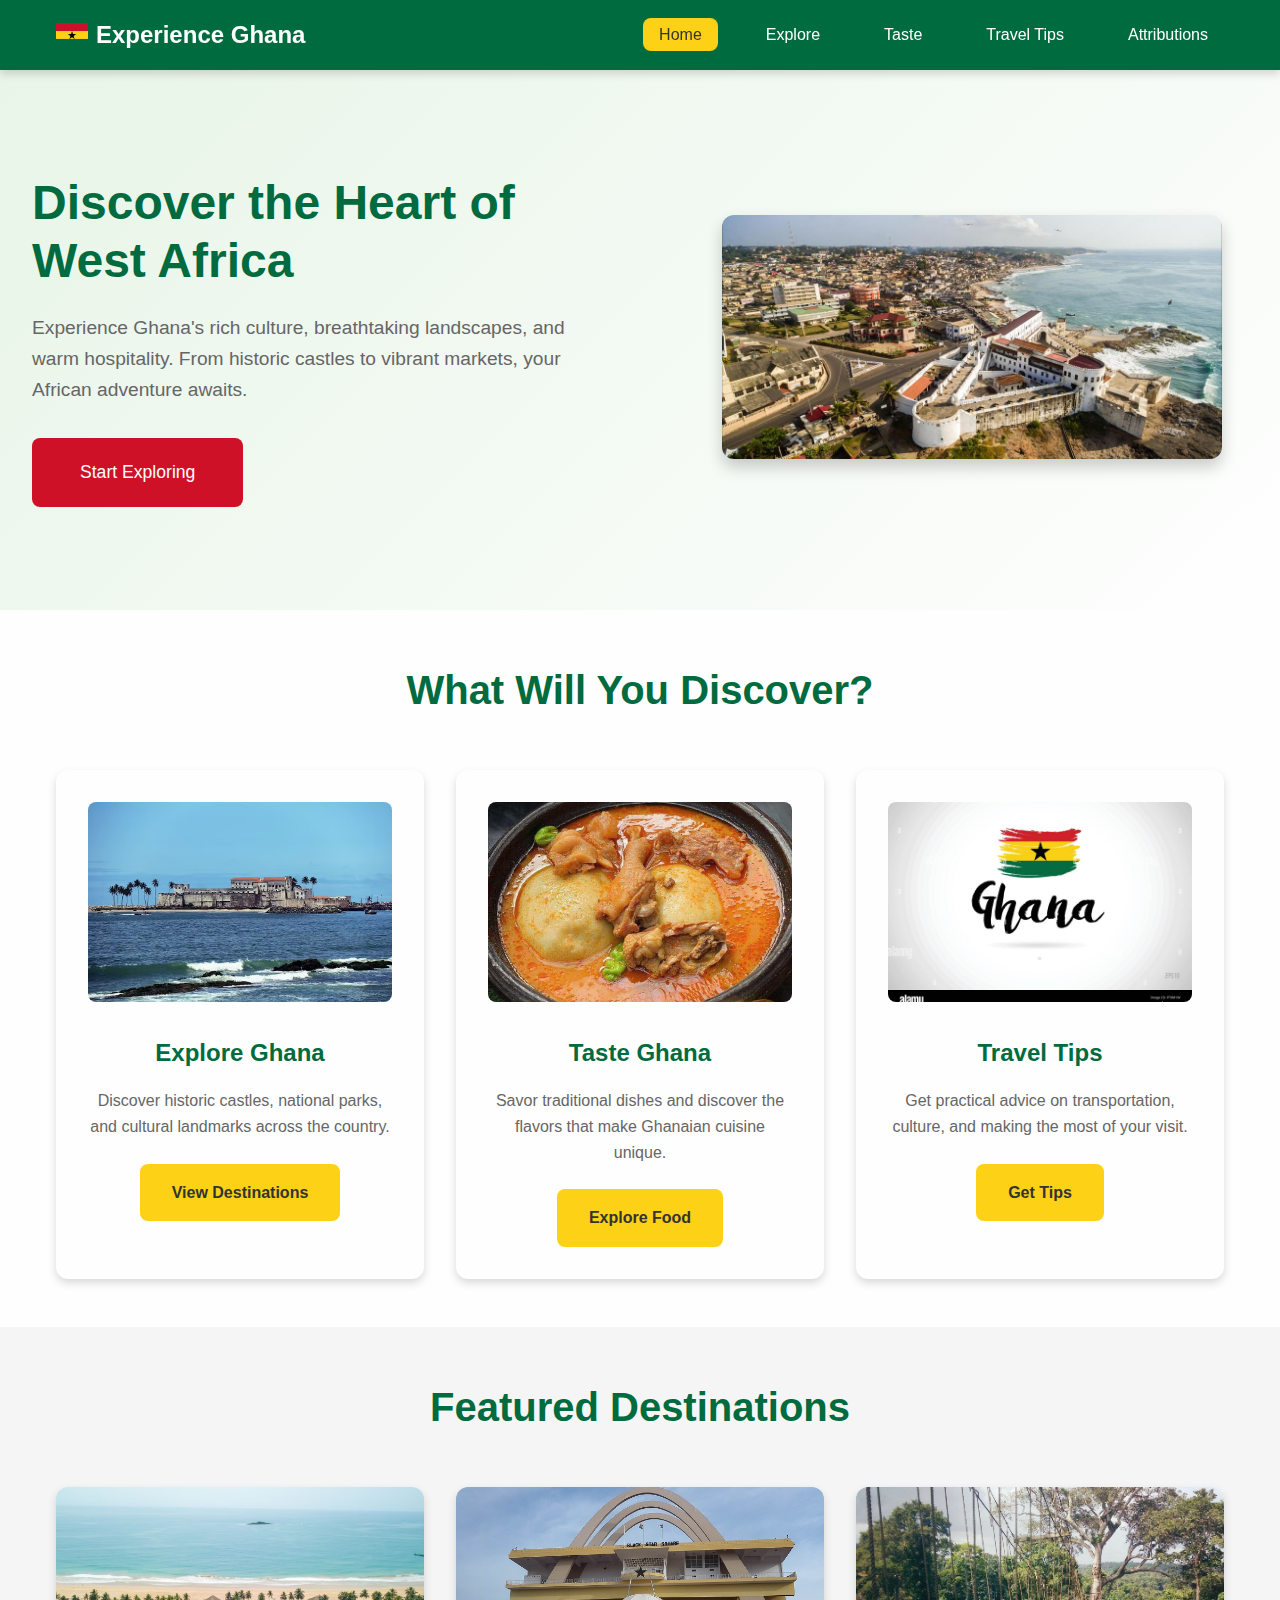
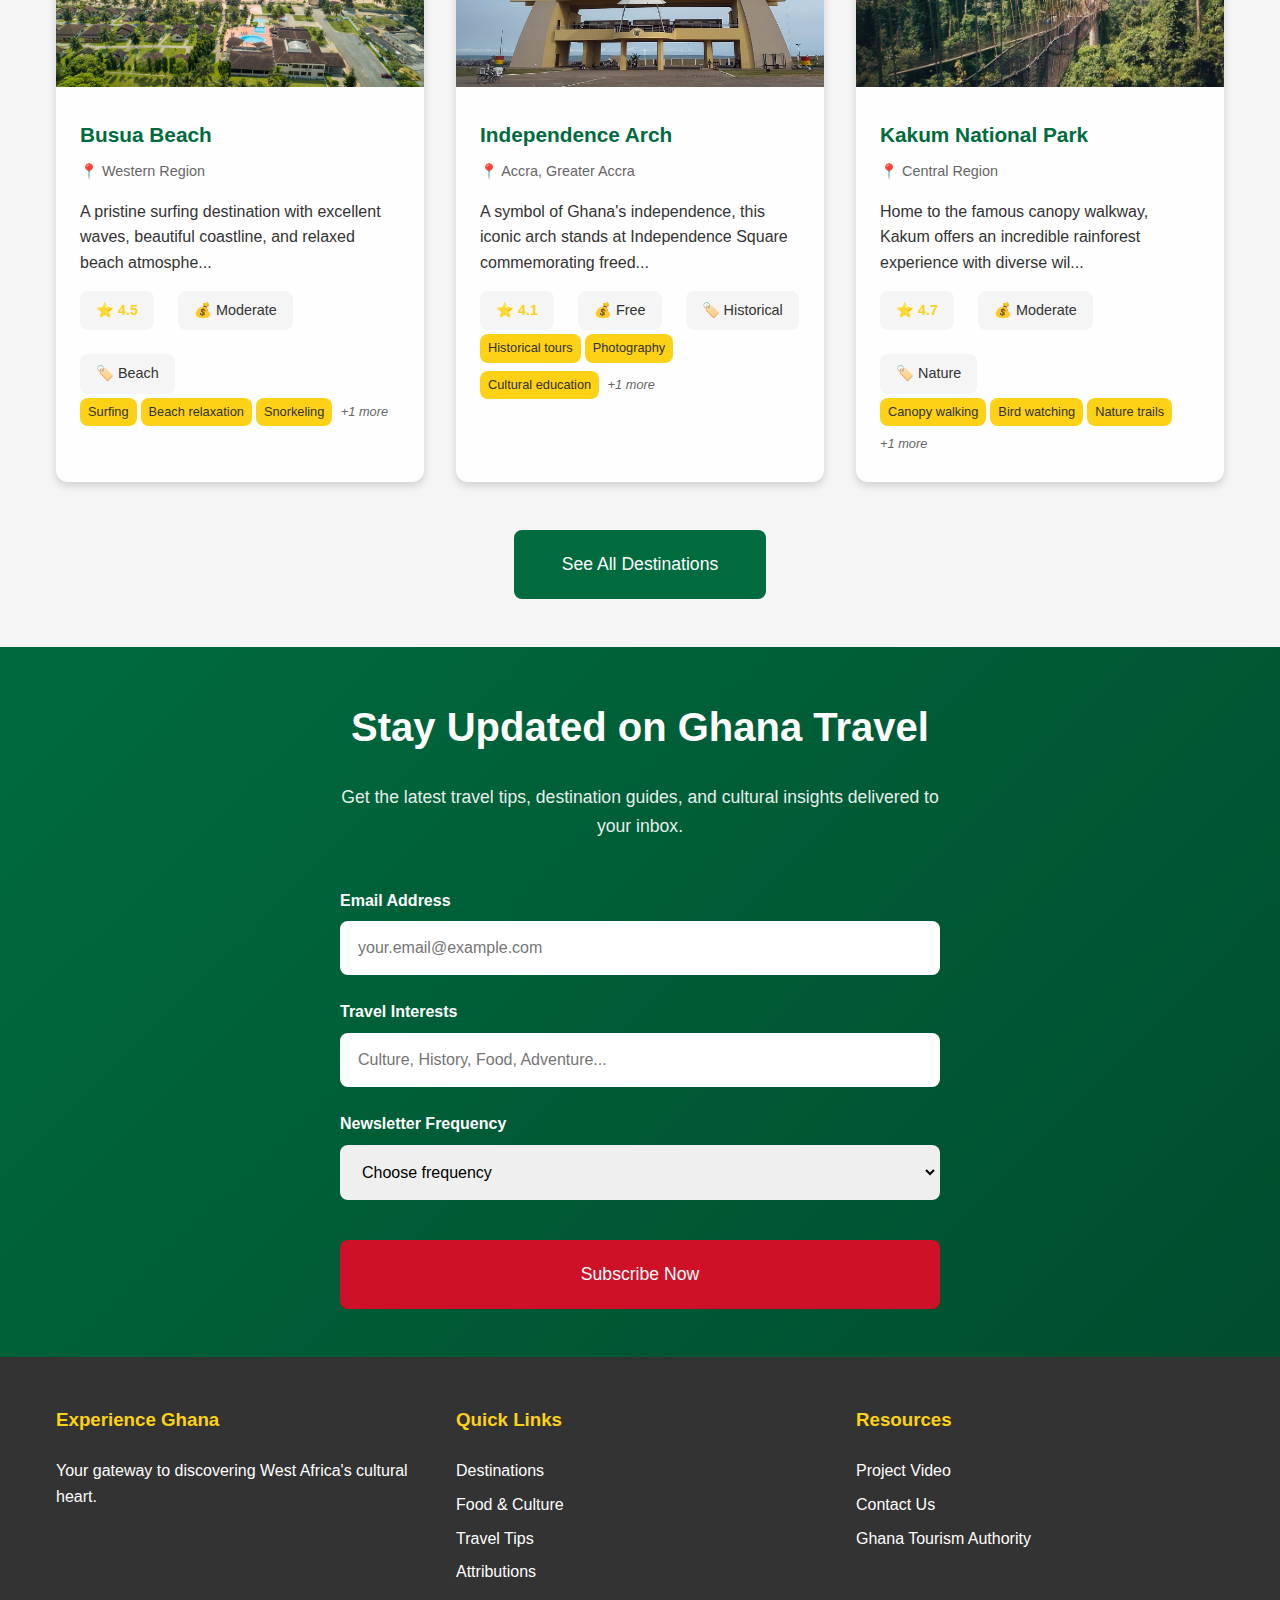
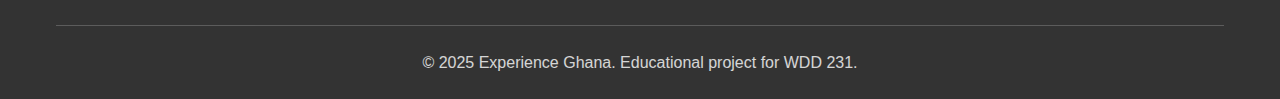
<file: Final/index.html>
<!DOCTYPE html>
<html lang="en">
<head>
    <meta charset="UTF-8">
    <meta name="viewport" content="width=device-width, initial-scale=1.0">
    <meta name="description" content="Discover Ghana's rich culture, stunning destinations, and delicious cuisine. Your complete guide to experiencing the heart of West Africa.">
    <meta name="author" content="Your Name">
    <meta name="keywords" content="Ghana travel, West Africa tourism, Ghana destinations, Ghanaian culture">
    
    <!-- Open Graph Meta Tags -->
    <meta property="og:title" content="Experience Ghana - Your Ultimate Travel Guide">
    <meta property="og:description" content="Discover Ghana's rich culture, stunning destinations, and delicious cuisine.">
    <meta property="og:type" content="website">
    <meta property="og:url" content="https://yourusername.github.io/wdd231/final/">
    <meta property="og:image" content="images/ghana-hero.jpg">
    
    <title>Experience Ghana - Your Ultimate Travel Guide</title>
    <link rel="icon" type="image/x-icon" href="./images/ghana-flag.png">
    <link rel="stylesheet" href="css/styles.css">
    <link rel="stylesheet" href="css/responsive.css"/>
</head>
<body>
    <header>
        <div class="header-container">
            <div class="logo">
                <img src="./images/ghana-flag.png" alt="Ghana Flag" class="logo-icon">
                <span class="logo-text">Experience Ghana</span>
            </div>
            <nav class="main-nav">
                <button class="hamburger" id="hamburger" aria-label="Menu toggle">
                    <span class="hamburger-line"></span>
                    <span class="hamburger-line"></span>
                    <span class="hamburger-line"></span>
                </button>
                <ul class="nav-menu" id="nav-menu">
                    <li><a href="index.html" class="nav-link active">Home</a></li>
                    <li><a href="explore.html" class="nav-link">Explore</a></li>
                    <li><a href="taste.html" class="nav-link">Taste</a></li>
                    <li><a href="travel-tips.html" class="nav-link">Travel Tips</a></li>
                   <li><a href="attributions.html" class="nav-link">Attributions</a></li>
                </ul>
            </nav>
        </div>
    </header>

    <main>
        <!-- Hero Section -->
        <section class="hero">
            <div class="hero-content">
                <h1>Discover the Heart of West Africa</h1>
                <p>Experience Ghana's rich culture, breathtaking landscapes, and warm hospitality. From historic castles to vibrant markets, your African adventure awaits.</p>
                <button class="cta-button" id="explore-btn">Start Exploring</button>
            </div>
            <div class="hero-image">
                <img src="./images/ghana-hero.jpg" alt="Beautiful Ghana landscape with traditional architecture" loading="eager">
            </div>
        </section>

        <!-- Quick Navigation Cards -->
        <section class="quick-nav">
            <div class="container">
                <h2>What Will You Discover?</h2>
                <div class="nav-cards">
                    <div class="nav-card" data-section="explore">
                        <img src="./images/destinations-icon.jpg" alt="Ghana destinations" loading="lazy">
                        <h3>Explore Ghana</h3>
                        <p>Discover historic castles, national parks, and cultural landmarks across the country.</p>
                        <a href="explore.html" class="card-link">View Destinations</a>
                    </div>
                    <div class="nav-card" data-section="taste">
                        <img src="images/food-icon.jpg" alt="Ghanaian cuisine" loading="lazy">
                        <h3>Taste Ghana</h3>
                        <p>Savor traditional dishes and discover the flavors that make Ghanaian cuisine unique.</p>
                        <a href="taste.html" class="card-link">Explore Food</a>
                    </div>
                    <div class="nav-card" data-section="tips">
                        <img src="images/tips-icon.jpg" alt="Travel tips" loading="lazy">
                        <h3>Travel Tips</h3>
                        <p>Get practical advice on transportation, culture, and making the most of your visit.</p>
                        <a href="travel-tips.html" class="card-link">Get Tips</a>
                    </div>
                </div>
            </div>
        </section>

        <!-- Featured Destinations Preview -->
        <section class="featured-preview">
            <div class="container">
                <h2>Featured Destinations</h2>
                <div class="destinations-preview" id="destinations-preview">
                    <!-- Content will be dynamically loaded -->
                </div>
                <button class="see-more-btn" onclick="window.location.href='explore.html'">See All Destinations</button>
            </div>
        </section>

        <!-- Newsletter Signup -->
        <section class="newsletter">
            <div class="container">
                <div class="newsletter-content">
                    <h2>Stay Updated on Ghana Travel</h2>
                    <p>Get the latest travel tips, destination guides, and cultural insights delivered to your inbox.</p>
                    <form action="form-action.html" method="get" class="newsletter-form" id="newsletter-form">
                        <div class="form-group">
                            <label for="email">Email Address</label>
                            <input type="email" id="email" name="email" required placeholder="your.email@example.com">
                        </div>
                        <div class="form-group">
                            <label for="interests">Travel Interests</label>
                            <input type="text" id="interests" name="interests" placeholder="Culture, History, Food, Adventure...">
                        </div>
                        <div class="form-group">
                            <label for="frequency">Newsletter Frequency</label>
                            <select id="frequency" name="frequency" required>
                                <option value="">Choose frequency</option>
                                <option value="weekly">Weekly Updates</option>
                                <option value="monthly">Monthly Newsletter</option>
                                <option value="quarterly">Quarterly Highlights</option>
                            </select>
                        </div>
                        <button type="submit" class="submit-btn">Subscribe Now</button>
                    </form>
                </div>
            </div>
        </section>
    </main>

    <!-- Modal for destination details -->
    <div id="destination-modal" class="modal" role="dialog" aria-labelledby="modal-title" aria-hidden="true">
        <div class="modal-content">
            <div class="modal-header">
                <h2 id="modal-title">Destination Details</h2>
                <button class="close-modal" id="close-modal" aria-label="Close modal">&times;</button>
            </div>
            <div class="modal-body" id="modal-body">
                <!-- Content will be dynamically inserted -->
            </div>
        </div>
    </div>

    <footer>
        <div class="container">
            <div class="footer-content">
                <div class="footer-section">
                    <h3>Experience Ghana</h3>
                    <p>Your gateway to discovering West Africa's cultural heart.</p>
                </div>
                <div class="footer-section">
                    <h3>Quick Links</h3>
                    <ul>
                        <li><a href="explore.html">Destinations</a></li>
                        <li><a href="taste.html">Food & Culture</a></li>
                        <li><a href="travel-tips.html">Travel Tips</a></li>
                        <li><a href="attributions.html">Attributions</a></li>
                    </ul>
                </div>
                <div class="footer-section">
                    <h3>Resources</h3>
                    <ul>
                        <li><a href="#" id="video-link">Project Video</a></li>
                        <li><a href="mailto:contact@experienceghana.com">Contact Us</a></li>
                        <li><a href="#" target="_blank">Ghana Tourism Authority</a></li>
                    </ul>
                </div>
            </div>
            <div class="footer-bottom">
                <p>&copy; 2025 Experience Ghana. Educational project for WDD 231.</p>
            </div>
        </div>
    </footer>

    <!-- JavaScript Modules -->
    <script type="module" src="./js/main.js"></script>
</body>
</html>
</file>
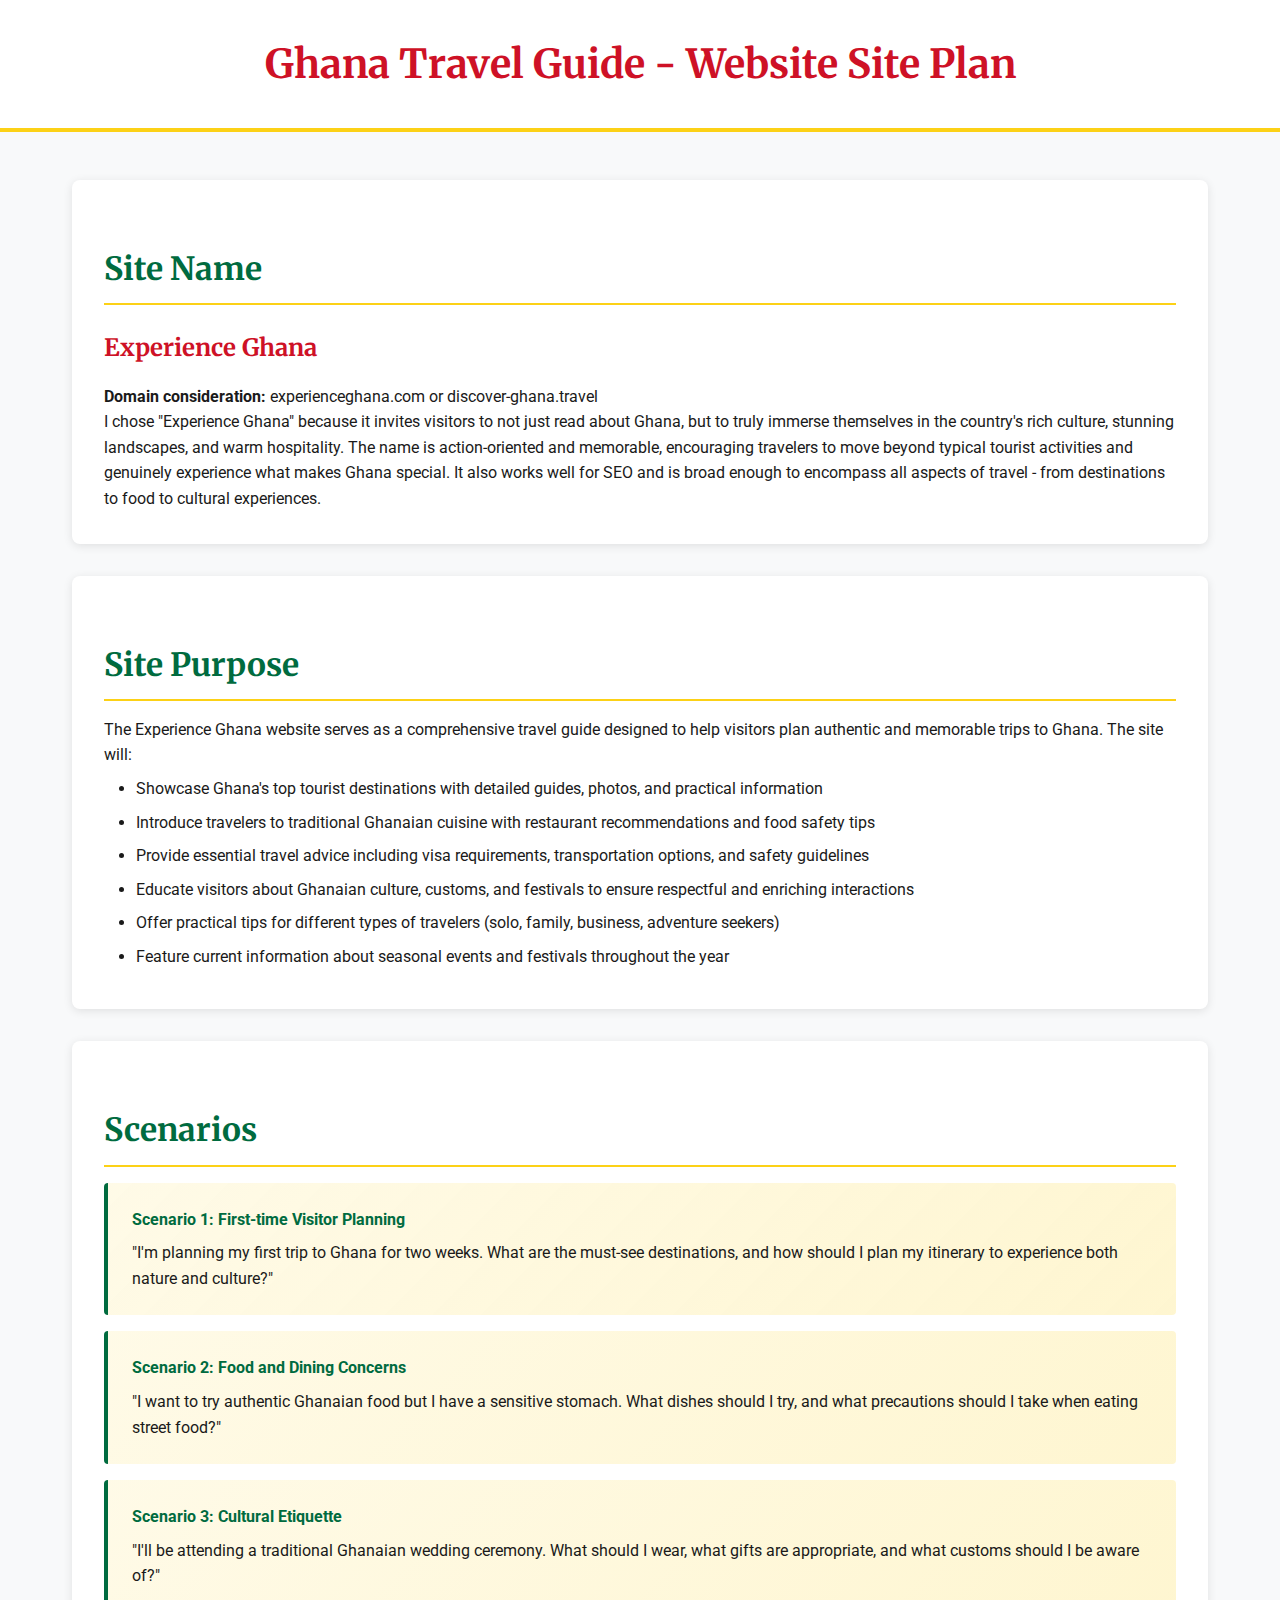
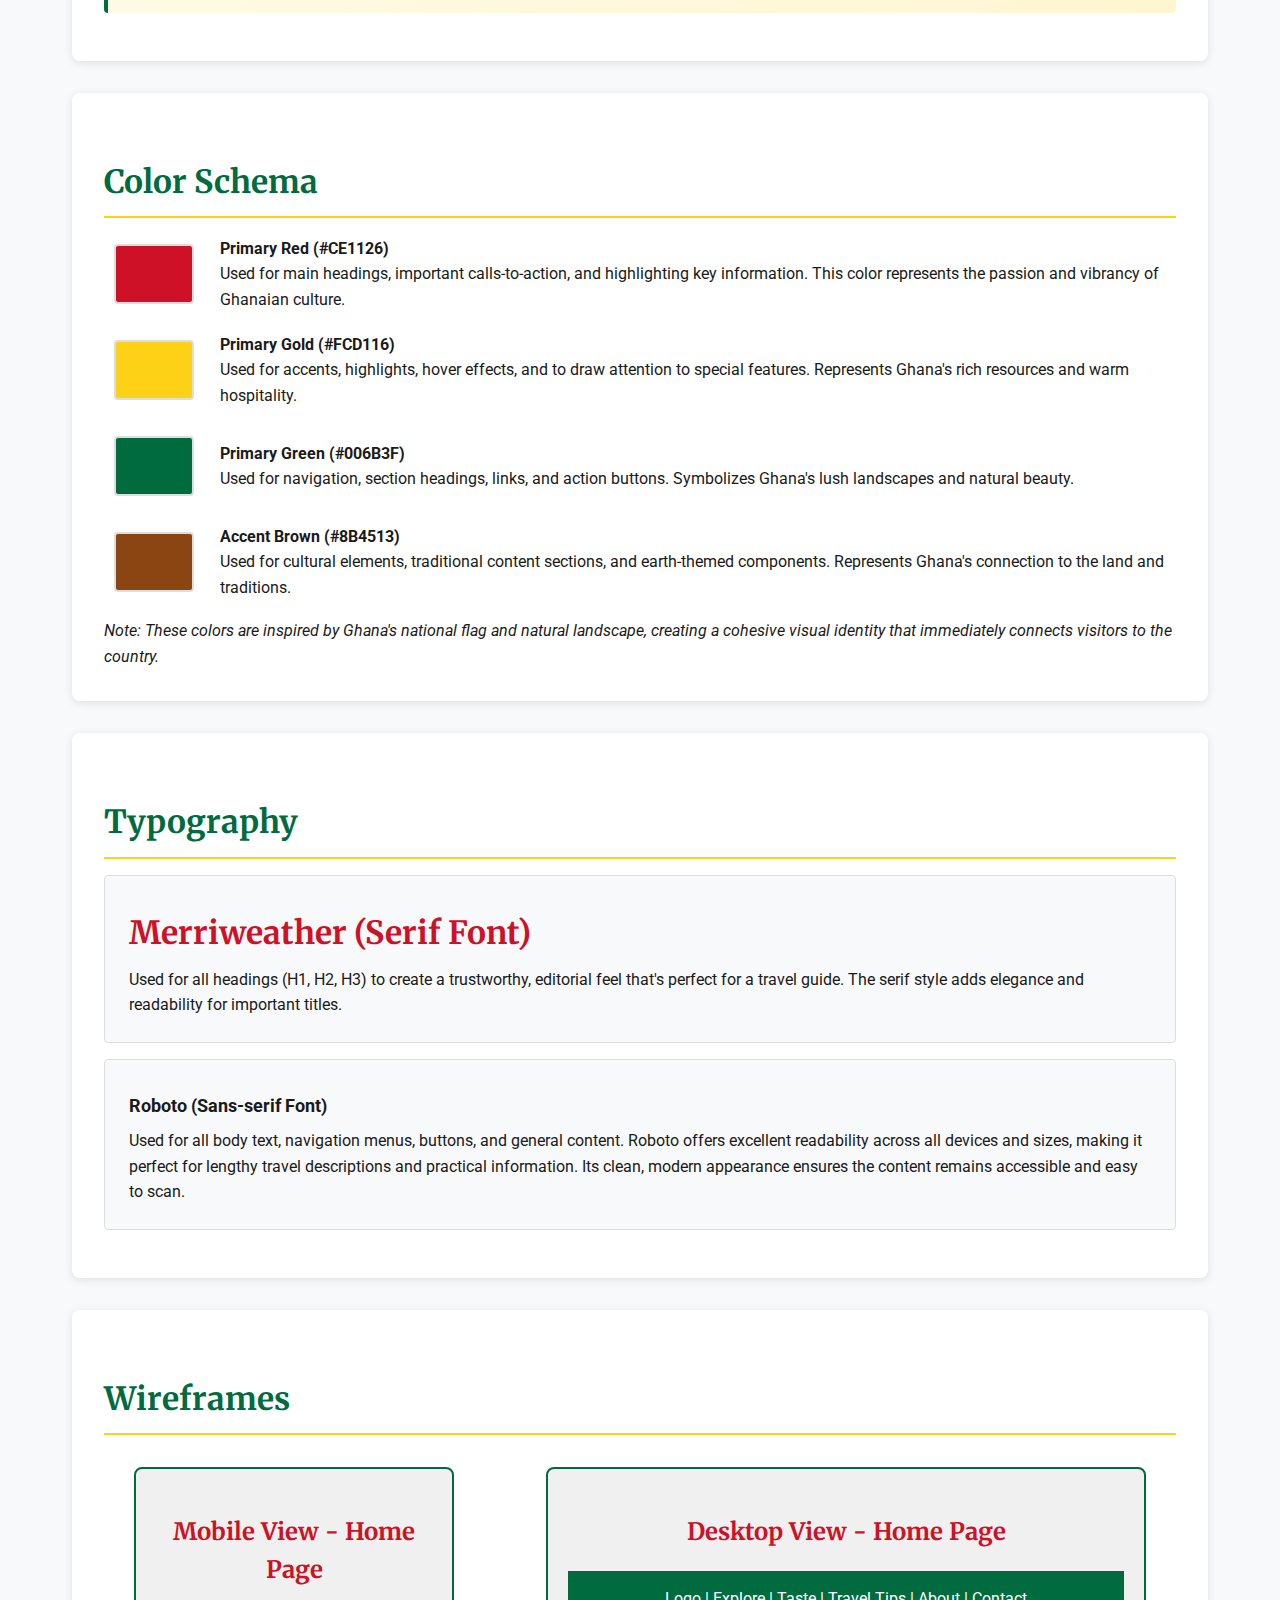
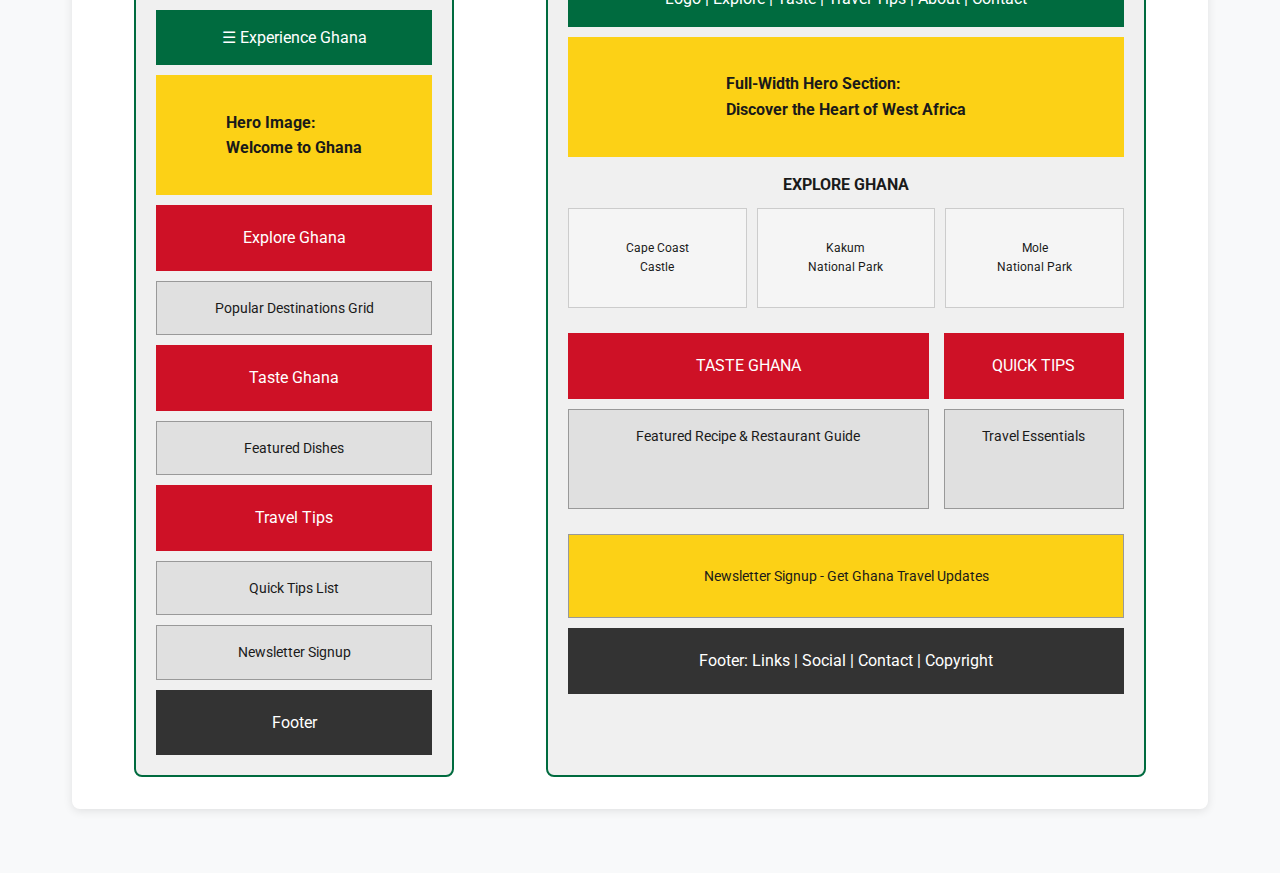
<file: siteplan.html>
<!DOCTYPE html>
<html lang="en">
<head>
    <meta charset="UTF-8">
    <meta name="viewport" content="width=device-width, initial-scale=1.0">
    <title>Ghana Travel Guide - Site Plan</title>
    <meta name="description" content="Site plan document for Ghana Travel Guide website">
    <meta name="author" content="Alliana Okaikai Tenadu">
    
    <!-- Google Fonts -->
    <link rel="preconnect" href="https://fonts.googleapis.com">
    <link rel="preconnect" href="https://fonts.gstatic.com" crossorigin>
    <link href="https://fonts.googleapis.com/css2?family=Merriweather:wght@300;700&family=Roboto:wght@400;500;700&display=swap" rel="stylesheet">
    
    <style>
        /* CSS Reset */
        * {
            margin: 0;
            padding: 0;
            box-sizing: border-box;
        }

        /* Color Schema Variables - Using Ghana's flag colors plus complementary colors */
        :root {
            --primary-red: #CE1126;      /* Ghana flag red - for headings and important elements */
            --primary-gold: #FCD116;     /* Ghana flag gold/yellow - for accents and highlights */
            --primary-green: #006B3F;    /* Ghana flag green - for navigation and CTAs */
            --dark-text: #1A1A1A;        /* Near black for body text */
            --light-bg: #F8F9FA;         /* Light gray background */
            --white: #FFFFFF;
            --accent-brown: #8B4513;     /* Earthy brown for cultural elements */
        }

        /* Typography - Using selected fonts */
        body {
            font-family: 'Roboto', sans-serif;
            font-size: 16px;
            line-height: 1.6;
            color: var(--dark-text);
            background-color: var(--light-bg);
        }

        h1, h2, h3 {
            font-family: 'Merriweather', serif;
            font-weight: 700;
            margin-bottom: 1rem;
        }

        h1 {
            color: var(--primary-red);
            font-size: 2.5rem;
            text-align: center;
            padding: 2rem 0;
            background-color: var(--white);
            border-bottom: 4px solid var(--primary-gold);
        }

        h2 {
            color: var(--primary-green);
            font-size: 2rem;
            margin-top: 2rem;
            border-bottom: 2px solid var(--primary-gold);
            padding-bottom: 0.5rem;
        }

        h3 {
            color: var(--primary-red);
            font-size: 1.5rem;
            margin-top: 1.5rem;
        }

        /* Container and Layout */
        .container {
            max-width: 1200px;
            margin: 0 auto;
            padding: 2rem;
        }

        .section {
            background-color: var(--white);
            padding: 2rem;
            margin-bottom: 2rem;
            border-radius: 8px;
            box-shadow: 0 2px 10px rgba(0, 0, 0, 0.1);
        }

        /* Specific Sections Styling */
        .color-box {
            display: inline-block;
            width: 80px;
            height: 60px;
            margin: 10px;
            border: 2px solid #ddd;
            border-radius: 4px;
            vertical-align: middle;
        }

        .color-item {
            display: flex;
            align-items: center;
            margin: 1rem 0;
        }

        .color-description {
            margin-left: 1rem;
            flex: 1;
        }

        .scenario {
            background-color: var(--primary-gold);
            background: linear-gradient(135deg, rgba(252, 209, 22, 0.1) 0%, rgba(252, 209, 22, 0.2) 100%);
            padding: 1.5rem;
            margin: 1rem 0;
            border-left: 4px solid var(--primary-green);
            border-radius: 4px;
        }

        .scenario strong {
            color: var(--primary-green);
            display: block;
            margin-bottom: 0.5rem;
        }

        .typography-example {
            background-color: var(--light-bg);
            padding: 1.5rem;
            margin: 1rem 0;
            border-radius: 4px;
            border: 1px solid #ddd;
        }

        .font-showcase {
            margin: 0.5rem 0;
        }

        /* Wireframe Styles */
        .wireframe-container {
            display: flex;
            justify-content: space-around;
            flex-wrap: wrap;
            gap: 2rem;
            margin-top: 2rem;
        }

        .wireframe {
            background-color: #f0f0f0;
            border: 2px solid var(--primary-green);
            padding: 20px;
            border-radius: 8px;
        }

        .mobile-wireframe {
            width: 320px;
        }

        .desktop-wireframe {
            width: 600px;
        }

        .wire-element {
            background-color: #e0e0e0;
            margin: 10px 0;
            padding: 15px;
            text-align: center;
            border: 1px solid #999;
            font-size: 14px;
        }

        .wire-nav {
            background-color: var(--primary-green);
            color: var(--white);
            padding: 15px;
            text-align: center;
            margin-bottom: 10px;
        }

        .wire-hero {
            background-color: var(--primary-gold);
            height: 120px;
            display: flex;
            align-items: center;
            justify-content: center;
            margin-bottom: 10px;
            font-weight: bold;
        }

        .wire-section {
            background-color: var(--primary-red);
            color: var(--white);
            padding: 20px;
            margin: 10px 0;
            text-align: center;
        }

        .wire-grid {
            display: grid;
            grid-template-columns: repeat(3, 1fr);
            gap: 10px;
            margin: 10px 0;
        }

        .wire-grid-item {
            background-color: #f5f5f5;
            padding: 30px 10px;
            text-align: center;
            border: 1px solid #ccc;
            font-size: 12px;
        }

        .wire-footer {
            background-color: #333;
            color: var(--white);
            padding: 20px;
            text-align: center;
            margin-top: 10px;
        }

        /* Lists */
        ul {
            margin-left: 2rem;
            margin-top: 0.5rem;
        }

        li {
            margin-bottom: 0.5rem;
        }

        /* Links */
        a {
            color: var(--primary-green);
            text-decoration: none;
        }

        a:hover {
            color: var(--primary-red);
            text-decoration: underline;
        }

        /* Responsive */
        @media (max-width: 768px) {
            h1 {
                font-size: 2rem;
            }

            h2 {
                font-size: 1.75rem;
            }

            .container {
                padding: 1rem;
            }

            .section {
                padding: 1.5rem;
            }

            .wireframe-container {
                flex-direction: column;
                align-items: center;
            }

            .desktop-wireframe {
                width: 100%;
                max-width: 400px;
            }
        }
    </style>
</head>
<body>
    <h1>Ghana Travel Guide - Website Site Plan</h1>

    <div class="container">
        <section class="section">
            <h2>Site Name</h2>
            <h3>Experience Ghana</h3>
            <p><strong>Domain consideration:</strong> experienceghana.com or discover-ghana.travel</p>
            <p>I chose "Experience Ghana" because it invites visitors to not just read about Ghana, but to truly immerse themselves in the country's rich culture, stunning landscapes, and warm hospitality. The name is action-oriented and memorable, encouraging travelers to move beyond typical tourist activities and genuinely experience what makes Ghana special. It also works well for SEO and is broad enough to encompass all aspects of travel - from destinations to food to cultural experiences.</p>
        </section>

        <section class="section">
            <h2>Site Purpose</h2>
            <p>The Experience Ghana website serves as a comprehensive travel guide designed to help visitors plan authentic and memorable trips to Ghana. The site will:</p>
            <ul>
                <li>Showcase Ghana's top tourist destinations with detailed guides, photos, and practical information</li>
                <li>Introduce travelers to traditional Ghanaian cuisine with restaurant recommendations and food safety tips</li>
                <li>Provide essential travel advice including visa requirements, transportation options, and safety guidelines</li>
                <li>Educate visitors about Ghanaian culture, customs, and festivals to ensure respectful and enriching interactions</li>
                <li>Offer practical tips for different types of travelers (solo, family, business, adventure seekers)</li>
                <li>Feature current information about seasonal events and festivals throughout the year</li>
            </ul>
        </section>

        <section class="section">
            <h2>Scenarios</h2>
            <div class="scenario">
                <strong>Scenario 1: First-time Visitor Planning</strong>
                "I'm planning my first trip to Ghana for two weeks. What are the must-see destinations, and how should I plan my itinerary to experience both nature and culture?"
            </div>
            <div class="scenario">
                <strong>Scenario 2: Food and Dining Concerns</strong>
                "I want to try authentic Ghanaian food but I have a sensitive stomach. What dishes should I try, and what precautions should I take when eating street food?"
            </div>
            <div class="scenario">
                <strong>Scenario 3: Cultural Etiquette</strong>
                "I'll be attending a traditional Ghanaian wedding ceremony. What should I wear, what gifts are appropriate, and what customs should I be aware of?"
            </div>
        </section>

        <section class="section">
            <h2>Color Schema</h2>
            <div class="color-item">
                <div class="color-box" style="background-color: #CE1126;"></div>
                <div class="color-description">
                    <strong>Primary Red (#CE1126)</strong><br>
                    Used for main headings, important calls-to-action, and highlighting key information. This color represents the passion and vibrancy of Ghanaian culture.
                </div>
            </div>
            <div class="color-item">
                <div class="color-box" style="background-color: #FCD116;"></div>
                <div class="color-description">
                    <strong>Primary Gold (#FCD116)</strong><br>
                    Used for accents, highlights, hover effects, and to draw attention to special features. Represents Ghana's rich resources and warm hospitality.
                </div>
            </div>
            <div class="color-item">
                <div class="color-box" style="background-color: #006B3F;"></div>
                <div class="color-description">
                    <strong>Primary Green (#006B3F)</strong><br>
                    Used for navigation, section headings, links, and action buttons. Symbolizes Ghana's lush landscapes and natural beauty.
                </div>
            </div>
            <div class="color-item">
                <div class="color-box" style="background-color: #8B4513;"></div>
                <div class="color-description">
                    <strong>Accent Brown (#8B4513)</strong><br>
                    Used for cultural elements, traditional content sections, and earth-themed components. Represents Ghana's connection to the land and traditions.
                </div>
            </div>
            <p style="margin-top: 1rem;"><em>Note: These colors are inspired by Ghana's national flag and natural landscape, creating a cohesive visual identity that immediately connects visitors to the country.</em></p>
        </section>

        <section class="section">
            <h2>Typography</h2>
            <div class="typography-example">
                <h3 class="font-showcase" style="font-family: 'Merriweather', serif; font-size: 2rem;">Merriweather (Serif Font)</h3>
                <p>Used for all headings (H1, H2, H3) to create a trustworthy, editorial feel that's perfect for a travel guide. The serif style adds elegance and readability for important titles.</p>
            </div>
            <div class="typography-example">
                <p class="font-showcase" style="font-family: 'Roboto', sans-serif; font-size: 1.1rem;"><strong>Roboto (Sans-serif Font)</strong></p>
                <p style="font-family: 'Roboto', sans-serif;">Used for all body text, navigation menus, buttons, and general content. Roboto offers excellent readability across all devices and sizes, making it perfect for lengthy travel descriptions and practical information. Its clean, modern appearance ensures the content remains accessible and easy to scan.</p>
            </div>
        </section>

        <section class="section">
            <h2>Wireframes</h2>
            <div class="wireframe-container">
                <!-- Mobile Wireframe -->
                <div class="wireframe mobile-wireframe">
                    <h3 style="text-align: center; margin-bottom: 20px;">Mobile View - Home Page</h3>
                    <div class="wire-nav">☰ Experience Ghana</div>
                    <div class="wire-hero">Hero Image:<br>Welcome to Ghana</div>
                    <div class="wire-section">Explore Ghana</div>
                    <div class="wire-element">Popular Destinations Grid</div>
                    <div class="wire-section">Taste Ghana</div>
                    <div class="wire-element">Featured Dishes</div>
                    <div class="wire-section">Travel Tips</div>
                    <div class="wire-element">Quick Tips List</div>
                    <div class="wire-element">Newsletter Signup</div>
                    <div class="wire-footer">Footer</div>
                </div>

                <!-- Desktop Wireframe -->
                <div class="wireframe desktop-wireframe">
                    <h3 style="text-align: center; margin-bottom: 20px;">Desktop View - Home Page</h3>
                    <div class="wire-nav">Logo | Explore | Taste | Travel Tips | About | Contact</div>
                    <div class="wire-hero">Full-Width Hero Section:<br>Discover the Heart of West Africa</div>
                    
                    <div style="margin: 15px 0;">
                        <div style="text-align: center; font-weight: bold; margin-bottom: 10px;">EXPLORE GHANA</div>
                        <div class="wire-grid">
                            <div class="wire-grid-item">Cape Coast<br>Castle</div>
                            <div class="wire-grid-item">Kakum<br>National Park</div>
                            <div class="wire-grid-item">Mole<br>National Park</div>
                        </div>
                    </div>

                    <div style="display: flex; gap: 15px; margin: 15px 0;">
                        <div style="flex: 2;">
                            <div class="wire-section">TASTE GHANA</div>
                            <div class="wire-element" style="height: 100px;">Featured Recipe & Restaurant Guide</div>
                        </div>
                        <div style="flex: 1;">
                            <div class="wire-section">QUICK TIPS</div>
                            <div class="wire-element" style="height: 100px;">Travel Essentials</div>
                        </div>
                    </div>

                    <div class="wire-element" style="background-color: var(--primary-gold); padding: 30px;">
                        Newsletter Signup - Get Ghana Travel Updates
                    </div>
                    
                    <div class="wire-footer">Footer: Links | Social | Contact | Copyright</div>
                </div>
            </div>
        </section>
    </div>
</body>
</html>
</file>
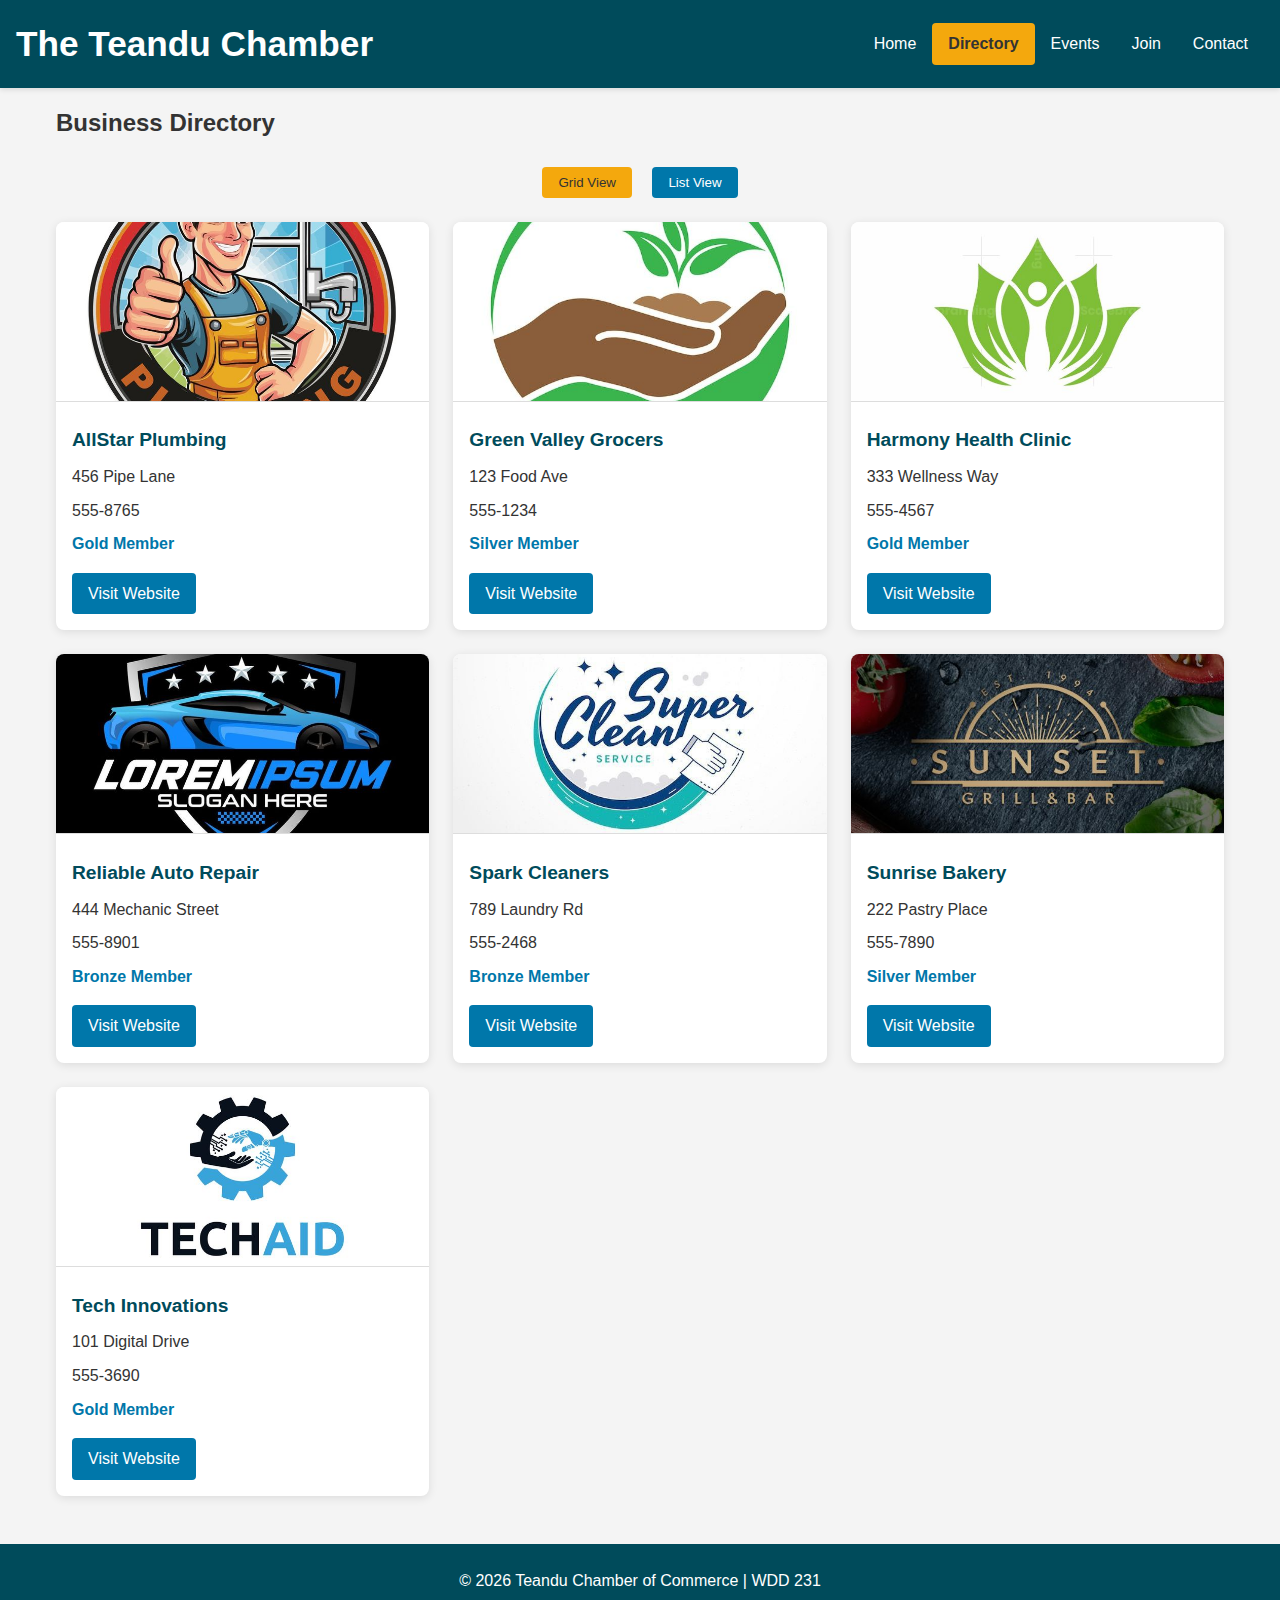
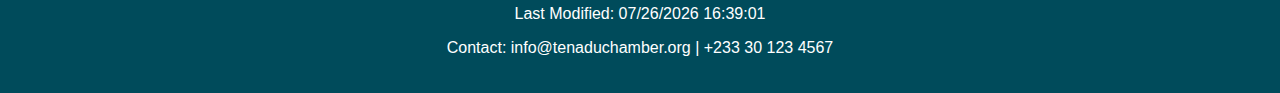
<file: chamber/directory.html>
<!DOCTYPE html>
<html lang="en">
<head>
  <meta charset="UTF-8">
  <meta name="viewport" content="width=device-width, initial-scale=1.0">
  <meta name="description" content="Teandu Chamber of Commerce Directory Page - Browse our member businesses">
  <meta name="author" content="Alliana O. Tenadu">
  
  <!-- Open Graph Meta Tags -->
  <meta property="og:title" content="Teandu Chamber of Commerce Directory">
  <meta property="og:description" content="Browse local businesses and organizations that are members of the Teandu Chamber of Commerce">
  <meta property="og:image" content="images/teandu-chamber-logo.jpg">
  <meta property="og:url" content="https://your-github-username.github.io/wdd231/chamber/directory.html">
  <meta property="og:type" content="website">
  
  <title>Teandu Chamber of Commerce Directory</title>
  
  <!-- Favicon -->
  <link rel="icon" href="images/favicon (1).ico" type="image/x-icon">
  <link rel="shortcut icon" href="images/favicon (1).ico" type="image/x-icon">
  
  <!-- Stylesheets -->
  <link rel="stylesheet" href="css/styles.css">
  
  <style>
    /* Inline critical error and loading styles */
    .loading { text-align: center; padding: 2rem; color: #666; }
    .error { background-color: #ffdddd; color: #d33; padding: 1rem; border-radius: 8px; text-align: center; margin: 1rem 0; }
  </style>
  
  <!-- No JavaScript Fallback -->
  <script>document.documentElement.classList.remove("js-disabled");</script>
</head>
<body class="js-disabled">
  <header>
    <h1>The Teandu Chamber</h1>
    <nav>
      <button id="menu-toggle" aria-label="Toggle navigation menu">☰ Menu</button>
      <ul id="nav-links">
        <li><a href="index.html">Home</a></li>
        <li><a href="directory.html" class="active">Directory</a></li>
        <li><a href="events.html">Events</a></li>
        <li><a href="join.html">Join</a></li>
        <li><a href="contact.html">Contact</a></li>
      </ul>
    </nav>
  </header>

  <main>
    <h2>Business Directory</h2>
    
    <div class="view-toggle">
      <button id="grid" class="active" aria-label="Switch to grid view">Grid View</button>
      <button id="list" aria-label="Switch to list view">List View</button>
    </div>
    
    
    
    <div id="directory" class="grid">
      <!-- Member cards will be added here via JavaScript -->
      <p class="loading">Loading directory data...</p>
    </div>
  </main>

  <footer>
    <p>&copy; <span id="year"></span> Teandu Chamber of Commerce | WDD 231</p>
    <p><span id="lastModified"></span></p>
    <p>Contact: info@tenaduchamber.org | +233 30 123 4567</p>
  </footer>

  <!-- Place members.json in the root for easier access -->
  <script>
    // Create a debug log function
    function log(message) {
      console.log(`[Directory] ${message}`);
    }
    
    // Check if directory element exists
    window.addEventListener('DOMContentLoaded', function() {
      if (!document.getElementById('directory')) {
        console.error('Critical error: #directory element not found in HTML');
      }
      log('Page loaded, directory element check complete');
    });
  </script>
  
  <!-- Load scripts in the correct order, with script.js first -->
  <script src="js/script.js" defer></script>
  <script src="js/members.js" defer></script>
</body>
</html>
</file>
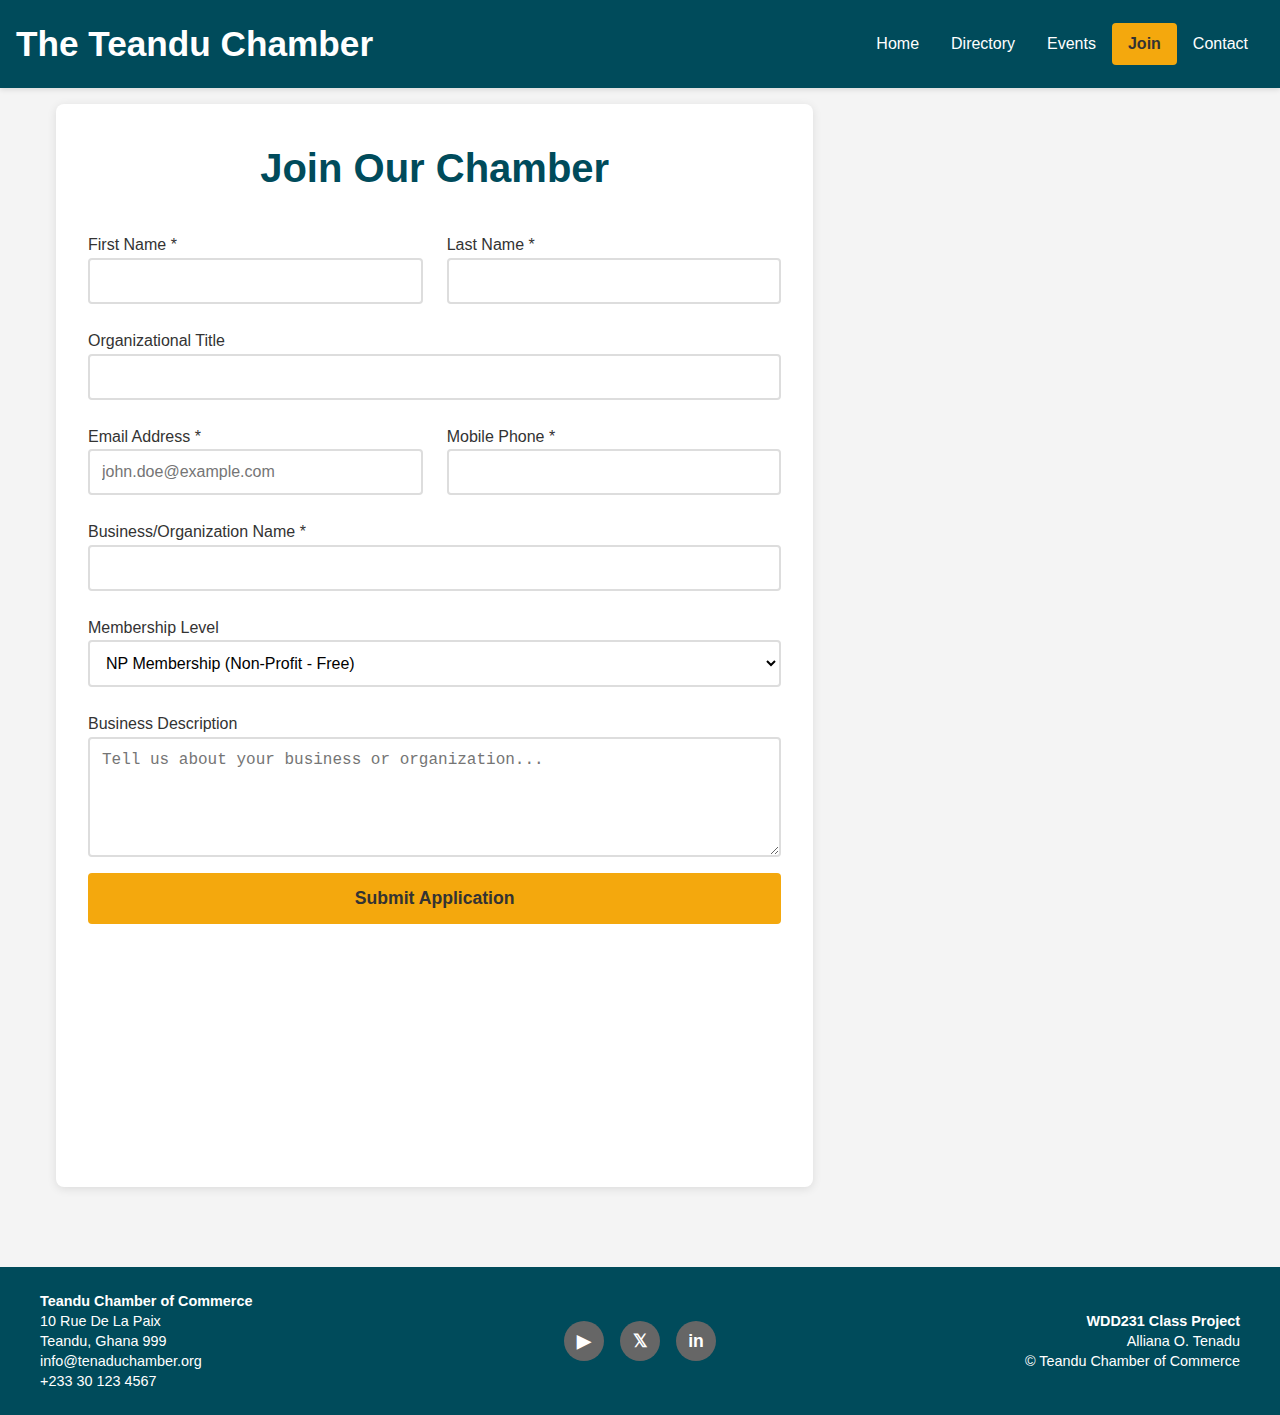
<file: chamber/join.html>
<!DOCTYPE html>
<html lang="en">
<head>
    <meta charset="UTF-8">
    <meta name="viewport" content="width=device-width, initial-scale=1.0">
    <meta name="description" content="Join the Teandu Chamber of Commerce - Supporting local businesses and fostering economic growth in our community">
    <meta name="author" content="Alliana O. Tenadu">
    
    <!-- Open Graph Meta Tags -->
    <meta property="og:title" content="Join Teandu Chamber of Commerce">
    <meta property="og:description" content="Join the Teandu Chamber of Commerce and connect with local businesses, access resources, and grow your business">
    <meta property="og:image" content="images/teandu-chamber-logo.jpg">
    <meta property="og:url" content="https://your-github-username.github.io/wdd231/chamber/join.html">
    <meta property="og:type" content="website">
    
    <title>Join Our Chamber - Teandu Chamber of Commerce</title>
    
    <!-- Favicon -->
    <link rel="icon" href="images/favicon.ico" type="image/x-icon">
    <link rel="shortcut icon" href="images/favicon.ico" type="image/x-icon">
    
    <!-- Stylesheets -->
    <link rel="stylesheet" href="css/styles.css">
    <link rel="stylesheet" href="css/join.css">
</head>
<body>
    <header>
        <h1>The Teandu Chamber</h1>
        <nav>
            <button id="menu-toggle" aria-label="Toggle navigation menu">☰ Menu</button>
            <ul id="nav-links">
                <li><a href="index.html">Home</a></li>
                <li><a href="directory.html">Directory</a></li>
                <li><a href="events.html">Events</a></li>
                <li><a href="join.html" class="active">Join</a></li>
                <li><a href="contact.html">Contact</a></li>
            </ul>
        </nav>
    </header>

    <main>
        <div class="main-content">
            <div class="form-section">
                <h1>Join Our Chamber</h1>
                <form method="get" action="thankyou.html" id="membershipForm">
                    <div class="form-grid">
                        <label class="form-group">
                            First Name *
                            <input type="text" name="firstName" title="First Name" required autocomplete="given-name">
                        </label>

                        <label class="form-group">
                            Last Name *
                            <input type="text" name="lastName" title="Last Name" required autocomplete="family-name">
                        </label>

                        <label class="form-group full-width">
                            Organizational Title
                            <input type="text" name="orgTitle" title="Organizational Title" autocomplete="organization-title" pattern="[A-Za-z\s\-]{7,}" title="Please enter at least 7 characters using only letters, spaces, and hyphens">
                        </label>

                        <label class="form-group">
                            Email Address *
                            <input type="email" name="email" title="Email Address" required autocomplete="email" placeholder="john.doe@example.com">
                        </label>

                        <label class="form-group">
                            Mobile Phone *
                            <input type="tel" name="phone" title="Mobile Phone" required autocomplete="tel">
                        </label>

                        <label class="form-group full-width">
                            Business/Organization Name *
                            <input type="text" name="businessName" title="Business Name" required autocomplete="organization">
                        </label>

                        <label class="form-group full-width">
                            Membership Level
                            <select name="membershipLevel" title="Membership Level">
                                <option value="np">NP Membership (Non-Profit - Free)</option>
                                <option value="bronze">Bronze Membership</option>
                                <option value="silver">Silver Membership</option>
                                <option value="gold">Gold Membership</option>
                            </select>
                        </label>

                        <label class="form-group full-width">
                            Business Description
                            <textarea name="businessDescription" title="Business Description" placeholder="Tell us about your business or organization..."></textarea>
                        </label>

                        <input type="hidden" name="timestamp" id="timestamp">
                    </div>

                    <input type="submit" value="Submit Application" class="submit-btn">
                </form>
            </div>

            <div class="membership-section">
                <div class="membership-cards">
                    <div class="membership-card">
                        <h3>NP Membership</h3>
                        <div class="price">FREE</div>
                        <p>Perfect for non-profit organizations</p>
                        <button class="learn-more-btn" onclick="openModal('npModal')">Learn More</button>
                    </div>

                    <div class="membership-card">
                        <h3>Bronze</h3>
                        <div class="price">$200/year</div>
                        <p>Great for small businesses</p>
                        <button class="learn-more-btn" onclick="openModal('bronzeModal')">Learn More</button>
                    </div>

                    <div class="membership-card">
                        <h3>Silver</h3>
                        <div class="price">$400/year</div>
                        <p>Enhanced benefits for growing companies</p>
                        <button class="learn-more-btn" onclick="openModal('silverModal')">Learn More</button>
                    </div>

                    <div class="membership-card">
                        <h3>Gold</h3>
                        <div class="price">$750/year</div>
                        <p>Premium membership with maximum benefits</p>
                        <button class="learn-more-btn" onclick="openModal('goldModal')">Learn More</button>
                    </div>
                </div>
            </div>
        </div>

        <!-- Modals -->
        <div id="npModal" class="modal">
            <div class="modal-content">
                <span class="close" onclick="closeModal('npModal')">&times;</span>
                <h2>NP Membership Benefits</h2>
                <ul class="benefits-list">
                    <li>Free membership for qualified non-profits</li>
                    <li>Access to networking events</li>
                    <li>Monthly newsletter</li>
                    <li>Business directory listing</li>
                    <li>Community event announcements</li>
                </ul>
            </div>
        </div>

        <div id="bronzeModal" class="modal">
            <div class="modal-content">
                <span class="close" onclick="closeModal('bronzeModal')">&times;</span>
                <h2>Bronze Membership Benefits</h2>
                <ul class="benefits-list">
                    <li>All NP Membership benefits</li>
                    <li>Quarterly business training workshops</li>
                    <li>20% discount on chamber events</li>
                    <li>Social media promotion opportunities</li>
                    <li>Member referral program</li>
                    <li>Access to member directory</li>
                </ul>
            </div>
        </div>

        <div id="silverModal" class="modal">
            <div class="modal-content">
                <span class="close" onclick="closeModal('silverModal')">&times;</span>
                <h2>Silver Membership Benefits</h2>
                <ul class="benefits-list">
                    <li>All Bronze Membership benefits</li>
                    <li>Featured business spotlight on website</li>
                    <li>40% discount on chamber events</li>
                    <li>Monthly featured social media posts</li>
                    <li>Priority event registration</li>
                    <li>Exclusive member-only networking events</li>
                    <li>Business development consultations</li>
                </ul>
            </div>
        </div>

        <div id="goldModal" class="modal">
            <div class="modal-content">
                <span class="close" onclick="closeModal('goldModal')">&times;</span>
                <h2>Gold Membership Benefits</h2>
                <ul class="benefits-list">
                    <li>All Silver Membership benefits</li>
                    <li>Premium website banner advertising</li>
                    <li>50% discount on all chamber events</li>
                    <li>Weekly featured social media promotion</li>
                    <li>Exclusive VIP networking events</li>
                    <li>One-on-one business mentoring sessions</li>
                    <li>Speaking opportunities at chamber events</li>
                    <li>Priority consideration for partnership opportunities</li>
                </ul>
            </div>
        </div>
    </main>

    <footer>
        <div class="footer-content">
            <div class="footer-left">
                <div class="chamber-info">
                    <strong>Teandu Chamber of Commerce</strong><br>
                    10 Rue De La Paix<br>
                    Teandu, Ghana 999<br>
                    info@tenaduchamber.org<br>
                    +233 30 123 4567
                </div>
            </div>
            
            <div class="footer-center">
                <div class="social-icons">
                    <a href="#" aria-label="YouTube" class="social-icon youtube">
                        <span class="icon">▶</span>
                    </a>
                    <a href="#" aria-label="Twitter" class="social-icon twitter">
                        <span class="icon">𝕏</span>
                    </a>
                    <a href="#" aria-label="LinkedIn" class="social-icon linkedin">
                        <span class="icon">in</span>
                    </a>
                </div>
            </div>
            
            <div class="footer-right">
                <div class="project-info">
                    <strong>WDD231 Class Project</strong><br>
                    Alliana O. Tenadu<br>
                    &copy; <span id="year"></span> Teandu Chamber of Commerce<br>
                    <span id="lastModified"></span>
                </div>
            </div>
        </div>
    </footer>
    <script src="js/script.js" defer></script>
</body>
</html>
</file>
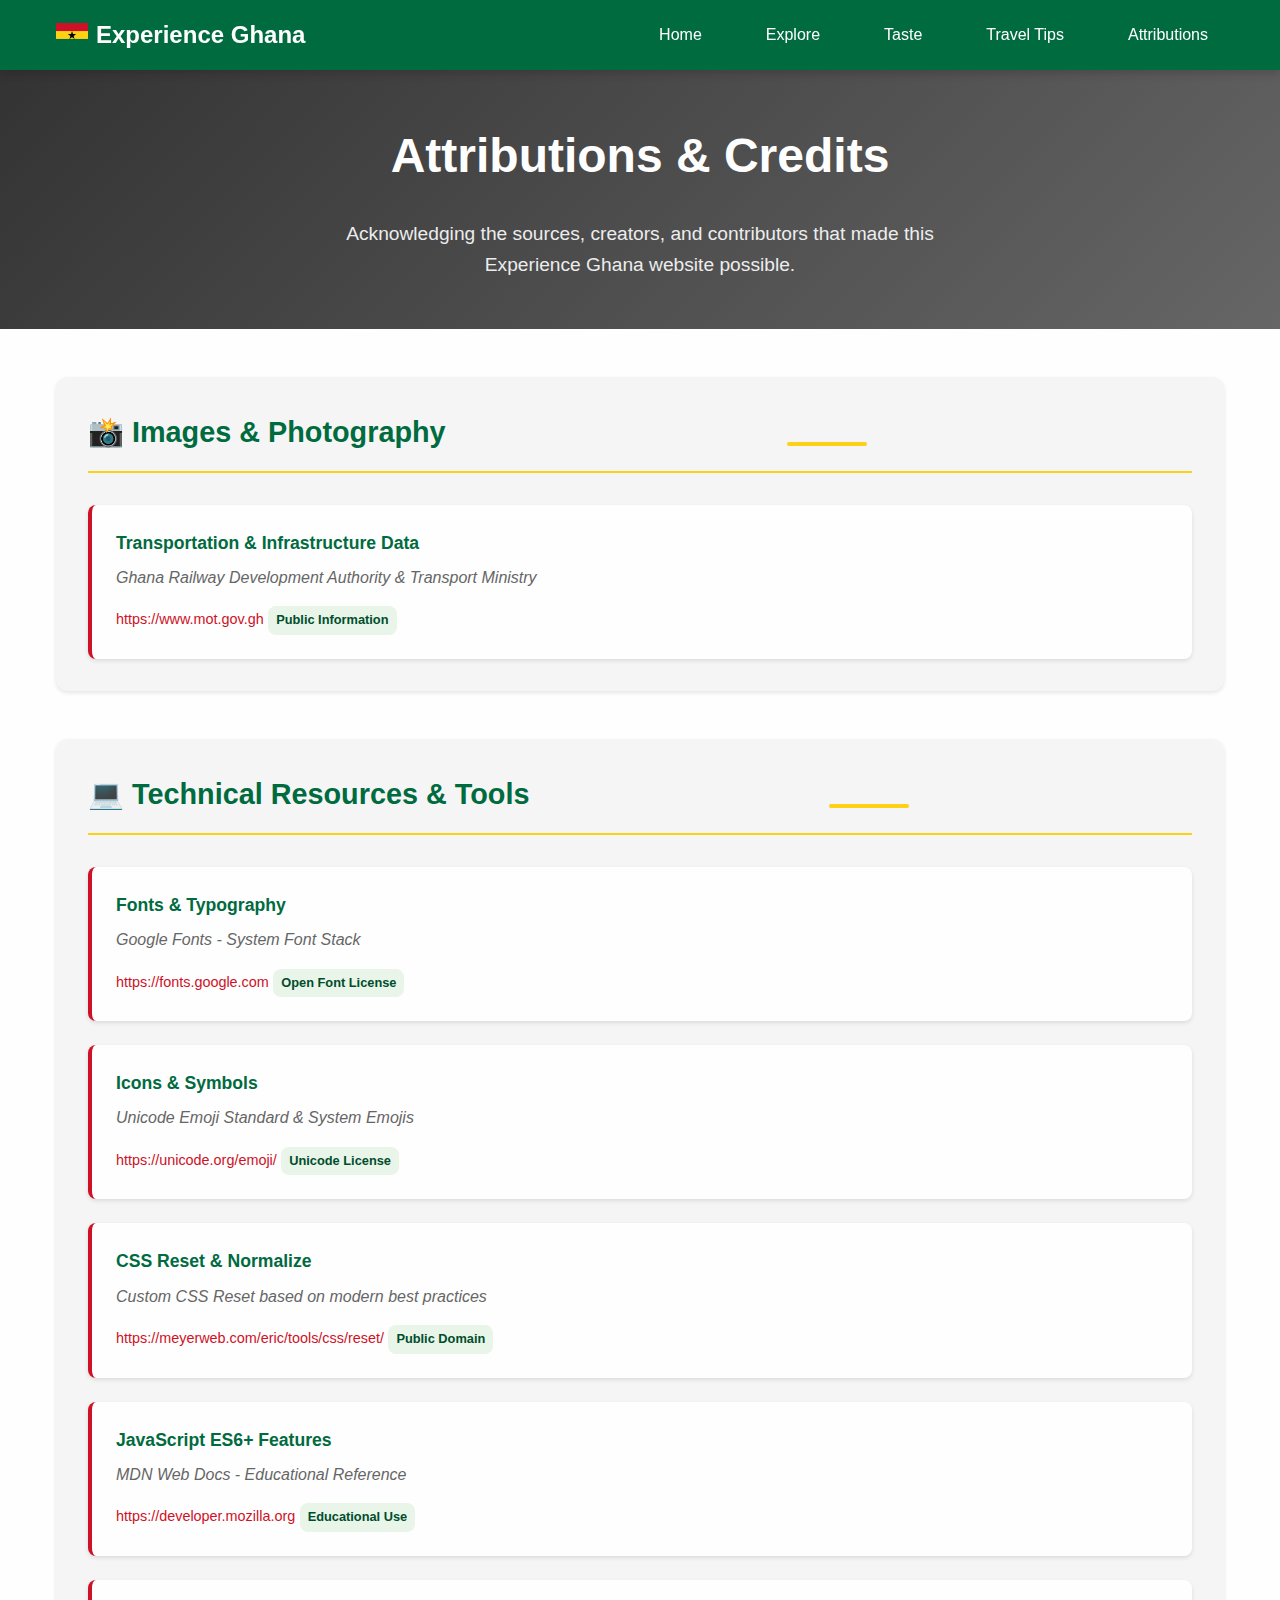
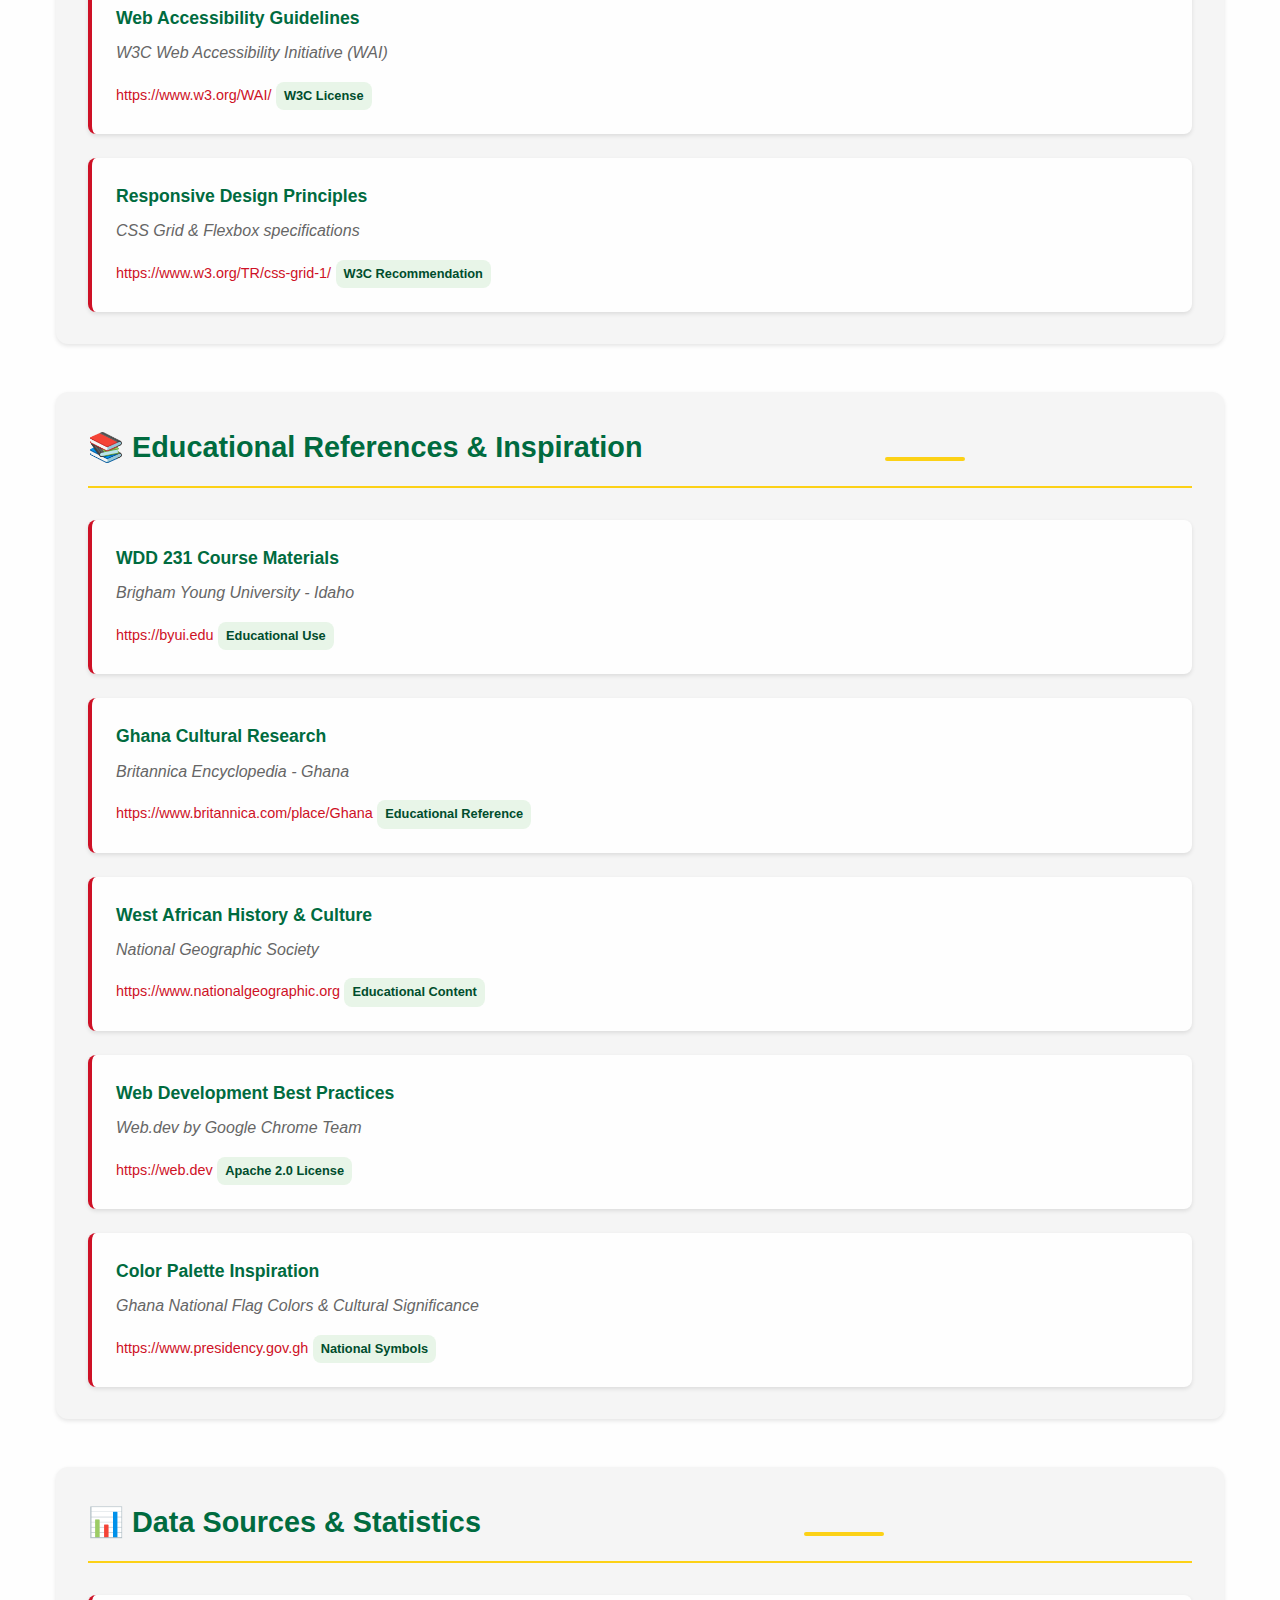
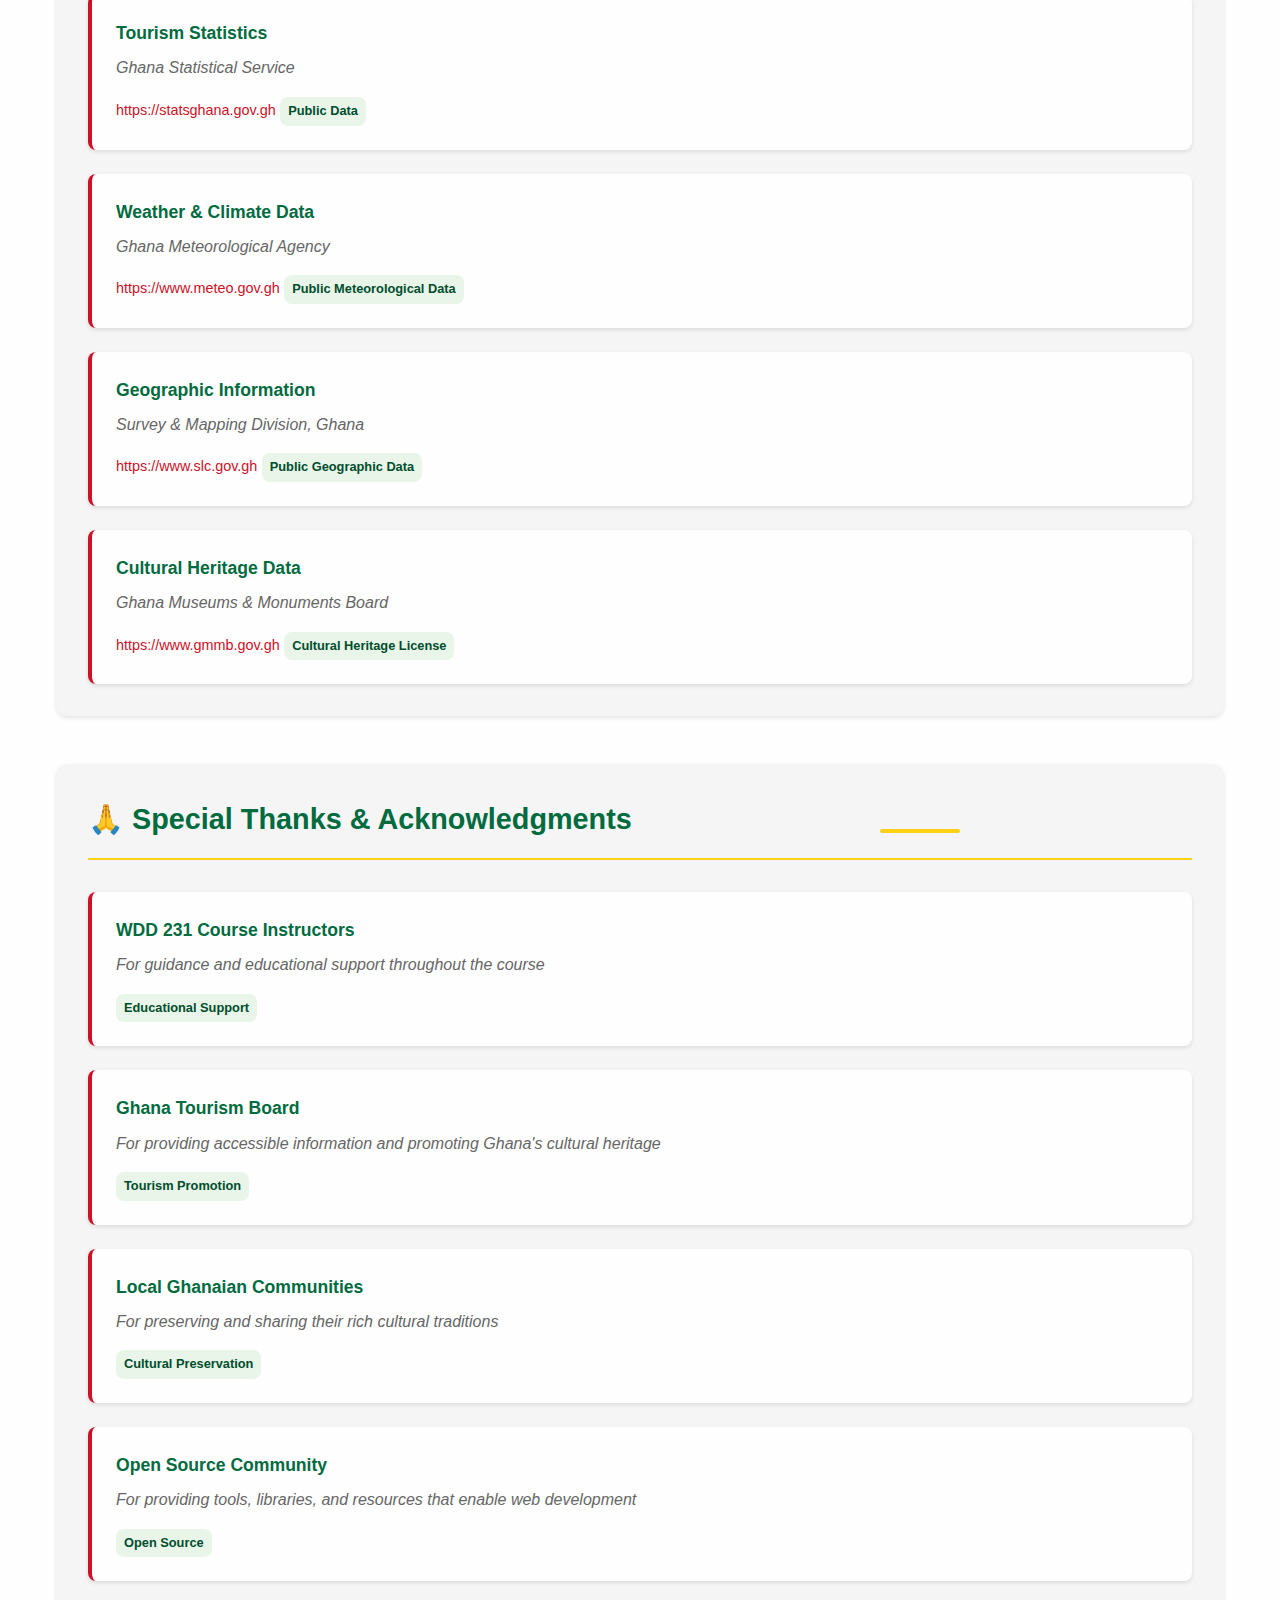
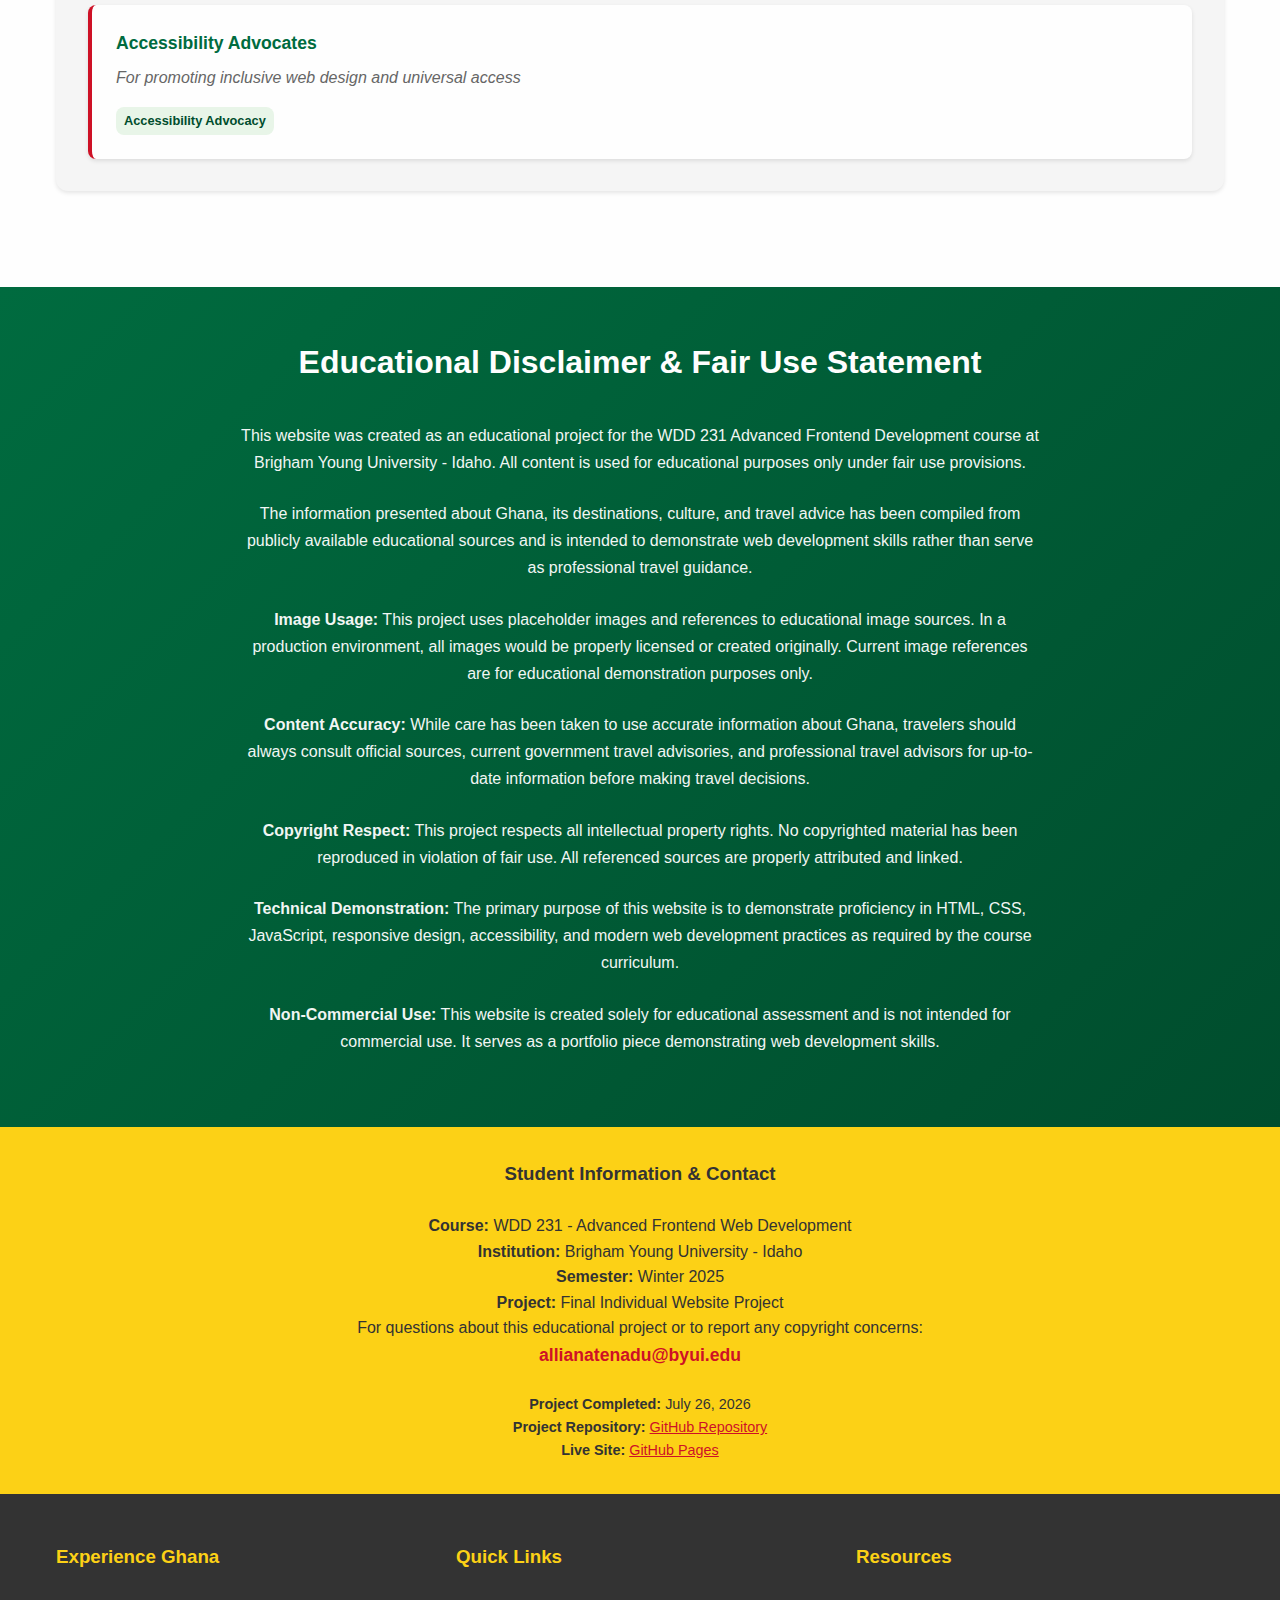
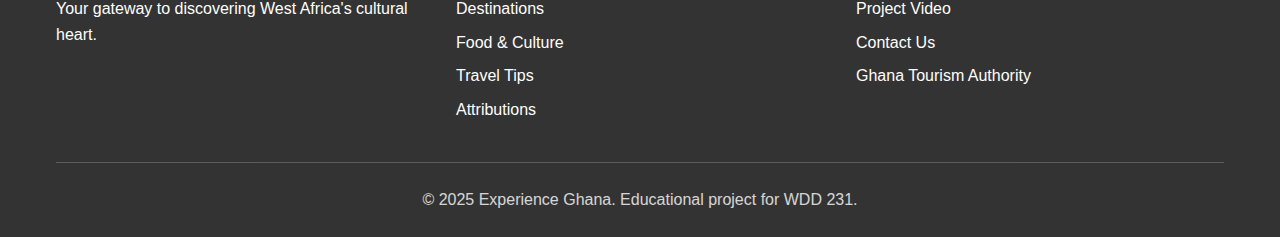
<file: Final/attributions.html>
<!DOCTYPE html>
<html lang="en">
  <head>
    <meta charset="UTF-8">
    <meta name="viewport" content="width=device-width, initial-scale=1.0">
    <meta
      name="description"
      content="Attributions and credits for images, content, and resources used in the Experience Ghana travel website.">
    <meta name="author" content="Your Name">
    <meta
      name="keywords"
      content="Ghana travel, attributions, credits, sources, educational project, WDD 231">

    <!-- Open Graph Meta Tags for Social Media -->
    <meta property="og:title" content="Attributions - Experience Ghana">
    <meta
      property="og:description"
      content="Acknowledging the sources, creators, and contributors that made this Experience Ghana website possible.">
    <meta property="og:type" content="website">
    <meta
      property="og:url"
      content="https://yourusername.github.io/wdd231/final/attributions.html">
    <meta property="og:image" content="images/ghana-attributions.jpg">
    <meta property="og:site_name" content="Experience Ghana">

    <title>Attributions - Experience Ghana</title>
    <link rel="icon" type="image/x-icon" href="images/ghana-flag.png">
    <link rel="stylesheet" href="css/styles.css">
    <link rel="stylesheet" href="css/responsive.css">
  </head>
  <body>
    <header>
      <div class="header-container">
        <div class="logo">
          <img src="images/ghana-flag.png" alt="Ghana Flag" class="logo-icon">
          <span class="logo-text">Experience Ghana</span>
        </div>
        <nav class="main-nav">
          <button class="hamburger" id="hamburger" aria-label="Menu toggle">
            <span class="hamburger-line"></span>
            <span class="hamburger-line"></span>
            <span class="hamburger-line"></span>
          </button>
          <ul class="nav-menu" id="nav-menu">
            <li><a href="index.html" class="nav-link">Home</a></li>
            <li><a href="explore.html" class="nav-link">Explore</a></li>
            <li><a href="taste.html" class="nav-link">Taste</a></li>
            <li><a href="travel-tips.html" class="nav-link">Travel Tips</a></li>
            <li>
              <a href="attributions.html" class="nav-link">Attributions</a>
            </li>
          </ul>
        </nav>
      </div>
    </header>

    <main>
      <!-- Hero Section -->
      <section class="attributions-hero">
        <div class="container">
          <h1 class="attributions-title">Attributions & Credits</h1>
          <p class="attributions-subtitle">
            Acknowledging the sources, creators, and contributors that made this
            Experience Ghana website possible.
          </p>
        </div>
      </section>

      <!-- Main Content -->
      <section class="attributions-content">
        <div class="container">
          <!-- Images Attribution -->
          <div class="attribution-section">
            <h2 class="section-title">📸 Images & Photography</h2>
            <ul class="attribution-list">
              <li class="attribution-item">
                <div class="resource-title">
                  Transportation & Infrastructure Data
                </div>
                <div class="resource-source">
                  Ghana Railway Development Authority & Transport Ministry
                </div>
                <a
                  href="https://www.mot.gov.gh"
                  class="resource-link"
                  target="_blank"
                  >https://www.mot.gov.gh</a>
                <span class="resource-license">Public Information</span>
              </li>
            </ul>
          </div>

          <!-- Technical Resources -->
          <div class="attribution-section">
            <h2 class="section-title">💻 Technical Resources & Tools</h2>
            <ul class="attribution-list">
              <li class="attribution-item">
                <div class="resource-title">Fonts & Typography</div>
                <div class="resource-source">
                  Google Fonts - System Font Stack
                </div>
                <a
                  href="https://fonts.google.com"
                  class="resource-link"
                  target="_blank"
                  >https://fonts.google.com</a>
                <span class="resource-license">Open Font License</span>
              </li>

              <li class="attribution-item">
                <div class="resource-title">Icons & Symbols</div>
                <div class="resource-source">
                  Unicode Emoji Standard & System Emojis
                </div>
                <a
                  href="https://unicode.org/emoji/"
                  class="resource-link"
                  target="_blank"
                  >https://unicode.org/emoji/</a>
                <span class="resource-license">Unicode License</span>
              </li>

              <li class="attribution-item">
                <div class="resource-title">CSS Reset & Normalize</div>
                <div class="resource-source">
                  Custom CSS Reset based on modern best practices
                </div>
                <a
                  href="https://meyerweb.com/eric/tools/css/reset/"
                  class="resource-link"
                  target="_blank"
                  >https://meyerweb.com/eric/tools/css/reset/</a>
                <span class="resource-license">Public Domain</span>
              </li>

              <li class="attribution-item">
                <div class="resource-title">JavaScript ES6+ Features</div>
                <div class="resource-source">
                  MDN Web Docs - Educational Reference
                </div>
                <a
                  href="https://developer.mozilla.org"
                  class="resource-link"
                  target="_blank"
                  >https://developer.mozilla.org</a>
                <span class="resource-license">Educational Use</span>
              </li>

              <li class="attribution-item">
                <div class="resource-title">Web Accessibility Guidelines</div>
                <div class="resource-source">
                  W3C Web Accessibility Initiative (WAI)
                </div>
                <a
                  href="https://www.w3.org/WAI/"
                  class="resource-link"
                  target="_blank"
                  >https://www.w3.org/WAI/</a>
                <span class="resource-license">W3C License</span>
              </li>

              <li class="attribution-item">
                <div class="resource-title">Responsive Design Principles</div>
                <div class="resource-source">
                  CSS Grid & Flexbox specifications
                </div>
                <a
                  href="https://www.w3.org/TR/css-grid-1/"
                  class="resource-link"
                  target="_blank"
                  >https://www.w3.org/TR/css-grid-1/</a>
                <span class="resource-license">W3C Recommendation</span>
              </li>
            </ul>
          </div>

          <!-- Educational & Reference -->
          <div class="attribution-section">
            <h2 class="section-title">
              📚 Educational References & Inspiration
            </h2>
            <ul class="attribution-list">
              <li class="attribution-item">
                <div class="resource-title">WDD 231 Course Materials</div>
                <div class="resource-source">
                  Brigham Young University - Idaho
                </div>
                <a href="https://byui.edu" class="resource-link" target="_blank"
                  >https://byui.edu</a>
                <span class="resource-license">Educational Use</span>
              </li>

              <li class="attribution-item">
                <div class="resource-title">Ghana Cultural Research</div>
                <div class="resource-source">
                  Britannica Encyclopedia - Ghana
                </div>
                <a
                  href="https://www.britannica.com/place/Ghana"
                  class="resource-link"
                  target="_blank"
                  >https://www.britannica.com/place/Ghana</a>
                <span class="resource-license">Educational Reference</span>
              </li>

              <li class="attribution-item">
                <div class="resource-title">West African History & Culture</div>
                <div class="resource-source">National Geographic Society</div>
                <a
                  href="https://www.nationalgeographic.org"
                  class="resource-link"
                  target="_blank"
                  >https://www.nationalgeographic.org</a>
                <span class="resource-license">Educational Content</span>
              </li>

              <li class="attribution-item">
                <div class="resource-title">Web Development Best Practices</div>
                <div class="resource-source">Web.dev by Google Chrome Team</div>
                <a href="https://web.dev" class="resource-link" target="_blank"
                  >https://web.dev</a>
                <span class="resource-license">Apache 2.0 License</span>
              </li>

              <li class="attribution-item">
                <div class="resource-title">Color Palette Inspiration</div>
                <div class="resource-source">
                  Ghana National Flag Colors & Cultural Significance
                </div>
                <a
                  href="https://www.presidency.gov.gh"
                  class="resource-link"
                  target="_blank"
                  >https://www.presidency.gov.gh</a>
                <span class="resource-license">National Symbols</span>
              </li>
            </ul>
          </div>

          <!-- Data Sources -->
          <div class="attribution-section">
            <h2 class="section-title">📊 Data Sources & Statistics</h2>
            <ul class="attribution-list">
              <li class="attribution-item">
                <div class="resource-title">Tourism Statistics</div>
                <div class="resource-source">Ghana Statistical Service</div>
                <a
                  href="https://statsghana.gov.gh"
                  class="resource-link"
                  target="_blank"
                  >https://statsghana.gov.gh</a>
                <span class="resource-license">Public Data</span>
              </li>

              <li class="attribution-item">
                <div class="resource-title">Weather & Climate Data</div>
                <div class="resource-source">Ghana Meteorological Agency</div>
                <a
                  href="https://www.meteo.gov.gh"
                  class="resource-link"
                  target="_blank"
                  >https://www.meteo.gov.gh</a>
                <span class="resource-license">Public Meteorological Data</span>
              </li>

              <li class="attribution-item">
                <div class="resource-title">Geographic Information</div>
                <div class="resource-source">
                  Survey & Mapping Division, Ghana
                </div>
                <a
                  href="https://www.slc.gov.gh"
                  class="resource-link"
                  target="_blank"
                  >https://www.slc.gov.gh</a>
                <span class="resource-license">Public Geographic Data</span>
              </li>

              <li class="attribution-item">
                <div class="resource-title">Cultural Heritage Data</div>
                <div class="resource-source">
                  Ghana Museums & Monuments Board
                </div>
                <a
                  href="https://www.gmmb.gov.gh"
                  class="resource-link"
                  target="_blank"
                  >https://www.gmmb.gov.gh</a>
                <span class="resource-license">Cultural Heritage License</span>
              </li>
            </ul>
          </div>

          <!-- Special Thanks -->
          <div class="attribution-section">
            <h2 class="section-title">🙏 Special Thanks & Acknowledgments</h2>
            <ul class="attribution-list">
              <li class="attribution-item">
                <div class="resource-title">WDD 231 Course Instructors</div>
                <div class="resource-source">
                  For guidance and educational support throughout the course
                </div>
                <span class="resource-license">Educational Support</span>
              </li>

              <li class="attribution-item">
                <div class="resource-title">Ghana Tourism Board</div>
                <div class="resource-source">
                  For providing accessible information and promoting Ghana's
                  cultural heritage
                </div>
                <span class="resource-license">Tourism Promotion</span>
              </li>

              <li class="attribution-item">
                <div class="resource-title">Local Ghanaian Communities</div>
                <div class="resource-source">
                  For preserving and sharing their rich cultural traditions
                </div>
                <span class="resource-license">Cultural Preservation</span>
              </li>

              <li class="attribution-item">
                <div class="resource-title">Open Source Community</div>
                <div class="resource-source">
                  For providing tools, libraries, and resources that enable web
                  development
                </div>
                <span class="resource-license">Open Source</span>
              </li>

              <li class="attribution-item">
                <div class="resource-title">Accessibility Advocates</div>
                <div class="resource-source">
                  For promoting inclusive web design and universal access
                </div>
                <span class="resource-license">Accessibility Advocacy</span>
              </li>
            </ul>
          </div>
        </div>
      </section>

      <!-- Disclaimer Section -->
      <section class="disclaimer">
        <div class="container">
          <div class="disclaimer-content">
            <h2>Educational Disclaimer & Fair Use Statement</h2>
            <p>
              This website was created as an educational project for the WDD 231
              Advanced Frontend Development course at Brigham Young University -
              Idaho. All content is used for educational purposes only under
              fair use provisions.
            </p>
            <p>
              The information presented about Ghana, its destinations, culture,
              and travel advice has been compiled from publicly available
              educational sources and is intended to demonstrate web development
              skills rather than serve as professional travel guidance.
            </p>
            <p>
              <strong>Image Usage:</strong> This project uses placeholder images
              and references to educational image sources. In a production
              environment, all images would be properly licensed or created
              originally. Current image references are for educational
              demonstration purposes only.
            </p>
            <p>
              <strong>Content Accuracy:</strong> While care has been taken to
              use accurate information about Ghana, travelers should always
              consult official sources, current government travel advisories,
              and professional travel advisors for up-to-date information before
              making travel decisions.
            </p>
            <p>
              <strong>Copyright Respect:</strong> This project respects all
              intellectual property rights. No copyrighted material has been
              reproduced in violation of fair use. All referenced sources are
              properly attributed and linked.
            </p>
            <p>
              <strong>Technical Demonstration:</strong> The primary purpose of
              this website is to demonstrate proficiency in HTML, CSS,
              JavaScript, responsive design, accessibility, and modern web
              development practices as required by the course curriculum.
            </p>
            <p>
              <strong>Non-Commercial Use:</strong> This website is created
              solely for educational assessment and is not intended for
              commercial use. It serves as a portfolio piece demonstrating web
              development skills.
            </p>
          </div>
        </div>
      </section>

      <!-- Student Information -->
      <section class="contact-info">
        <div class="container">
          <h3>Student Information & Contact</h3>
          <p>
            <strong>Course:</strong> WDD 231 - Advanced Frontend Web
            Development<br>
            <strong>Institution:</strong> Brigham Young University - Idaho<br>
            <strong>Semester:</strong> Winter 2025<br>
            <strong>Project:</strong> Final Individual Website Project
          </p>
          <p>
            For questions about this educational project or to report any
            copyright concerns:
          </p>
          <a href="mailto:allianatenadu@byui.edu" class="contact-email"
            >allianatenadu@byui.edu</a>
          <p style="margin-top: var(--spacing-md); font-size: 0.9rem">
            <strong>Project Completed:</strong> <span id="last-updated"></span><br>
            <strong>Project Repository:</strong>
            <a
              href="https://github.com/username/wdd231"
              target="_blank"
              style="color: var(--primary-red)"
              >GitHub Repository</a><br>
            <strong>Live Site:</strong>
            <a
              href="https://username.github.io/wdd231/final/"
              target="_blank"
              style="color: var(--primary-red)"
              >GitHub Pages</a>
          </p>
        </div>
      </section>
    </main>

    <!-- Back to Top Button -->
    <button class="back-to-top" id="back-to-top" aria-label="Back to top">
      ↑
    </button>

    <footer>
      <div class="container">
        <div class="footer-content">
          <div class="footer-section">
            <h3>Experience Ghana</h3>
            <p>Your gateway to discovering West Africa's cultural heart.</p>
          </div>
          <div class="footer-section">
            <h3>Quick Links</h3>
            <ul>
              <li><a href="explore.html">Destinations</a></li>
              <li><a href="taste.html">Food & Culture</a></li>
              <li><a href="travel-tips.html">Travel Tips</a></li>
              <li><a href="attributions.html">Attributions</a></li>
            </ul>
          </div>
          <div class="footer-section">
            <h3>Resources</h3>
            <ul>
              <li><a href="#" id="video-link">Project Video</a></li>
              <li>
                <a href="mailto:contact@experienceghana.com">Contact Us</a>
              </li>
              <li><a href="#" target="_blank">Ghana Tourism Authority</a></li>
            </ul>
          </div>
        </div>
        <div class="footer-bottom">
          <p>&copy; 2025 Experience Ghana. Educational project for WDD 231.</p>
        </div>
      </div>
    </footer>

    <script type="module">
      // Attributions page JavaScript
      import { toggleMobileMenu } from "./js/modules/ui.js";
      import {
        saveUserPreference,
        getUserPreference,
      } from "./js/modules/storage.js";

      // Initialize page when DOM loads
      document.addEventListener("DOMContentLoaded", () => {
        initializeAttributionsPage();
        setupEventListeners();
      });

      /**
       * Initialize the attributions page
       * Demonstrates date formatting and page setup
       */
      function initializeAttributionsPage() {
        try {
          // Set last updated date
          setLastUpdatedDate();

          // Track page visit
          trackPageVisit();

          // Initialize back to top functionality
          initializeBackToTop();

          console.log("Attributions page initialized successfully");
        } catch (error) {
          console.error("Error initializing attributions page:", error);
        }
      }

      /**
       * Set the last updated date
       * Demonstrates date formatting and DOM manipulation
       */
      function setLastUpdatedDate() {
        const lastUpdatedEl = document.getElementById("last-updated");
        if (lastUpdatedEl) {
          const currentDate = new Date();
          const formattedDate = currentDate.toLocaleDateString("en-US", {
            year: "numeric",
            month: "long",
            day: "numeric",
          });
          lastUpdatedEl.textContent = formattedDate;
        }
      }

      /**
       * Setup event listeners
       * Demonstrates event handling
       */
      function setupEventListeners() {
        // Mobile menu toggle
        const hamburger = document.getElementById("hamburger");
        const navMenu = document.getElementById("nav-menu");

        if (hamburger && navMenu) {
          hamburger.addEventListener("click", () => {
            toggleMobileMenu(navMenu);
          });
        }

        // Scroll event for back to top button
        window.addEventListener("scroll", handleScroll);

        // Back to top button click
        const backToTopBtn = document.getElementById("back-to-top");
        if (backToTopBtn) {
          backToTopBtn.addEventListener("click", scrollToTop);
        }

        // Track attribution link clicks
        trackAttributionClicks();
      }

      /**
       * Initialize back to top functionality
       * Demonstrates scroll-based UI updates
       */
      function initializeBackToTop() {
        const backToTopBtn = document.getElementById("back-to-top");
        if (!backToTopBtn) return;

        // Show/hide based on initial scroll position
        toggleBackToTopVisibility();
      }

      /**
       * Handle scroll events
       * Demonstrates scroll event handling
       */
      function handleScroll() {
        toggleBackToTopVisibility();

        // Save scroll position for user experience
        const scrollPosition = window.pageYOffset;
        saveUserPreference("attributionsScrollPosition", scrollPosition);
      }

      /**
       * Toggle back to top button visibility
       * Demonstrates conditional UI updates
       */
      function toggleBackToTopVisibility() {
        const backToTopBtn = document.getElementById("back-to-top");
        if (!backToTopBtn) return;

        const scrollThreshold = 300; // Show button after scrolling 300px

        if (window.pageYOffset > scrollThreshold) {
          backToTopBtn.classList.add("visible");
        } else {
          backToTopBtn.classList.remove("visible");
        }
      }

      /**
       * Scroll to top of page
       * Demonstrates smooth scrolling
       */
      function scrollToTop() {
        window.scrollTo({
          top: 0,
          behavior: "smooth",
        });

        // Track back to top usage
        const backToTopUsage = getUserPreference("backToTopUsage", 0);
        saveUserPreference("backToTopUsage", backToTopUsage + 1);
      }

      /**
       * Track attribution link clicks
       * Demonstrates event delegation and analytics
       */
      function trackAttributionClicks() {
        // Use event delegation to track all attribution link clicks
        document.addEventListener("click", (e) => {
          if (e.target.classList.contains("resource-link")) {
            const linkUrl = e.target.href;
            const linkText = e.target.textContent;

            // Track clicked attribution links
            const clickedLinks = getUserPreference(
              "clickedAttributionLinks",
              []
            );
            const clickRecord = {
              url: linkUrl,
              text: linkText,
              timestamp: new Date().toISOString(),
            };

            clickedLinks.push(clickRecord);

            // Keep only last 50 clicked links
            if (clickedLinks.length > 50) {
              clickedLinks.splice(0, clickedLinks.length - 50);
            }

            saveUserPreference("clickedAttributionLinks", clickedLinks);

            console.log("Attribution link clicked:", linkText);
          }
        });
      }

      /**
       * Track page visit and user engagement
       * Demonstrates analytics tracking with localStorage
       */
      function trackPageVisit() {
        const visitCount = getUserPreference("attributionsPageVisits", 0);
        saveUserPreference("attributionsPageVisits", visitCount + 1);
        saveUserPreference("lastAttributionsVisit", new Date().toISOString());

        // Track user interest in attributions/credits
        const interests = getUserPreference("userInterests", {});
        interests.attributions = (interests.attributions || 0) + 1;
        saveUserPreference("userInterests", interests);

        // Track completion of site exploration
        const pagesVisited = getUserPreference("pagesVisited", {});
        pagesVisited.attributions = true;
        saveUserPreference("pagesVisited", pagesVisited);

        // Check if user has visited all main pages
        const allPages = [
          "home",
          "explore",
          "taste",
          "travelTips",
          "attributions",
        ];
        const visitedCount = allPages.filter(
          (page) => pagesVisited[page]
        ).length;

        if (visitedCount === allPages.length) {
          saveUserPreference("completedSiteTour", true);
          saveUserPreference("siteTourCompletedAt", new Date().toISOString());
          console.log("User has completed full site tour!");
        }
      }
    </script>
  </body>
</html>
</file>
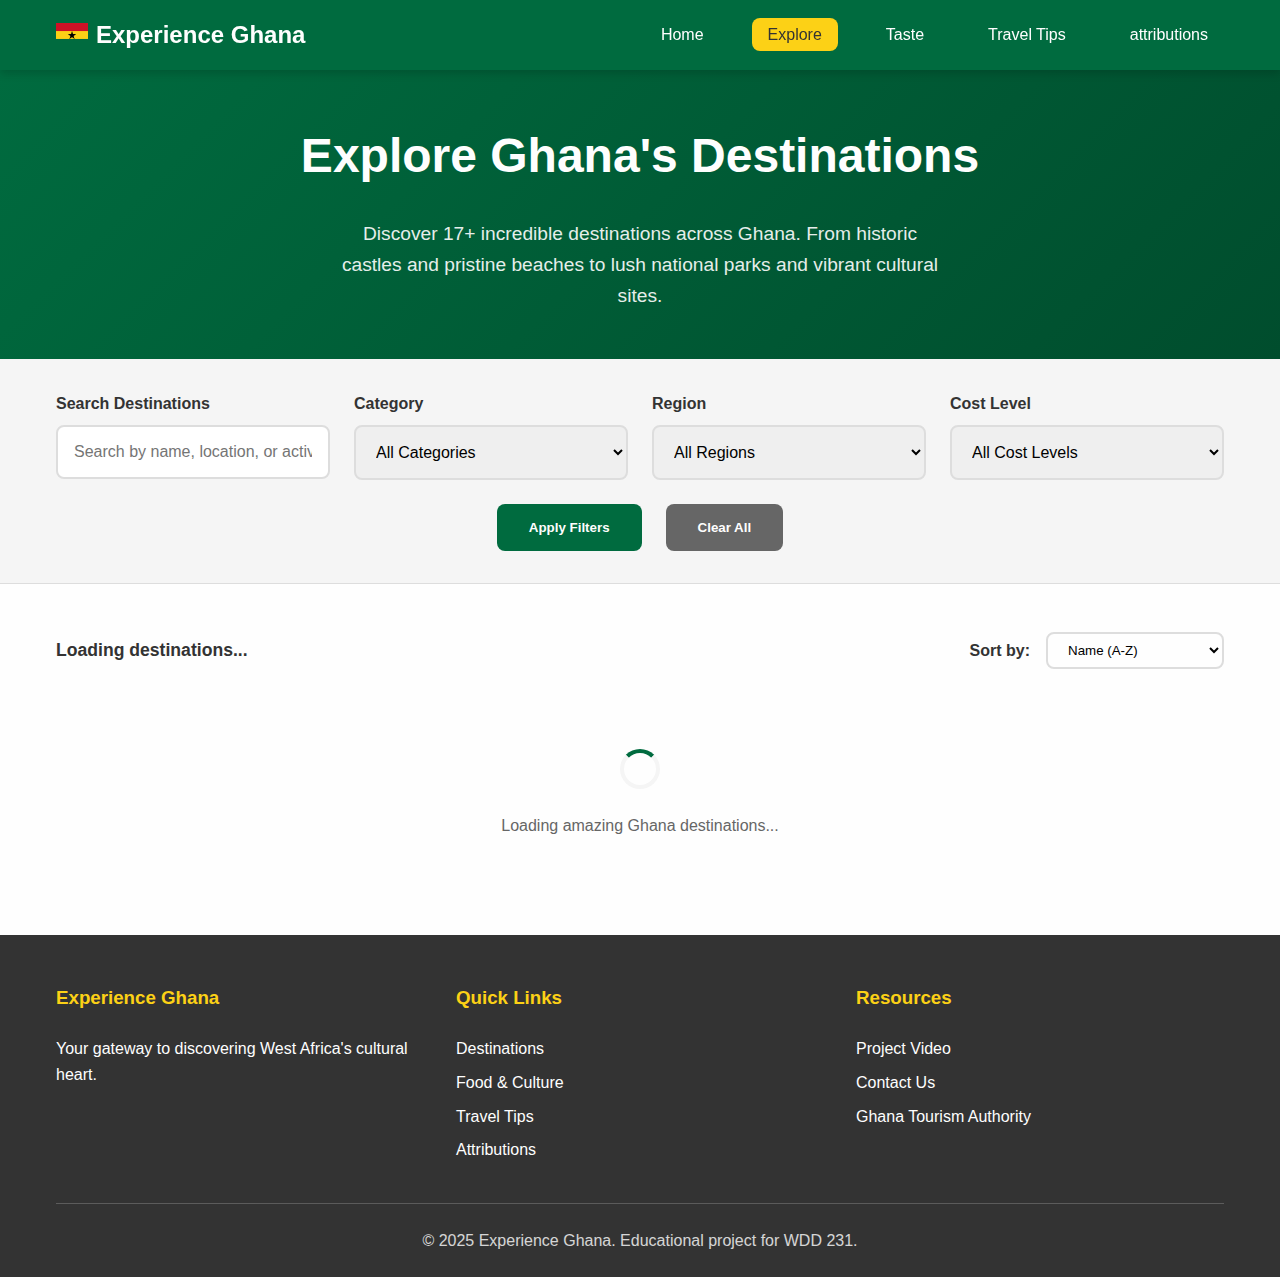
<file: Final/explore.html>
<!DOCTYPE html>
<html lang="en">
<head>
    <meta charset="UTF-8">
    <meta name="viewport" content="width=device-width, initial-scale=1.0">
    <meta name="description" content="Explore Ghana's amazing destinations - from historic castles to national parks, beaches to cultural sites. Discover your perfect Ghana adventure.">
    <meta name="author" content="Your Name">
    <meta name="keywords" content="Ghana destinations, Ghana tourism, explore Ghana, Ghana attractions">
    
    <!-- Open Graph Meta Tags -->
    <meta property="og:title" content="Explore Ghana Destinations - Experience Ghana">
    <meta property="og:description" content="Discover Ghana's incredible destinations from coast to mountains.">
    <meta property="og:type" content="website">
    <meta property="og:url" content="https://yourusername.github.io/wdd231/final/explore.html">
    <meta property="og:image" content="images/ghana-destinations.jpg">
    
    <title>Explore Ghana Destinations - Experience Ghana</title>
    <link rel="icon" type="image/x-icon" href="./images/ghana-flag.png">
    <link rel="stylesheet" href="./css/styles.css">
    <link rel="stylesheet" href="./css/responsive.css">
    
    
</head>
<body>
    <header>
        <div class="header-container">
            <div class="logo">
                <img src="./images/ghana-flag.png" alt="Ghana Flag" class="logo-icon">
                <span class="logo-text">Experience Ghana</span>
            </div>
            <nav class="main-nav">
                <button class="hamburger" id="hamburger" aria-label="Menu toggle">
                    <span class="hamburger-line"></span>
                    <span class="hamburger-line"></span>
                    <span class="hamburger-line"></span>
                </button>
                <ul class="nav-menu" id="nav-menu">
                    <li><a href="index.html" class="nav-link">Home</a></li>
                    <li><a href="explore.html" class="nav-link active">Explore</a></li>
                    <li><a href="taste.html" class="nav-link">Taste</a></li>
                    <li><a href="travel-tips.html" class="nav-link">Travel Tips</a></li>
                    <li><a href="attributions.html" class="nav-link">attributions</a></li>
                    
                </ul>
            </nav>
        </div>
    </header>

    <main>
        <!-- Page Header -->
        <section class="explore-header">
            <div class="container">
                <h1 class="explore-title">Explore Ghana's Destinations</h1>
                <p class="explore-subtitle">
                    Discover 17+ incredible destinations across Ghana. From historic castles and pristine beaches 
                    to lush national parks and vibrant cultural sites.
                </p>
            </div>
        </section>

        <!-- Filters Section -->
        <div class="filters-section">
            <div class="container">
                <div class="filters-container">
                    <div class="filter-group">
                        <label for="search-input" class="filter-label">Search Destinations</label>
                        <input type="text" id="search-input" class="filter-input" 
                               placeholder="Search by name, location, or activity...">
                    </div>
                    
                    <div class="filter-group">
                        <label for="category-filter" class="filter-label">Category</label>
                        <select id="category-filter" class="filter-select">
                            <option value="all">All Categories</option>
                            <!-- Options will be dynamically populated -->
                        </select>
                    </div>
                    
                    <div class="filter-group">
                        <label for="region-filter" class="filter-label">Region</label>
                        <select id="region-filter" class="filter-select">
                            <option value="all">All Regions</option>
                            <!-- Options will be dynamically populated -->
                        </select>
                    </div>
                    
                    <div class="filter-group">
                        <label for="cost-filter" class="filter-label">Cost Level</label>
                        <select id="cost-filter" class="filter-select">
                            <option value="all">All Cost Levels</option>
                            <option value="free">Free</option>
                            <option value="budget">Budget-friendly</option>
                            <option value="moderate">Moderate</option>
                            <option value="expensive">Expensive</option>
                        </select>
                    </div>
                </div>
                
                <div class="filters-actions">
                    <button class="filter-btn apply-filters" id="apply-filters">Apply Filters</button>
                    <button class="filter-btn clear-filters" id="clear-filters">Clear All</button>
                </div>
            </div>
        </div>

        <!-- Results Section -->
        <div class="results-section">
            <div class="container">
                <div class="results-header">
                    <div class="results-count" id="result-count">Loading destinations...</div>
                    <div class="sort-controls">
                        <label for="sort-select" class="sort-label">Sort by:</label>
                        <select id="sort-select" class="sort-select">
                            <option value="name">Name (A-Z)</option>
                            <option value="rating">Rating (High to Low)</option>
                            <option value="location">Location</option>
                            <option value="category">Category</option>
                            <option value="cost">Cost Level</option>
                        </select>
                    </div>
                </div>
                
                <!-- Destinations will be dynamically loaded here -->
                <div id="destinations-container">
                    <!-- Loading state -->
                    <div class="loading-spinner" id="loading-spinner">
                        <div class="spinner-animation"></div>
                        <p class="spinner-message">Loading amazing Ghana destinations...</p>
                    </div>
                </div>
            </div>
        </div>
    </main>

    <!-- Modal for destination details -->
    <div id="destination-modal" class="modal" role="dialog" aria-labelledby="modal-title" aria-hidden="true">
        <div class="modal-content">
            <div class="modal-header">
                <h2 id="modal-title">Destination Details</h2>
                <button class="close-modal" id="close-modal" aria-label="Close modal">&times;</button>
            </div>
            <div class="modal-body" id="modal-body">
                <!-- Content will be dynamically inserted -->
            </div>
        </div>
    </div>

    <footer>
        <div class="container">
            <div class="footer-content">
                <div class="footer-section">
                    <h3>Experience Ghana</h3>
                    <p>Your gateway to discovering West Africa's cultural heart.</p>
                </div>
                <div class="footer-section">
                    <h3>Quick Links</h3>
                    <ul>
                        <li><a href="explore.html">Destinations</a></li>
                        <li><a href="taste.html">Food & Culture</a></li>
                        <li><a href="travel-tips.html">Travel Tips</a></li>
                        <li><a href="attributions.html">Attributions</a></li>
                    </ul>
                </div>
                <div class="footer-section">
                    <h3>Resources</h3>
                    <ul>
                        <li><a href="#" id="video-link">Project Video</a></li>
                        <li><a href="mailto:contact@experienceghana.com">Contact Us</a></li>
                        <li><a href="#" target="_blank">Ghana Tourism Authority</a></li>
                    </ul>
                </div>
            </div>
            <div class="footer-bottom">
                <p>&copy; 2025 Experience Ghana. Educational project for WDD 231.</p>
            </div>
        </div>
    </footer>

    <script type="module" src="./js/main.js"></script>
   
</body>
</html>
</file>
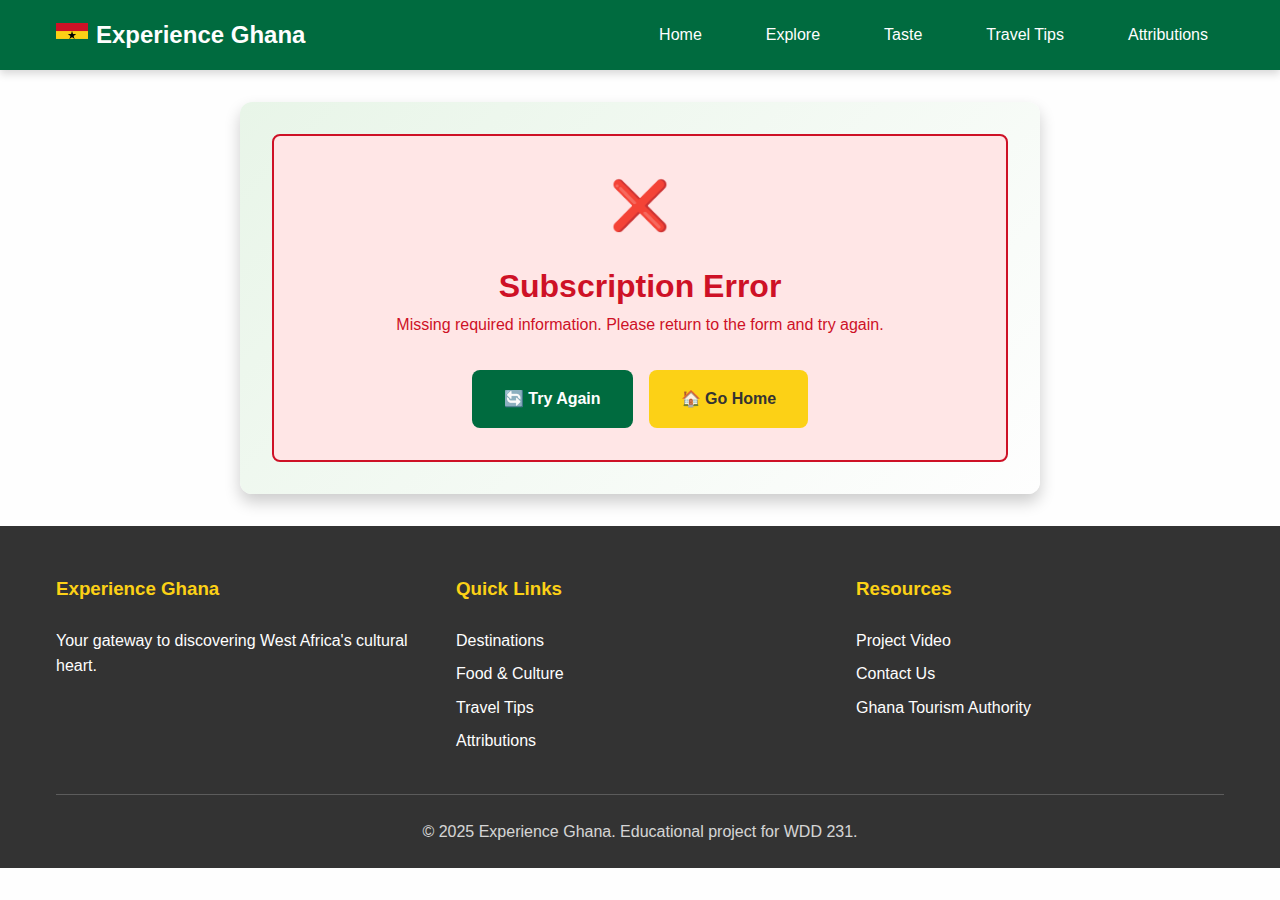
<file: Final/form-action.html>
<!DOCTYPE html>
<html lang="en">
<head>
    <meta charset="UTF-8">
    <meta name="viewport" content="width=device-width, initial-scale=1.0">
    <meta name="description" content="Newsletter subscription confirmation for Experience Ghana travel guide.">
    <meta name="author" content="Your Name">
    
    <title>Newsletter Subscription Confirmed - Experience Ghana</title>
    <link rel="icon" type="image/x-icon" href="images/ghana-flag.png">
    <link rel="stylesheet" href="css/styles.css">
      <link rel="stylesheet" href="css/responsive.css">
    
  
</head>
<body>
    <header>
        <div class="header-container">
            <div class="logo">
                <img src="images/ghana-flag.png" alt="Ghana Flag" class="logo-icon">
                <span class="logo-text">Experience Ghana</span>
            </div>
            <nav class="main-nav">
                <button class="hamburger" id="hamburger" aria-label="Menu toggle">
                    <span class="hamburger-line"></span>
                    <span class="hamburger-line"></span>
                    <span class="hamburger-line"></span>
                </button>
                <ul class="nav-menu" id="nav-menu">
                    <li><a href="index.html" class="nav-link">Home</a></li>
                    <li><a href="explore.html" class="nav-link">Explore</a></li>
                    <li><a href="taste.html" class="nav-link">Taste</a></li>
                    <li><a href="travel-tips.html" class="nav-link">Travel Tips</a></li>
                   <li><a href="attributions.html" class="nav-link">Attributions</a></li>
                </ul>
            </nav>
        </div>
    </header>

    <main>
        <div class="container">
            <div class="confirmation-container">
                <!-- Content will be populated by JavaScript based on URL parameters -->
                <div id="confirmation-content">
                    <!-- Default loading state -->
                    <div class="confirmation-header">
                        <div class="confirmation-icon">⏳</div>
                        <h1 class="confirmation-title">Processing...</h1>
                        <p class="confirmation-subtitle">Please wait while we confirm your subscription.</p>
                    </div>
                </div>
            </div>
        </div>
    </main>

    <footer>
        <div class="container">
            <div class="footer-content">
                <div class="footer-section">
                    <h3>Experience Ghana</h3>
                    <p>Your gateway to discovering West Africa's cultural heart.</p>
                </div>
                <div class="footer-section">
                    <h3>Quick Links</h3>
                    <ul>
                        <li><a href="explore.html">Destinations</a></li>
                        <li><a href="taste.html">Food & Culture</a></li>
                        <li><a href="travel-tips.html">Travel Tips</a></li>
                        <li><a href="attributions.html">Attributions</a></li>
                    </ul>
                </div>
                <div class="footer-section">
                    <h3>Resources</h3>
                    <ul>
                        <li><a href="#" id="video-link">Project Video</a></li>
                        <li><a href="mailto:contact@experienceghana.com">Contact Us</a></li>
                        <li><a href="#" target="_blank">Ghana Tourism Authority</a></li>
                    </ul>
                </div>
            </div>
            <div class="footer-bottom">
                <p>&copy; 2025 Experience Ghana. Educational project for WDD 231.</p>
            </div>
        </div>
    </footer>

    <script type="module">
        // Form action page JavaScript
        // Demonstrates URL Search Params processing and dynamic content generation
        
        import { saveUserPreference, getUserPreference } from './js/modules/storage.js';
        import { toggleMobileMenu } from './js/modules/ui.js';
        
        document.addEventListener('DOMContentLoaded', () => {
            processFormData();
            setupEventListeners();
        });
        
        /**
         * Process form data from URL parameters
         * Demonstrates URLSearchParams usage and form data display
         */
        function processFormData() {
            try {
                // Get URL parameters
                const urlParams = new URLSearchParams(window.location.search);
                
                // Extract form data
                const formData = {
                    email: urlParams.get('email'),
                    interests: urlParams.get('interests'),
                    frequency: urlParams.get('frequency'),
                    timestamp: new Date().toISOString(),
                    subscriptionId: generateSubscriptionId()
                };
                
                // Validate required fields
                if (!formData.email || !formData.frequency) {
                    showErrorState('Missing required information. Please return to the form and try again.');
                    return;
                }
                
                // Validate email format
                if (!isValidEmail(formData.email)) {
                    showErrorState('Invalid email address format. Please return to the form and try again.');
                    return;
                }
                
                // Save subscription data to localStorage
                saveSubscriptionData(formData);
                
                // Display confirmation
                displayConfirmation(formData);
                
                // Track subscription analytics
                trackSubscription(formData);
                
            } catch (error) {
                console.error('Error processing form data:', error);
                showErrorState('An error occurred while processing your subscription. Please try again.');
            }
        }
        
        /**
         * Display confirmation content
         * Demonstrates template literals and dynamic content generation
         */
        function displayConfirmation(formData) {
            const container = document.getElementById('confirmation-content');
            
            // Create confirmation content using template literals
            container.innerHTML = `
                <div class="confirmation-header">
                    <div class="confirmation-icon">🎉</div>
                    <h1 class="confirmation-title">Subscription Confirmed!</h1>
                    <p class="confirmation-subtitle">
                        Thank you for subscribing to our Ghana travel newsletter.
                    </p>
                </div>
                
                <div class="subscription-details">
                    <h3>📋 Subscription Details</h3>
                    <div class="detail-row">
                        <span class="detail-label">Email Address:</span>
                        <span class="detail-value">${formData.email}</span>
                    </div>
                    <div class="detail-row">
                        <span class="detail-label">Newsletter Frequency:</span>
                        <span class="detail-value">${capitalizeFirst(formData.frequency)}</span>
                    </div>
                    ${formData.interests ? `
                    <div class="detail-row">
                        <span class="detail-label">Travel Interests:</span>
                        <span class="detail-value">${formData.interests}</span>
                    </div>
                    ` : ''}
                    <div class="detail-row">
                        <span class="detail-label">Subscription Date:</span>
                        <span class="detail-value">${formatDate(formData.timestamp)}</span>
                    </div>
                    <div class="detail-row">
                        <span class="detail-label">Subscription ID:</span>
                        <span class="detail-value">${formData.subscriptionId}</span>
                    </div>
                </div>
                
                <div class="next-steps">
                    <h3>📬 What Happens Next?</h3>
                    <ol class="steps-list">
                        <li>Check your email inbox for a welcome message from Experience Ghana</li>
                        <li>Add our email to your contacts to ensure delivery</li>
                        <li>You'll receive your first ${formData.frequency} newsletter soon</li>
                        <li>Each newsletter will feature new destinations, travel tips, and cultural insights</li>
                        <li>You can update your preferences or unsubscribe at any time</li>
                    </ol>
                </div>
                
                <div class="action-buttons">
                    <a href="index.html" class="action-button btn-primary">
                        🏠 Return Home
                    </a>
                    <a href="explore.html" class="action-button btn-secondary">
                        🔍 Explore Destinations
                    </a>
                    <button onclick="shareSubscription()" class="action-button btn-secondary">
                        📱 Share
                    </button>
                </div>
            `;
        }
        
        /**
         * Show error state
         * Demonstrates error handling and user feedback
         */
        function showErrorState(message) {
            const container = document.getElementById('confirmation-content');
            
            container.innerHTML = `
                <div class="error-state">
                    <div class="error-icon">❌</div>
                    <h1>Subscription Error</h1>
                    <p>${message}</p>
                    <div class="action-buttons" style="margin-top: 2rem;">
                        <a href="index.html#newsletter" class="action-button btn-primary">
                            🔄 Try Again
                        </a>
                        <a href="index.html" class="action-button btn-secondary">
                            🏠 Go Home
                        </a>
                    </div>
                </div>
            `;
        }
        
        /**
         * Save subscription data to localStorage
         * Demonstrates data persistence
         */
        function saveSubscriptionData(formData) {
            try {
                // Save individual preferences
                saveUserPreference('subscribedEmail', formData.email);
                saveUserPreference('newsletterFrequency', formData.frequency);
                saveUserPreference('travelInterests', formData.interests);
                saveUserPreference('subscriptionDate', formData.timestamp);
                saveUserPreference('subscriptionId', formData.subscriptionId);
                saveUserPreference('isSubscribed', true);
                
                // Save complete subscription record
                const subscriptions = getUserPreference('subscriptionHistory', []);
                subscriptions.push(formData);
                saveUserPreference('subscriptionHistory', subscriptions);
                
                console.log('Subscription data saved successfully');
            } catch (error) {
                console.error('Error saving subscription data:', error);
            }
        }
        
        /**
         * Track subscription for analytics
         * Demonstrates event tracking
         */
        function trackSubscription(formData) {
            try {
                // Track subscription metrics
                const analytics = getUserPreference('analytics', {});
                analytics.subscriptions = (analytics.subscriptions || 0) + 1;
                analytics.lastSubscription = formData.timestamp;
                
                // Track interests
                if (formData.interests) {
                    const interests = formData.interests.split(',').map(i => i.trim().toLowerCase());
                    analytics.interestTracking = analytics.interestTracking || {};
                    
                    interests.forEach(interest => {
                        analytics.interestTracking[interest] = (analytics.interestTracking[interest] || 0) + 1;
                    });
                }
                
                // Track frequency preferences
                analytics.frequencyPreferences = analytics.frequencyPreferences || {};
                analytics.frequencyPreferences[formData.frequency] = 
                    (analytics.frequencyPreferences[formData.frequency] || 0) + 1;
                
                saveUserPreference('analytics', analytics);
                
                // Dispatch custom event for tracking
                window.dispatchEvent(new CustomEvent('subscriptionCompleted', {
                    detail: formData
                }));
                
            } catch (error) {
                console.error('Error tracking subscription:', error);
            }
        }
        
        /**
         * Setup event listeners
         */
        function setupEventListeners() {
            // Mobile menu
            const hamburger = document.getElementById('hamburger');
            const navMenu = document.getElementById('nav-menu');
            
            if (hamburger && navMenu) {
                hamburger.addEventListener('click', () => {
                    toggleMobileMenu(navMenu);
                });
            }
            
            // Track page view
            saveUserPreference('lastVisitedPage', 'form-action');
            saveUserPreference('formActionViews', (getUserPreference('formActionViews', 0) + 1));
        }
        
        /**
         * Share subscription (global function for button)
         */
        window.shareSubscription = function() {
            const shareData = {
                title: 'Experience Ghana Newsletter',
                text: 'I just subscribed to the Experience Ghana travel newsletter! Join me in discovering the heart of West Africa.',
                url: window.location.origin + '/index.html'
            };
            
            if (navigator.share) {
                navigator.share(shareData).catch(console.error);
            } else {
                // Fallback: copy to clipboard
                const url = shareData.url;
                navigator.clipboard.writeText(url).then(() => {
                    alert('Link copied to clipboard! Share it with your friends.');
                }).catch(() => {
                    alert(`Share this link: ${url}`);
                });
            }
        };
        
        /**
         * Utility functions
         */
        
        function generateSubscriptionId() {
            const timestamp = Date.now().toString(36);
            const random = Math.random().toString(36).substr(2, 5);
            return `GH-${timestamp}-${random}`.toUpperCase();
        }
        
        function isValidEmail(email) {
            const emailRegex = /^[^\s@]+@[^\s@]+\.[^\s@]+$/;
            return emailRegex.test(email);
        }
        
        function capitalizeFirst(str) {
            if (!str) return '';
            return str.charAt(0).toUpperCase() + str.slice(1);
        }
        
        function formatDate(isoString) {
            const date = new Date(isoString);
            return date.toLocaleDateString('en-US', {
                year: 'numeric',
                month: 'long',
                day: 'numeric',
                hour: '2-digit',
                minute: '2-digit'
            });
        }
    </script>
</body>
</html>
</file>
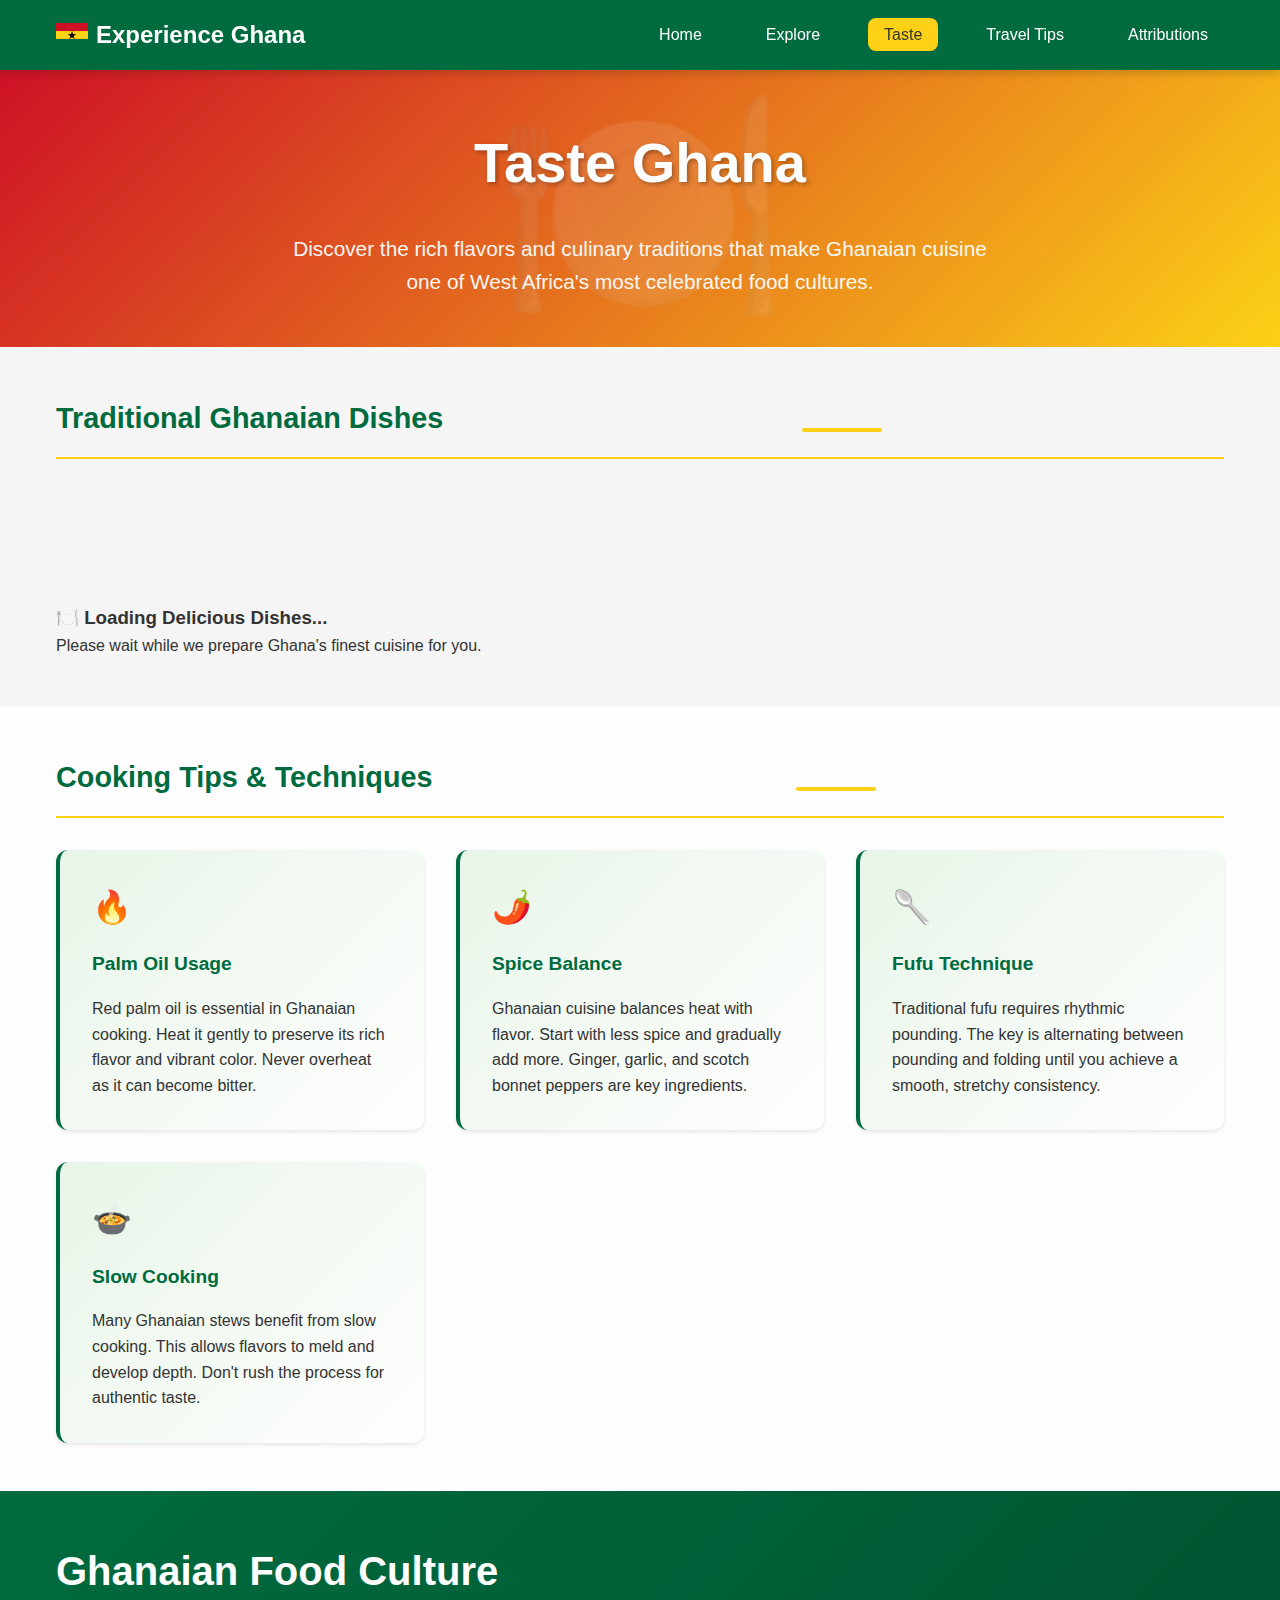
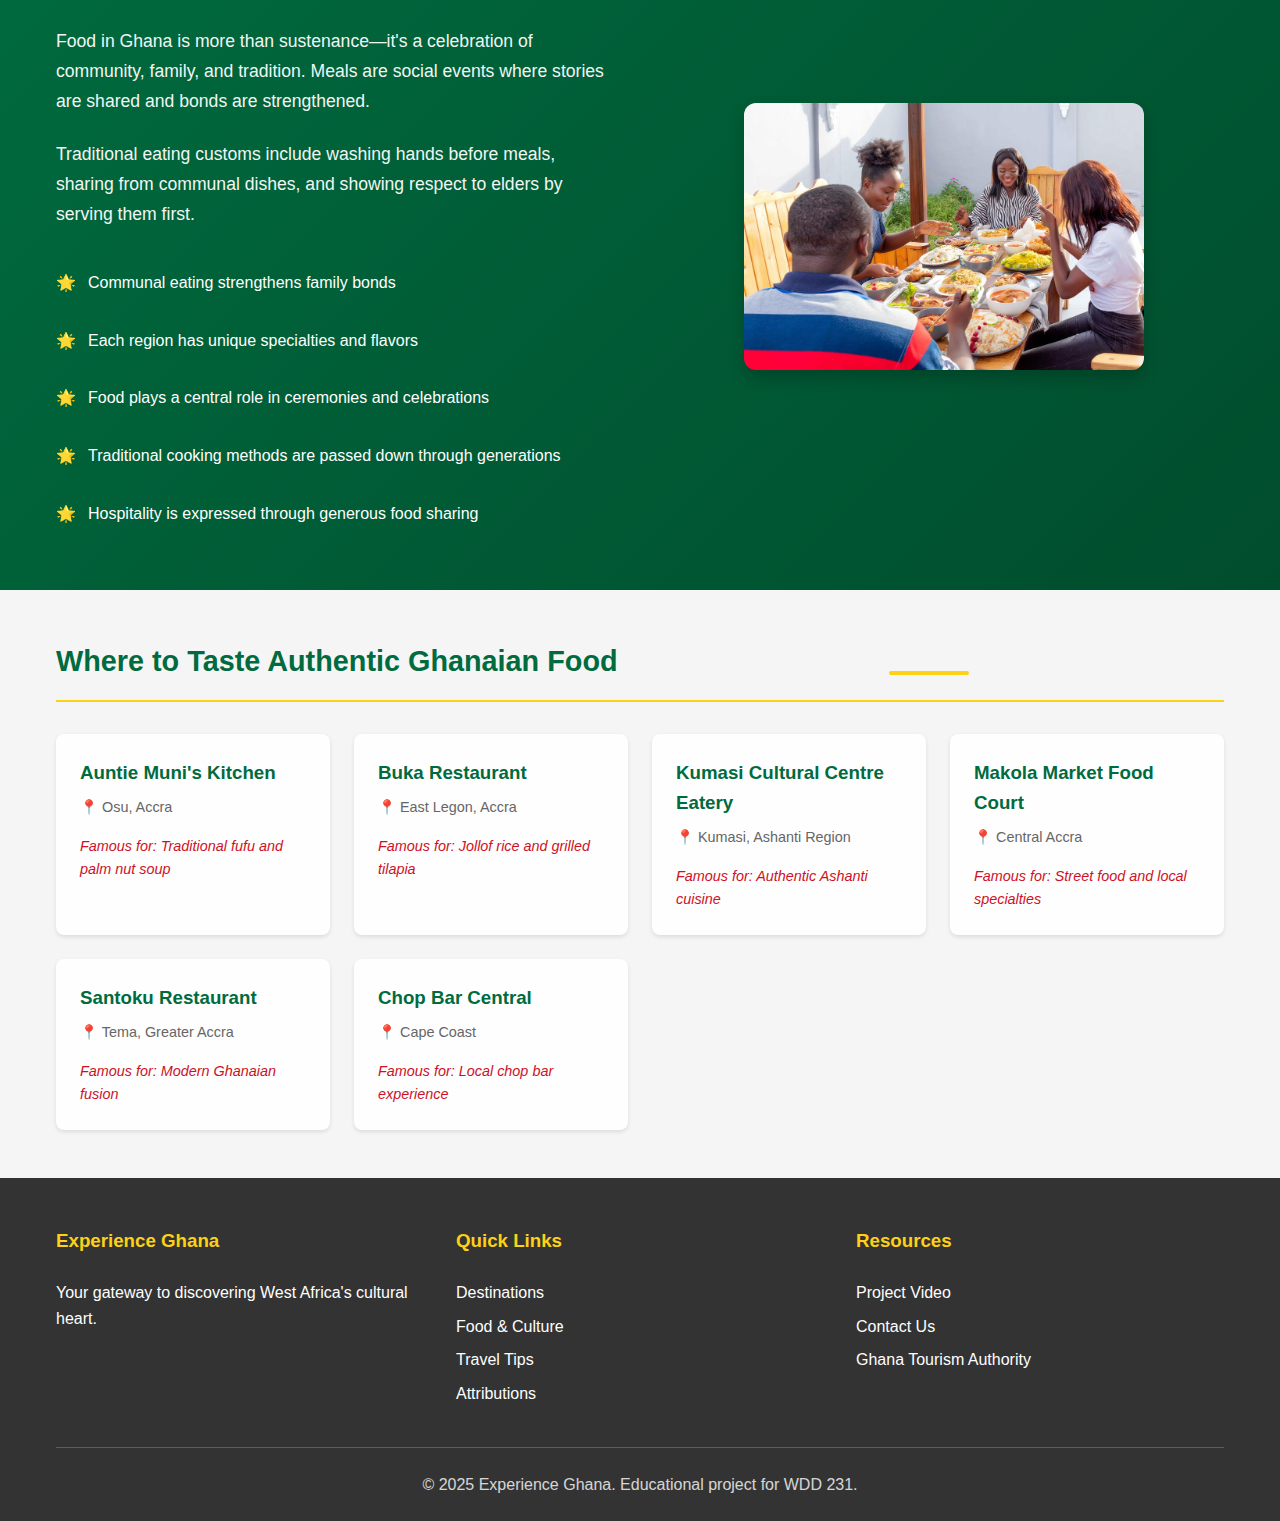
<file: Final/taste.html>
<!DOCTYPE html>
<html lang="en">
<head>
    <meta charset="UTF-8">
    <meta name="viewport" content="width=device-width, initial-scale=1.0">
    <meta name="description" content="Discover Ghana's incredible cuisine - from jollof rice and fufu to kelewele and banku. Explore traditional dishes, cooking methods, and food culture.">
    <meta name="author" content="Your Name">
    <meta name="keywords" content="Ghanaian food, Ghana cuisine, African food, jollof rice, fufu, kelewele, traditional dishes">
    
    <!-- Open Graph Meta Tags -->
    <meta property="og:title" content="Taste Ghana - Authentic Ghanaian Cuisine & Food Culture">
    <meta property="og:description" content="Explore Ghana's rich culinary heritage and delicious traditional dishes.">
    <meta property="og:type" content="website">
    <meta property="og:url" content="https://yourusername.github.io/wdd231/final/taste.html">
    <meta property="og:image" content="images/ghanaian-food.jpg">
    
    <title>Taste Ghana - Authentic Cuisine & Food Culture</title>
    <link rel="icon" type="image/x-icon" href="images/favicon.ico">
    <link rel="stylesheet" href="css/styles.css">
      <link rel="stylesheet" href="css/responsive.css">
    
    
<body>
    <header>
        <div class="header-container">
            <div class="logo">
                <img src="./images/ghana-flag.png" alt="Ghana Flag" class="logo-icon">
                <span class="logo-text">Experience Ghana</span>
            </div>
            <nav class="main-nav">
                <button class="hamburger" id="hamburger" aria-label="Menu toggle">
                    <span class="hamburger-line"></span>
                    <span class="hamburger-line"></span>
                    <span class="hamburger-line"></span>
                </button>
                <ul class="nav-menu" id="nav-menu">
                    <li><a href="index.html" class="nav-link">Home</a></li>
                    <li><a href="explore.html" class="nav-link">Explore</a></li>
                    <li><a href="taste.html" class="nav-link active">Taste</a></li>
                    <li><a href="travel-tips.html" class="nav-link">Travel Tips</a></li>
                    <li><a href="attributions.html" class="nav-link">Attributions</a></li>
                </ul>
            </nav>
        </div>
    </header>

    <main>
        <!-- Hero Section -->
        <section class="taste-hero">
            <div class="container">
                <div class="taste-hero-content">
                    <h1 class="taste-title">Taste Ghana</h1>
                    <p class="taste-subtitle">
                        Discover the rich flavors and culinary traditions that make Ghanaian cuisine 
                        one of West Africa's most celebrated food cultures.
                    </p>
                </div>
            </div>
        </section>

        <!-- Featured Dishes -->
        <section class="featured-dishes">
            <div class="container">
                <h2 class="section-title">Traditional Ghanaian Dishes</h2>
                <div class="dishes-grid" id="dishes-container">
                    <div class="loading-message">
                        <div class="loading-spinner"></div>
                        <h3>🍽️ Loading Delicious Dishes...</h3>
                        <p>Please wait while we prepare Ghana's finest cuisine for you.</p>
                    </div>
                </div>
            </div>
        </section>

        <!-- Cooking Tips -->
        <section class="cooking-tips">
            <div class="container">
                <h2 class="section-title">Cooking Tips & Techniques</h2>
                <div class="tips-container">
                    <div class="tip-card">
                        <div class="tip-icon">🔥</div>
                        <h3 class="tip-title">Palm Oil Usage</h3>
                        <p class="tip-content">
                            Red palm oil is essential in Ghanaian cooking. Heat it gently to preserve 
                            its rich flavor and vibrant color. Never overheat as it can become bitter.
                        </p>
                    </div>
                    
                    <div class="tip-card">
                        <div class="tip-icon">🌶️</div>
                        <h3 class="tip-title">Spice Balance</h3>
                        <p class="tip-content">
                            Ghanaian cuisine balances heat with flavor. Start with less spice and 
                            gradually add more. Ginger, garlic, and scotch bonnet peppers are key ingredients.
                        </p>
                    </div>
                    
                    <div class="tip-card">
                        <div class="tip-icon">🥄</div>
                        <h3 class="tip-title">Fufu Technique</h3>
                        <p class="tip-content">
                            Traditional fufu requires rhythmic pounding. The key is alternating between 
                            pounding and folding until you achieve a smooth, stretchy consistency.
                        </p>
                    </div>
                    
                    <div class="tip-card">
                        <div class="tip-icon">🍲</div>
                        <h3 class="tip-title">Slow Cooking</h3>
                        <p class="tip-content">
                            Many Ghanaian stews benefit from slow cooking. This allows flavors to 
                            meld and develop depth. Don't rush the process for authentic taste.
                        </p>
                    </div>
                </div>
            </div>
        </section>

        <!-- Food Culture -->
        <section class="food-culture">
            <div class="container">
                <div class="culture-content">
                    <div class="culture-text">
                        <h2>Ghanaian Food Culture</h2>
                        <p>
                            Food in Ghana is more than sustenance—it's a celebration of community, 
                            family, and tradition. Meals are social events where stories are shared 
                            and bonds are strengthened.
                        </p>
                        <p>
                            Traditional eating customs include washing hands before meals, sharing 
                            from communal dishes, and showing respect to elders by serving them first.
                        </p>
                        <ul class="culture-highlights">
                            <li>Communal eating strengthens family bonds</li>
                            <li>Each region has unique specialties and flavors</li>
                            <li>Food plays a central role in ceremonies and celebrations</li>
                            <li>Traditional cooking methods are passed down through generations</li>
                            <li>Hospitality is expressed through generous food sharing</li>
                        </ul>
                    </div>
                    <div class="culture-image">
                        <img src="images/ghanaian-family-meal.jpg" alt="Ghanaian family sharing a traditional meal" loading="lazy" onerror="this.style.display='none';">
                    </div>
                </div>
            </div>
        </section>

        <!-- Recommended Restaurants -->
        <section class="restaurants-section">
            <div class="container">
                <h2 class="section-title">Where to Taste Authentic Ghanaian Food</h2>
                <div class="restaurants-grid">
                    <div class="restaurant-card">
                        <h3 class="restaurant-name">Auntie Muni's Kitchen</h3>
                        <p class="restaurant-location">📍 Osu, Accra</p>
                        <p class="restaurant-specialty">Famous for: Traditional fufu and palm nut soup</p>
                    </div>
                    
                    <div class="restaurant-card">
                        <h3 class="restaurant-name">Buka Restaurant</h3>
                        <p class="restaurant-location">📍 East Legon, Accra</p>
                        <p class="restaurant-specialty">Famous for: Jollof rice and grilled tilapia</p>
                    </div>
                    
                    <div class="restaurant-card">
                        <h3 class="restaurant-name">Kumasi Cultural Centre Eatery</h3>
                        <p class="restaurant-location">📍 Kumasi, Ashanti Region</p>
                        <p class="restaurant-specialty">Famous for: Authentic Ashanti cuisine</p>
                    </div>
                    
                    <div class="restaurant-card">
                        <h3 class="restaurant-name">Makola Market Food Court</h3>
                        <p class="restaurant-location">📍 Central Accra</p>
                        <p class="restaurant-specialty">Famous for: Street food and local specialties</p>
                    </div>
                    
                    <div class="restaurant-card">
                        <h3 class="restaurant-name">Santoku Restaurant</h3>
                        <p class="restaurant-location">📍 Tema, Greater Accra</p>
                        <p class="restaurant-specialty">Famous for: Modern Ghanaian fusion</p>
                    </div>
                    
                    <div class="restaurant-card">
                        <h3 class="restaurant-name">Chop Bar Central</h3>
                        <p class="restaurant-location">📍 Cape Coast</p>
                        <p class="restaurant-specialty">Famous for: Local chop bar experience</p>
                    </div>
                </div>
            </div>
        </section>
    </main>

    <!-- Modal for dish details -->
    <div id="dish-modal" class="modal" role="dialog" aria-labelledby="dish-modal-title" aria-hidden="true">
        <div class="modal-content">
            <div class="modal-header">
                <h2 id="dish-modal-title">Dish Details</h2>
                <button class="close-modal" id="close-dish-modal" aria-label="Close modal">&times;</button>
            </div>
            <div class="modal-body" id="dish-modal-body">
                <!-- Content will be dynamically inserted -->
            </div>
        </div>
    </div>

    <footer>
        <div class="container">
            <div class="footer-content">
                <div class="footer-section">
                    <h3>Experience Ghana</h3>
                    <p>Your gateway to discovering West Africa's cultural heart.</p>
                </div>
                <div class="footer-section">
                    <h3>Quick Links</h3>
                    <ul>
                        <li><a href="explore.html">Destinations</a></li>
                        <li><a href="taste.html">Food & Culture</a></li>
                        <li><a href="travel-tips.html">Travel Tips</a></li>
                        <li><a href="attributions.html">Attributions</a></li>
                    </ul>
                </div>
                <div class="footer-section">
                    <h3>Resources</h3>
                    <ul>
                        <li><a href="#" id="video-link">Project Video</a></li>
                        <li><a href="mailto:contact@experienceghana.com">Contact Us</a></li>
                        <li><a href="#" target="_blank">Ghana Tourism Authority</a></li>
                    </ul>
                </div>
            </div>
            <div class="footer-bottom">
                <p>&copy; 2025 Experience Ghana. Educational project for WDD 231.</p>
            </div>
        </div>
    </footer>
<script type="module" src="./js/main.js"></script>
</body>
</html>
</file>
<file: Final/css/responsive.css>
/* Animations */
@keyframes fadeIn {
    from { opacity: 0; }
    to { opacity: 1; }
}

@keyframes slideIn {
    from { transform: translateY(-50px); opacity: 0; }
    to { transform: translateY(0); opacity: 1; }
}

@keyframes spin {
    0% { transform: rotate(0deg); }
    100% { transform: rotate(360deg); }
}

@keyframes bounce {
    0%, 20%, 50%, 80%, 100% {
        transform: translateY(0);
    }
    40% {
        transform: translateY(-10px);
    }
    60% {
        transform: translateY(-5px);
    }
}

/* Modal Animation Classes */
.modal-visible {
    animation: fadeIn 0.3s ease;
}

.modal-closing {
    animation: fadeOut 0.3s ease;
}

@keyframes fadeOut {
    from { opacity: 1; }
    to { opacity: 0; }
}

/* Responsive Design */
@media (max-width: 768px) {
    /* Mobile Navigation */
    .hamburger {
        display: flex;
        color: var(--warm-white);
    }
    
    .nav-menu {
        position: absolute;
        top: 100%;
        left: 0;
        right: 0;
        background-color: var(--primary-green);
        flex-direction: column;
        padding: var(--spacing-md);
        box-shadow: var(--shadow-md);
        transform: translateY(-100%);
        opacity: 0;
        visibility: hidden;
        transition: all 0.3s ease;
    }
    
    .nav-menu.active {
        transform: translateY(0);
        opacity: 1;
        visibility: visible;
    }
    
    .nav-menu li {
        margin: var(--spacing-xs) 0;
    }
    
    /* Hero Section Mobile */
    .hero {
        grid-template-columns: 1fr;
        text-align: center;
        padding: var(--spacing-lg) var(--spacing-sm);
    }
    
    .hero h1 {
        font-size: 2.2rem;
    }
    
    .hero-content {
        padding: 0;
    }
    
    /* Navigation Cards Mobile */
    .nav-cards {
        grid-template-columns: 1fr;
    }
    
    .quick-nav h2,
    .featured-preview h2,
    .newsletter h2 {
        font-size: 2rem;
    }
    
    /* Newsletter Form Mobile */
    .newsletter-form {
        text-align: left;
    }
    
    /* Modal Mobile */
    .modal-content {
        width: 95%;
        margin: 10% auto;
    }
}

@media (max-width: 480px) {
    .hero h1 {
        font-size: 1.8rem;
    }
    
    .hero p {
        font-size: 1rem;
    }
    
    .quick-nav h2,
    .featured-preview h2,
    .newsletter h2 {
        font-size: 1.5rem;
    }
    
    .container {
        padding: 0 var(--spacing-xs);
    }
}
@media (max-width: 768px) {
            .explore-title {
                font-size: 2rem;
            }
            
            .filters-container {
                grid-template-columns: 1fr;
            }
            
            .destinations-grid {
                grid-template-columns: 1fr;
            }
            
            .results-header {
                flex-direction: column;
                align-items: stretch;
                text-align: center;
            }
        }

         @media (max-width: 768px) {
            .taste-title {
                font-size: 2.5rem;
            }
            
            .culture-content {
                grid-template-columns: 1fr;
                text-align: center;
            }
            
            .dishes-grid {
                grid-template-columns: 1fr;
            }
            
            .tips-container {
                grid-template-columns: 1fr;
            }
        }

         
        @media (max-width: 768px) {
            .attributions-title {
                font-size: 2.5rem;
            }
            
            .attribution-section {
                margin-bottom: var(--spacing-lg);
            }
            
            .resource-link {
                font-size: 0.8rem;
            }
        }
         @keyframes bounce {
            0%, 20%, 50%, 80%, 100% {
                transform: translateY(0);
            }
            40% {
                transform: translateY(-10px);
            }
            60% {
                transform: translateY(-5px);
            }
        }
        
        @media (max-width: 768px) {
            .confirmation-container {
                margin: 1rem;
                padding: 1rem;
            }
            
            .confirmation-title {
                font-size: 2rem;
            }
            
            .detail-row {
                flex-direction: column;
                align-items: flex-start;
                gap: 0.5rem;
            }
            
            .detail-value {
                text-align: left;
            }
            
            .action-buttons {
                flex-direction: column;
            }
        }
</file>
<file: chamber/css/join.css>
/* Join page specific styles - inherits base from styles.css */

/* Form Section Styles */
.main-content {
    display: grid;
    grid-template-columns: 1fr;
    gap: 2rem;
    margin-bottom: 2rem;
}

.form-section {
    background-color: white;
    padding: 2rem;
    border-radius: 8px;
    box-shadow: 0 2px 10px rgba(0, 0, 0, 0.1);
}

.form-section h1 {
    text-align: center;
    margin-bottom: 2rem;
    color: var(--primary-color);
    font-size: 2.5rem;
}

.form-grid {
    display: grid;
    grid-template-columns: 1fr 1fr;
    gap: 1.5rem;
}

.form-group {
    display: flex;
    flex-direction: column;
}

.form-group.full-width {
    grid-column: 1 / -1;
}

.form-group label {
    margin-bottom: 0.5rem;
    font-weight: 600;
    color: var(--primary-color);
}

input, textarea, select {
    padding: 12px;
    border: 2px solid var(--border-color);
    border-radius: 4px;
    font-size: 1rem;
    transition: all 0.3s ease;
    background: white;
}

input:focus, textarea:focus, select:focus {
    outline: none;
    border-color: var(--secondary-color);
    box-shadow: 0 0 0 3px rgba(0, 119, 170, 0.1);
}

textarea {
    resize: vertical;
    min-height: 120px;
}

.submit-btn {
    background-color: var(--accent-color);
    color: var(--dark-color);
    padding: 15px 30px;
    border: none;
    border-radius: 4px;
    font-size: 1.1rem;
    font-weight: 600;
    cursor: pointer;
    transition: all 0.3s ease;
    margin-top: 1rem;
    width: 100%;
}

.submit-btn:hover {
    background-color: #e6940a;
    transform: translateY(-2px);
    box-shadow: 0 4px 8px rgba(0, 0, 0, 0.2);
}

/* Membership Cards */
.membership-cards {
    display: grid;
    grid-template-columns: repeat(auto-fit, minmax(250px, 1fr));
    gap: 1.5rem;
    margin-top: 2rem;
}

.membership-card {
    background-color: white;
    padding: 2rem;
    border-radius: 8px;
    text-align: center;
    box-shadow: 0 2px 10px rgba(0, 0, 0, 0.1);
    transition: all 0.5s ease;
    opacity: 0;
    transform: translateY(30px);
    animation: fadeInUp 0.8s ease forwards;
}

.membership-card:nth-child(1) { animation-delay: 0.1s; }
.membership-card:nth-child(2) { animation-delay: 0.2s; }
.membership-card:nth-child(3) { animation-delay: 0.3s; }
.membership-card:nth-child(4) { animation-delay: 0.4s; }

@keyframes fadeInUp {
    to {
        opacity: 1;
        transform: translateY(0);
    }
}

.membership-card:hover {
    transform: translateY(-5px);
    box-shadow: 0 5px 15px rgba(0, 0, 0, 0.2);
}

.membership-card h3 {
    color: var(--primary-color);
    margin-bottom: 1rem;
    font-size: 1.5rem;
}

.membership-card .price {
    font-size: 2rem;
    font-weight: bold;
    color: var(--secondary-color);
    margin-bottom: 1rem;
}

.learn-more-btn {
    background-color: var(--secondary-color);
    color: white;
    padding: 10px 20px;
    border: none;
    border-radius: 4px;
    cursor: pointer;
    transition: all 0.3s ease;
    text-decoration: none;
    display: inline-block;
}

.learn-more-btn:hover {
    background-color: var(--primary-color);
    transform: translateY(-2px);
}

/* Modal Styles */
.modal {
    display: none;
    position: fixed;
    z-index: 1000;
    left: 0;
    top: 0;
    width: 100%;
    height: 100%;
    background-color: rgba(0, 0, 0, 0.5);
}

.modal-content {
    background: white;
    margin: 5% auto;
    padding: 2rem;
    border-radius: 8px;
    width: 90%;
    max-width: 500px;
    box-shadow: 0 4px 20px rgba(0, 0, 0, 0.3);
    animation: modalSlideIn 0.3s ease;
}

@keyframes modalSlideIn {
    from {
        transform: scale(0.8);
        opacity: 0;
    }
    to {
        transform: scale(1);
        opacity: 1;
    }
}

.close {
    color: #aaa;
    float: right;
    font-size: 28px;
    font-weight: bold;
    cursor: pointer;
    line-height: 1;
}

.close:hover {
    color: var(--primary-color);
}

.modal h2 {
    color: var(--primary-color);
    margin-bottom: 1rem;
}

.benefits-list {
    list-style: none;
    padding: 0;
}

.benefits-list li {
    padding: 0.5rem 0;
    border-bottom: 1px solid #eee;
}

.benefits-list li:before {
    content: "✓";
    color: var(--secondary-color);
    font-weight: bold;
    margin-right: 10px;
}

/* Responsive Design for Join Page */
@media screen and (min-width: 768px) {
    .main-content {
        grid-template-columns: 2fr 1fr;
    }
    
    .membership-cards {
        margin-top: 0;
    }
}

@media screen and (max-width: 767px) {
    .form-grid {
        grid-template-columns: 1fr;
    }
}
</file>
<file: Final/css/styles.css>
/* Reset and Base Styles */
* {
    margin: 0;
    padding: 0;
    box-sizing: border-box;
}

:root {
    /* Ghana-inspired Color Palette */
    --primary-red: #ce1126;
    --primary-gold: #fcd116;
    --primary-green: #006b3f;
    --dark-green: #004d2d;
    --light-green: #e8f5e8;
    --warm-white: #fefefe;
    --dark-gray: #333333;
    --medium-gray: #666666;
    --light-gray: #f5f5f5;
    --border-gray: #ddd;
    
    /* Typography */
    --font-primary: 'Arial', 'Helvetica', sans-serif;
    --font-secondary: 'Georgia', serif;
    
    /* Spacing */
    --spacing-xs: 0.5rem;
    --spacing-sm: 1rem;
    --spacing-md: 1.5rem;
    --spacing-lg: 2rem;
    --spacing-xl: 3rem;
    
    /* Borders */
    --border-radius: 8px;
    --border-radius-lg: 12px;
    
    /* Shadows */
    --shadow-sm: 0 2px 4px rgba(0, 0, 0, 0.1);
    --shadow-md: 0 4px 8px rgba(0, 0, 0, 0.15);
    --shadow-lg: 0 8px 16px rgba(0, 0, 0, 0.2);
}

body {
    font-family: var(--font-primary);
    line-height: 1.6;
    color: var(--dark-gray);
    background-color: var(--warm-white);
}

.container {
    max-width: 1200px;
    margin: 0 auto;
    padding: 0 var(--spacing-sm);
}

/* Header Styles */
header {
    background-color: var(--primary-green);
    color: var(--warm-white);
    padding: var(--spacing-sm) 0;
    position: sticky;
    top: 0;
    z-index: 1000;
    box-shadow: var(--shadow-md);
}

.header-container {
    max-width: 1200px;
    margin: 0 auto;
    padding: 0 var(--spacing-sm);
    display: flex;
    justify-content: space-between;
    align-items: center;
}

.logo {
    display: flex;
    align-items: center;
    gap: var(--spacing-xs);
    font-size: 1.5rem;
    font-weight: bold;
}

.logo-icon {
    width: 32px;
    height: 24px;
    object-fit: cover;
}

/* Navigation Styles */
.main-nav {
    position: relative;
}

.hamburger {
    display: none;
    flex-direction: column;
    background: none;
    border: none;
    cursor: pointer;
    padding: var(--spacing-xs);
}

.hamburger-line {
    width: 25px;
    height: 3px;
    background-color: var(--warm-white);
    margin: 3px 0;
    transition: 0.3s;
}

.nav-menu {
    display: flex;
    list-style: none;
    gap: var(--spacing-lg);
}

.nav-link {
    color: var(--warm-white);
    text-decoration: none;
    padding: var(--spacing-xs) var(--spacing-sm);
    border-radius: var(--border-radius);
    transition: background-color 0.3s, color 0.3s;
}

.nav-link:hover,
.nav-link.active {
    background-color: var(--primary-gold);
    color: var(--dark-gray);
}

/* Hero Section */
.hero {
    display: grid;
    grid-template-columns: 1fr 1fr;
    gap: var(--spacing-xl);
    align-items: center;
    padding: var(--spacing-xl) 0;
    background: linear-gradient(135deg, var(--light-green) 0%, var(--warm-white) 100%);
    min-height: 60vh;
}

.hero-content {
    padding: 0 var(--spacing-lg);
}

.hero h1 {
    font-size: 3rem;
    font-weight: bold;
    color: var(--primary-green);
    margin-bottom: var(--spacing-md);
    line-height: 1.2;
}

.hero p {
    font-size: 1.2rem;
    color: var(--medium-gray);
    margin-bottom: var(--spacing-lg);
}

.cta-button {
    background-color: var(--primary-red);
    color: var(--warm-white);
    border: none;
    padding: var(--spacing-md) var(--spacing-xl);
    font-size: 1.1rem;
    border-radius: var(--border-radius);
    cursor: pointer;
    transition: background-color 0.3s, transform 0.2s;
}

.cta-button:hover {
    background-color: #b10e1f;
    transform: translateY(-2px);
}

.hero-image {
    text-align: center;
}

.hero-image img {
    width: 100%;
    max-width: 500px;
    height: auto;
    border-radius: var(--border-radius-lg);
    box-shadow: var(--shadow-lg);
}

/* Quick Navigation Cards */
.quick-nav {
    padding: var(--spacing-xl) 0;
    background-color: var(--warm-white);
}

.quick-nav h2 {
    text-align: center;
    font-size: 2.5rem;
    color: var(--primary-green);
    margin-bottom: var(--spacing-xl);
}

.nav-cards {
    display: grid;
    grid-template-columns: repeat(auto-fit, minmax(300px, 1fr));
    gap: var(--spacing-lg);
    margin-top: var(--spacing-xl);
}

.nav-card {
    background-color: var(--warm-white);
    border-radius: var(--border-radius-lg);
    padding: var(--spacing-lg);
    text-align: center;
    box-shadow: var(--shadow-md);
    transition: transform 0.3s, box-shadow 0.3s;
    cursor: pointer;
}

.nav-card:hover {
    transform: translateY(-5px);
    box-shadow: var(--shadow-lg);
}

.nav-card img {
    width: 100%;
    height: 200px;
    object-fit: cover;
    border-radius: var(--border-radius);
    margin-bottom: var(--spacing-md);
}

.nav-card h3 {
    font-size: 1.5rem;
    color: var(--primary-green);
    margin-bottom: var(--spacing-sm);
}

.nav-card p {
    color: var(--medium-gray);
    margin-bottom: var(--spacing-md);
}

.card-link {
    display: inline-block;
    background-color: var(--primary-gold);
    color: var(--dark-gray);
    text-decoration: none;
    padding: var(--spacing-sm) var(--spacing-lg);
    border-radius: var(--border-radius);
    font-weight: bold;
    transition: background-color 0.3s;
}

.card-link:hover {
    background-color: #e6b800;
}

/* Featured Destinations Preview */
.featured-preview {
    padding: var(--spacing-xl) 0;
    background-color: var(--light-gray);
}

.featured-preview h2 {
    text-align: center;
    font-size: 2.5rem;
    color: var(--primary-green);
    margin-bottom: var(--spacing-xl);
}

.destinations-preview {
    display: grid;
    grid-template-columns: repeat(auto-fit, minmax(280px, 1fr));
    gap: var(--spacing-lg);
    margin-bottom: var(--spacing-xl);
}

.destination-card {
    background-color: var(--warm-white);
    border-radius: var(--border-radius-lg);
    overflow: hidden;
    box-shadow: var(--shadow-md);
    transition: transform 0.3s, box-shadow 0.3s;
    cursor: pointer;
}

.destination-card:hover {
    transform: translateY(-3px);
    box-shadow: var(--shadow-lg);
}

.destination-card img {
    width: 100%;
    height: 200px;
    object-fit: cover;
}

.destination-card-content {
    padding: var(--spacing-md);
}

.destination-card h3 {
    font-size: 1.3rem;
    color: var(--primary-green);
    margin-bottom: var(--spacing-xs);
}

.destination-card .location {
    color: var(--medium-gray);
    font-size: 0.9rem;
    margin-bottom: var(--spacing-sm);
}

.destination-card p {
    color: var(--dark-gray);
    margin-bottom: var(--spacing-sm);
}

.destination-card .rating {
    display: flex;
    align-items: center;
    gap: var(--spacing-xs);
    color: var(--primary-gold);
    font-weight: bold;
}

.see-more-btn {
    display: block;
    margin: 0 auto;
    background-color: var(--primary-green);
    color: var(--warm-white);
    border: none;
    padding: var(--spacing-md) var(--spacing-xl);
    font-size: 1.1rem;
    border-radius: var(--border-radius);
    cursor: pointer;
    transition: background-color 0.3s;
}

.see-more-btn:hover {
    background-color: var(--dark-green);
}

/* Newsletter Section */
.newsletter {
    padding: var(--spacing-xl) 0;
    background: linear-gradient(135deg, var(--primary-green) 0%, var(--dark-green) 100%);
    color: var(--warm-white);
}

.newsletter-content {
    text-align: center;
    max-width: 600px;
    margin: 0 auto;
}

.newsletter h2 {
    font-size: 2.5rem;
    margin-bottom: var(--spacing-md);
}

.newsletter p {
    font-size: 1.1rem;
    margin-bottom: var(--spacing-xl);
    opacity: 0.9;
}

.newsletter-form {
    display: flex;
    flex-direction: column;
    gap: var(--spacing-md);
}

.form-group {
    text-align: left;
}

.form-group label {
    display: block;
    margin-bottom: var(--spacing-xs);
    font-weight: bold;
    color: var(--warm-white);
}

.form-group input,
.form-group select {
    width: 100%;
    padding: var(--spacing-sm);
    border: 2px solid transparent;
    border-radius: var(--border-radius);
    font-size: 1rem;
    transition: border-color 0.3s;
}

.form-group input:focus,
.form-group select:focus {
    outline: none;
    border-color: var(--primary-gold);
}

.submit-btn {
    background-color: var(--primary-red);
    color: var(--warm-white);
    border: none;
    padding: var(--spacing-md) var(--spacing-xl);
    font-size: 1.1rem;
    border-radius: var(--border-radius);
    cursor: pointer;
    transition: background-color 0.3s;
    margin-top: var(--spacing-sm);
}

.submit-btn:hover {
    background-color: #b10e1f;
}

/* Modal Styles */
.modal {
    display: none;
    position: fixed;
    z-index: 2000;
    left: 0;
    top: 0;
    width: 100%;
    height: 100%;
    background-color: rgba(0, 0, 0, 0.5);
    animation: fadeIn 0.3s;
}

.modal-content {
    background-color: var(--warm-white);
    margin: 5% auto;
    padding: 0;
    border-radius: var(--border-radius-lg);
    width: 90%;
    max-width: 600px;
    max-height: 80vh;
    overflow-y: auto;
    animation: slideIn 0.3s;
}

.modal-header {
    display: flex;
    justify-content: space-between;
    align-items: center;
    padding: var(--spacing-lg);
    border-bottom: 1px solid var(--border-gray);
    background-color: var(--primary-green);
    color: var(--warm-white);
    border-radius: var(--border-radius-lg) var(--border-radius-lg) 0 0;
}

.modal-header h2 {
    margin: 0;
}

.close-modal {
    background: none;
    border: none;
    font-size: 2rem;
    cursor: pointer;
    color: var(--warm-white);
    padding: 0;
    width: 30px;
    height: 30px;
    display: flex;
    align-items: center;
    justify-content: center;
}

.close-modal:hover {
    opacity: 0.7;
}

.modal-body {
    padding: var(--spacing-lg);
}

/* Footer Styles */
footer {
    background-color: var(--dark-gray);
    color: var(--warm-white);
    padding: var(--spacing-xl) 0 var(--spacing-md);
}

.footer-content {
    display: grid;
    grid-template-columns: repeat(auto-fit, minmax(250px, 1fr));
    gap: var(--spacing-lg);
    margin-bottom: var(--spacing-lg);
}

.footer-section h3 {
    color: var(--primary-gold);
    margin-bottom: var(--spacing-md);
}

.footer-section ul {
    list-style: none;
}

.footer-section li {
    margin-bottom: var(--spacing-xs);
}

.footer-section a {
    color: var(--warm-white);
    text-decoration: none;
    transition: color 0.3s;
}

.footer-section a:hover {
    color: var(--primary-gold);
}

.footer-bottom {
    text-align: center;
    padding-top: var(--spacing-md);
    border-top: 1px solid var(--medium-gray);
    opacity: 0.8;
}

/* Modal Content Styles */
.modal-destination-content {
    display: flex;
    flex-direction: column;
    gap: var(--spacing-md);
}

.modal-image {
    width: 100%;
    height: 250px;
    object-fit: cover;
    border-radius: var(--border-radius);
}

.modal-info {
    display: flex;
    flex-direction: column;
    gap: var(--spacing-md);
}

.destination-meta {
    display: flex;
    gap: var(--spacing-md);
    flex-wrap: wrap;
}

.destination-meta span {
    background-color: var(--light-gray);
    padding: var(--spacing-xs) var(--spacing-sm);
    border-radius: var(--border-radius);
    font-size: 0.9rem;
}

.destination-details {
    display: grid;
    grid-template-columns: repeat(auto-fit, minmax(200px, 1fr));
    gap: var(--spacing-md);
}

.detail-section h4 {
    color: var(--primary-green);
    margin-bottom: var(--spacing-xs);
    display: flex;
    align-items: center;
    gap: var(--spacing-xs);
}

.detail-section ul {
    list-style: none;
    padding-left: 0;
}

.detail-section li {
    padding: var(--spacing-xs) 0;
    border-bottom: 1px solid var(--border-gray);
}

.detail-section li:last-child {
    border-bottom: none;
}

.modal-actions {
    display: flex;
    justify-content: center;
    margin-top: var(--spacing-md);
}

.btn-primary {
    background-color: var(--primary-green);
    color: var(--warm-white);
    border: none;
    padding: var(--spacing-sm) var(--spacing-lg);
    border-radius: var(--border-radius);
    cursor: pointer;
    transition: background-color 0.3s;
}

.btn-primary:hover {
    background-color: var(--dark-green);
}

/* Notification Styles */
.notification {
    position: fixed;
    top: 20px;
    right: 20px;
    max-width: 400px;
    background-color: var(--warm-white);
    border-radius: var(--border-radius);
    box-shadow: var(--shadow-lg);
    z-index: 3000;
    opacity: 0;
    transform: translateX(100%);
    transition: all 0.3s ease;
}

.notification-visible {
    opacity: 1;
    transform: translateX(0);
}

.notification-hiding {
    opacity: 0;
    transform: translateX(100%);
}

.notification-content {
    display: flex;
    align-items: center;
    padding: var(--spacing-md);
    gap: var(--spacing-sm);
}

.notification-icon {
    font-size: 1.2rem;
    flex-shrink: 0;
}

.notification-message {
    flex: 1;
    color: var(--dark-gray);
}

.notification-close {
    background: none;
    border: none;
    font-size: 1.2rem;
    cursor: pointer;
    color: var(--medium-gray);
    padding: 0;
    width: 24px;
    height: 24px;
    display: flex;
    align-items: center;
    justify-content: center;
    border-radius: 50%;
    transition: background-color 0.3s;
}

.notification-close:hover {
    background-color: var(--light-gray);
}

.notification-success {
    border-left: 4px solid #10b981;
}

.notification-error {
    border-left: 4px solid var(--primary-red);
}

.notification-warning {
    border-left: 4px solid #f59e0b;
}

.notification-info {
    border-left: 4px solid #3b82f6;
}

/* Loading Spinner */
.loading-spinner {
    display: flex;
    flex-direction: column;
    align-items: center;
    justify-content: center;
    padding: var(--spacing-xl);
    color: var(--medium-gray);
}

.spinner-animation {
    width: 40px;
    height: 40px;
    border: 4px solid var(--light-gray);
    border-top: 4px solid var(--primary-green);
    border-radius: 50%;
    animation: spin 1s linear infinite;
}

.spinner-message {
    margin-top: var(--spacing-md);
    color: var(--medium-gray);
}

/* Error and Success States */
.error-notification,
.success-notification,
.welcome-back-notification {
    position: fixed;
    top: 50%;
    left: 50%;
    transform: translate(-50%, -50%);
    background-color: var(--warm-white);
    padding: var(--spacing-xl);
    border-radius: var(--border-radius-lg);
    box-shadow: var(--shadow-lg);
    z-index: 3000;
    max-width: 500px;
    text-align: center;
    animation: slideIn 0.3s ease;
}

.error-notification {
    border: 2px solid var(--primary-red);
}

.success-notification {
    border: 2px solid #10b981;
}

.welcome-back-notification {
    border: 2px solid var(--primary-gold);
}

.error-content,
.success-content,
.welcome-content {
    display: flex;
    align-items: center;
    gap: var(--spacing-sm);
}

.error-icon,
.success-icon {
    font-size: 1.2rem;
}

.error-close {
    background: none;
    border: none;
    font-size: 1.5rem;
    cursor: pointer;
    color: var(--medium-gray);
    margin-left: auto;
}

/* Activity Tags */
.activity-tag {
    display: inline-block;
    background-color: var(--primary-gold);
    color: var(--dark-gray);
    padding: 0.25rem 0.5rem;
    border-radius: var(--border-radius);
    font-size: 0.8rem;
    font-weight: 500;
    margin: 0.25rem 0.25rem 0.25rem 0;
}

.activity-more {
    display: inline-block;
    color: var(--medium-gray);
    font-style: italic;
    font-size: 0.8rem;
    margin: 0.25rem 0.25rem 0.25rem 0;
}

/* Header Scroll Effect */
header.scrolled {
    background-color: rgba(0, 107, 63, 0.95);
    backdrop-filter: blur(10px);
}

/* Focus Styles for Accessibility */
.destination-card:focus,
.nav-card:focus,
button:focus,
.nav-link:focus,
input:focus,
select:focus,
textarea:focus {
    outline: 2px solid var(--primary-gold);
    outline-offset: 2px;
}

/* Success Modal Specific Styles */
.success-modal {
    border: 2px solid var(--primary-green);
    background: linear-gradient(135deg, var(--light-green) 0%, var(--warm-white) 100%);
}

.success-modal h3 {
    color: var(--primary-green);
    margin-bottom: var(--spacing-sm);
}

.success-modal p {
    color: var(--dark-gray);
    margin-bottom: var(--spacing-xs);
}

/* Confirmation Dialog Styles */
.confirmation-dialog .modal-content {
    max-width: 400px;
}

.dialog-actions {
    display: flex;
    gap: var(--spacing-md);
    justify-content: flex-end;
    margin-top: var(--spacing-lg);
}

.btn-secondary {
    background-color: var(--medium-gray);
    color: var(--warm-white);
    border: none;
    padding: var(--spacing-sm) var(--spacing-lg);
    border-radius: var(--border-radius);
    cursor: pointer;
    transition: background-color 0.3s;
}

.btn-secondary:hover {
    background-color: var(--dark-gray);
}

/* No Results State */
.no-results,
.no-destinations {
    text-align: center;
    padding: var(--spacing-xl);
    color: var(--medium-gray);
}

.no-results-icon {
    font-size: 4rem;
    margin-bottom: var(--spacing-md);
    opacity: 0.5;
}

.no-results h3 {
    color: var(--dark-gray);
    margin-bottom: var(--spacing-md);
}

/* Animations */
@keyframes fadeIn {
    from { opacity: 0; }
    to { opacity: 1; }
}

@keyframes slideIn {
    from { transform: translateY(-50px); opacity: 0; }
    to { transform: translateY(0); opacity: 1; }
}

@keyframes spin {
    0% { transform: rotate(0deg); }
    100% { transform: rotate(360deg); }
}

@keyframes bounce {
    0%, 20%, 50%, 80%, 100% {
        transform: translateY(0);
    }
    40% {
        transform: translateY(-10px);
    }
    60% {
        transform: translateY(-5px);
    }
}

/* Modal Animation Classes */
.modal-visible {
    animation: fadeIn 0.3s ease;
}

.modal-closing {
    animation: fadeOut 0.3s ease;
}

@keyframes fadeOut {
    from { opacity: 1; }
    to { opacity: 0; }
}

/* Responsive Design */
@media (max-width: 768px) {
    /* Mobile Navigation */
    .hamburger {
        display: flex;
        color: var(--warm-white);
    }
    
    .nav-menu {
        position: absolute;
        top: 100%;
        left: 0;
        right: 0;
        background-color: var(--primary-green);
        flex-direction: column;
        padding: var(--spacing-md);
        box-shadow: var(--shadow-md);
        transform: translateY(-100%);
        opacity: 0;
        visibility: hidden;
        transition: all 0.3s ease;
    }
    
    .nav-menu.active {
        transform: translateY(0);
        opacity: 1;
        visibility: visible;
    }
    
    .nav-menu li {
        margin: var(--spacing-xs) 0;
    }
    
    /* Hero Section Mobile */
    .hero {
        grid-template-columns: 1fr;
        text-align: center;
        padding: var(--spacing-lg) var(--spacing-sm);
    }
    
    .hero h1 {
        font-size: 2.2rem;
    }
    
    .hero-content {
        padding: 0;
    }
    
    /* Navigation Cards Mobile */
    .nav-cards {
        grid-template-columns: 1fr;
    }
    
    .quick-nav h2,
    .featured-preview h2,
    .newsletter h2 {
        font-size: 2rem;
    }
    
    /* Newsletter Form Mobile */
    .newsletter-form {
        text-align: left;
    }
    
    /* Modal Mobile */
    .modal-content {
        width: 95%;
        margin: 10% auto;
    }
}

@media (max-width: 480px) {
    .hero h1 {
        font-size: 1.8rem;
    }
    
    .hero p {
        font-size: 1rem;
    }
    
    .quick-nav h2,
    .featured-preview h2,
    .newsletter h2 {
        font-size: 1.5rem;
    }
    
    .container {
        padding: 0 var(--spacing-xs);
    }
}
/* Additional styles for explore page */
        .explore-header {
            background: linear-gradient(135deg, var(--primary-green) 0%, var(--dark-green) 100%);
            color: var(--warm-white);
            padding: var(--spacing-xl) 0;
            text-align: center;
        }
        
        .explore-title {
            font-size: 3rem;
            margin-bottom: var(--spacing-md);
        }
        
        .explore-subtitle {
            font-size: 1.2rem;
            opacity: 0.9;
            max-width: 600px;
            margin: 0 auto;
        }
        
        .filters-section {
            background-color: var(--light-gray);
            padding: var(--spacing-lg) 0;
            border-bottom: 1px solid var(--border-gray);
        }
        
        .filters-container {
            display: grid;
            grid-template-columns: repeat(auto-fit, minmax(200px, 1fr));
            gap: var(--spacing-md);
            margin-bottom: var(--spacing-md);
        }
        
        .filter-group {
            display: flex;
            flex-direction: column;
            gap: var(--spacing-xs);
        }
        
        .filter-label {
            font-weight: bold;
            color: var(--dark-gray);
        }
        
        .filter-input,
        .filter-select {
            padding: var(--spacing-sm);
            border: 2px solid var(--border-gray);
            border-radius: var(--border-radius);
            font-size: 1rem;
            transition: border-color 0.3s;
        }
        
        .filter-input:focus,
        .filter-select:focus {
            outline: none;
            border-color: var(--primary-green);
        }
        
        .filters-actions {
            display: flex;
            gap: var(--spacing-md);
            justify-content: center;
            flex-wrap: wrap;
        }
        
        .filter-btn {
            padding: var(--spacing-sm) var(--spacing-lg);
            border: none;
            border-radius: var(--border-radius);
            cursor: pointer;
            font-weight: bold;
            transition: all 0.3s;
        }
        
        .apply-filters {
            background-color: var(--primary-green);
            color: var(--warm-white);
        }
        
        .apply-filters:hover {
            background-color: var(--dark-green);
        }
        
        .clear-filters {
            background-color: var(--medium-gray);
            color: var(--warm-white);
        }
        
        .clear-filters:hover {
            background-color: var(--dark-gray);
        }
        
        .results-section {
            padding: var(--spacing-xl) 0;
        }
        
        .results-header {
            display: flex;
            justify-content: space-between;
            align-items: center;
            margin-bottom: var(--spacing-lg);
            flex-wrap: wrap;
            gap: var(--spacing-md);
        }
        
        .results-count {
            font-size: 1.1rem;
            color: var(--dark-gray);
            font-weight: bold;
        }
        
        .sort-controls {
            display: flex;
            align-items: center;
            gap: var(--spacing-sm);
        }
        
        .sort-label {
            font-weight: bold;
            color: var(--dark-gray);
        }
        
        .sort-select {
            padding: var(--spacing-xs) var(--spacing-sm);
            border: 2px solid var(--border-gray);
            border-radius: var(--border-radius);
            background-color: var(--warm-white);
        }
        
        .destinations-grid {
            display: grid;
            grid-template-columns: repeat(auto-fit, minmax(350px, 1fr));
            gap: var(--spacing-lg);
        }
        
        .destination-card.full {
            background-color: var(--warm-white);
            border-radius: var(--border-radius-lg);
            overflow: hidden;
            box-shadow: var(--shadow-md);
            transition: transform 0.3s, box-shadow 0.3s;
            cursor: pointer;
        }
        
        .destination-card.full:hover {
            transform: translateY(-5px);
            box-shadow: var(--shadow-lg);
        }
        
        .destination-image-container {
            position: relative;
            height: 200px;
            overflow: hidden;
        }
        
        .destination-image-container img {
            width: 100%;
            height: 100%;
            object-fit: cover;
            transition: transform 0.3s;
        }
        
        .destination-card.full:hover .destination-image-container img {
            transform: scale(1.05);
        }
        
        .destination-overlay {
            position: absolute;
            top: var(--spacing-sm);
            right: var(--spacing-sm);
            display: flex;
            gap: var(--spacing-xs);
        }
        
        .category-badge,
        .rating-badge {
            background-color: rgba(0, 0, 0, 0.7);
            color: var(--warm-white);
            padding: 0.25rem 0.5rem;
            border-radius: var(--border-radius);
            font-size: 0.8rem;
            font-weight: bold;
        }
        
        .destination-content {
            padding: var(--spacing-lg);
        }
        
        .destination-header {
            margin-bottom: var(--spacing-md);
        }
        
        .destination-header h3 {
            font-size: 1.5rem;
            color: var(--primary-green);
            margin-bottom: var(--spacing-xs);
        }
        
        .destination-header .location {
            color: var(--medium-gray);
            font-size: 0.9rem;
            display: flex;
            align-items: center;
            gap: var(--spacing-xs);
        }
        
        .destination-details {
            background-color: var(--light-gray);
            border-radius: var(--border-radius);
            padding: var(--spacing-md);
            margin: var(--spacing-md) 0;
        }
        
        .detail-row {
            display: flex;
            justify-content: space-between;
            margin-bottom: var(--spacing-xs);
        }
        
        .detail-row:last-child {
            margin-bottom: 0;
        }
        
        .detail-label {
            font-weight: bold;
            color: var(--dark-gray);
        }
        
        .detail-value {
            color: var(--medium-gray);
        }
        
        .activities-container,
        .highlights-container {
            margin: var(--spacing-md) 0;
        }
        
        .activities-container h4,
        .highlights-container h4 {
            color: var(--primary-green);
            margin-bottom: var(--spacing-sm);
            font-size: 1rem;
        }
        
        .activities-list {
            display: flex;
            flex-wrap: wrap;
            gap: var(--spacing-xs);
        }
        
        .highlights-list {
            list-style: none;
            padding: 0;
        }
        
        .highlights-list li {
            padding: var(--spacing-xs) 0;
            border-bottom: 1px solid var(--border-gray);
            position: relative;
            padding-left: var(--spacing-md);
        }
        
        .highlights-list li:before {
            content: "✨";
            position: absolute;
            left: 0;
            top: var(--spacing-xs);
        }
        
        .highlights-list li:last-child {
            border-bottom: none;
        }
        
        .learn-more-btn {
            width: 100%;
            background-color: var(--primary-red);
            color: var(--warm-white);
            border: none;
            padding: var(--spacing-sm);
            border-radius: var(--border-radius);
            font-weight: bold;
            cursor: pointer;
            transition: background-color 0.3s;
        }
        
        .learn-more-btn:hover {
            background-color: #b10e1f;
        }
        
        .load-more-section {
            text-align: center;
            padding: var(--spacing-xl) 0;
        }
        
        .load-more-btn {
            background-color: var(--primary-green);
            color: var(--warm-white);
            border: none;
            padding: var(--spacing-md) var(--spacing-xl);
            border-radius: var(--border-radius);
            font-size: 1.1rem;
            font-weight: bold;
            cursor: pointer;
            transition: background-color 0.3s;
        }
        
        .load-more-btn:hover {
            background-color: var(--dark-green);
        }

        .taste-hero {
            background: linear-gradient(135deg, var(--primary-red) 0%, var(--primary-gold) 100%);
            color: var(--warm-white);
            padding: var(--spacing-xl) 0;
            text-align: center;
            position: relative;
            overflow: hidden;
        }
        
        .taste-hero::before {
            content: '🍽️';
            position: absolute;
            font-size: 15rem;
            opacity: 0.1;
            top: 50%;
            left: 50%;
            transform: translate(-50%, -50%);
            z-index: 1;
        }
        
        .taste-hero-content {
            position: relative;
            z-index: 2;
        }
        
        .taste-title {
            font-size: 3.5rem;
            margin-bottom: var(--spacing-md);
            text-shadow: 2px 2px 4px rgba(0, 0, 0, 0.3);
        }
        
        .taste-subtitle {
            font-size: 1.3rem;
            opacity: 0.95;
            max-width: 700px;
            margin: 0 auto;
        }
        
        .featured-dishes {
            padding: var(--spacing-xl) 0;
            background-color: var(--light-gray);
        }
        
        .section-title {
            text-align: center;
            font-size: 2.5rem;
            color: var(--primary-green);
            margin-bottom: var(--spacing-xl);
            position: relative;
        }
        
        .section-title::after {
            content: '';
            display: block;
            width: 80px;
            height: 4px;
            background-color: var(--primary-gold);
            margin: var(--spacing-md) auto 0;
            border-radius: 2px;
        }
        
        .dishes-grid {
            display: grid;
            grid-template-columns: repeat(auto-fit, minmax(300px, 1fr));
            gap: var(--spacing-lg);
            margin-top: var(--spacing-xl);
        }
        
        .dish-card {
            background-color: var(--warm-white);
            border-radius: var(--border-radius-lg);
            overflow: hidden;
            box-shadow: var(--shadow-md);
            transition: transform 0.3s, box-shadow 0.3s;
            cursor: pointer;
        }
        
        .dish-card:hover {
            transform: translateY(-8px);
            box-shadow: var(--shadow-lg);
        }
        
        .dish-image {
            width: 100%;
            height: 220px;
            object-fit: cover;
            transition: transform 0.3s;
        }
        
        .dish-card:hover .dish-image {
            transform: scale(1.05);
        }
        
        .dish-content {
            padding: var(--spacing-lg);
        }
        
        .dish-name {
            font-size: 1.4rem;
            color: var(--primary-green);
            margin-bottom: var(--spacing-xs);
            font-weight: bold;
        }
        
        .dish-type {
            color: var(--primary-red);
            font-size: 0.9rem;
            font-weight: bold;
            text-transform: uppercase;
            letter-spacing: 1px;
            margin-bottom: var(--spacing-sm);
        }
        
        .dish-description {
            color: var(--dark-gray);
            line-height: 1.6;
            margin-bottom: var(--spacing-md);
        }
        
        .dish-details {
            display: flex;
            justify-content: space-between;
            align-items: center;
            margin-bottom: var(--spacing-md);
            flex-wrap: wrap;
            gap: var(--spacing-sm);
        }
        
        .dish-origin,
        .dish-spice {
            background-color: var(--light-green);
            color: var(--dark-green);
            padding: 0.25rem 0.75rem;
            border-radius: var(--border-radius);
            font-size: 0.8rem;
            font-weight: bold;
        }
        
        .ingredients-list {
            margin-bottom: var(--spacing-md);
        }
        
        .ingredients-list h4 {
            color: var(--primary-green);
            margin-bottom: var(--spacing-xs);
            font-size: 1rem;
        }
        
        .ingredients {
            display: flex;
            flex-wrap: wrap;
            gap: var(--spacing-xs);
        }
        
        .ingredient-tag {
            background-color: var(--primary-gold);
            color: var(--dark-gray);
            padding: 0.2rem 0.5rem;
            border-radius: var(--border-radius);
            font-size: 0.75rem;
            font-weight: 500;
        }
        
        .cooking-tips {
            padding: var(--spacing-xl) 0;
            background-color: var(--warm-white);
        }
        
        .tips-container {
            display: grid;
            grid-template-columns: repeat(auto-fit, minmax(280px, 1fr));
            gap: var(--spacing-lg);
        }
        
        .tip-card {
            background: linear-gradient(135deg, var(--light-green) 0%, var(--warm-white) 100%);
            padding: var(--spacing-lg);
            border-radius: var(--border-radius-lg);
            border-left: 4px solid var(--primary-green);
            box-shadow: var(--shadow-sm);
        }
        
        .tip-icon {
            font-size: 2rem;
            margin-bottom: var(--spacing-sm);
        }
        
        .tip-title {
            color: var(--primary-green);
            font-size: 1.2rem;
            font-weight: bold;
            margin-bottom: var(--spacing-sm);
        }
        
        .tip-content {
            color: var(--dark-gray);
            line-height: 1.6;
        }
        
        .food-culture {
            padding: var(--spacing-xl) 0;
            background: linear-gradient(135deg, var(--primary-green) 0%, var(--dark-green) 100%);
            color: var(--warm-white);
        }
        
        .culture-content {
            display: grid;
            grid-template-columns: 1fr 1fr;
            gap: var(--spacing-xl);
            align-items: center;
        }
        
        .culture-text h2 {
            font-size: 2.5rem;
            margin-bottom: var(--spacing-md);
        }
        
        .culture-text p {
            font-size: 1.1rem;
            line-height: 1.7;
            margin-bottom: var(--spacing-md);
            opacity: 0.95;
        }
        
        .culture-highlights {
            list-style: none;
            padding: 0;
        }
        
        .culture-highlights li {
            padding: var(--spacing-sm) 0;
            position: relative;
            padding-left: var(--spacing-lg);
        }
        
        .culture-highlights li::before {
            content: '🌟';
            position: absolute;
            left: 0;
            top: var(--spacing-sm);
        }
        
        .culture-image {
            text-align: center;
        }
        
        .culture-image img {
            width: 100%;
            max-width: 400px;
            border-radius: var(--border-radius-lg);
            box-shadow: var(--shadow-lg);
        }
        
        .restaurants-section {
            padding: var(--spacing-xl) 0;
            background-color: var(--light-gray);
        }
        
        .restaurants-grid {
            display: grid;
            grid-template-columns: repeat(auto-fit, minmax(250px, 1fr));
            gap: var(--spacing-md);
        }
        
        .restaurant-card {
            background-color: var(--warm-white);
            padding: var(--spacing-md);
            border-radius: var(--border-radius);
            box-shadow: var(--shadow-sm);
            transition: transform 0.3s;
        }
        
        .restaurant-card:hover {
            transform: translateY(-3px);
        }
        
        .restaurant-name {
            color: var(--primary-green);
            font-weight: bold;
            margin-bottom: var(--spacing-xs);
        }
        
        .restaurant-location {
            color: var(--medium-gray);
            font-size: 0.9rem;
            margin-bottom: var(--spacing-sm);
        }
        
        .restaurant-specialty {
            color: var(--primary-red);
            font-style: italic;
            font-size: 0.9rem;
        }
         /* Additional styles for attributions page */
        .attributions-hero {
            background: linear-gradient(135deg, var(--dark-gray) 0%, var(--medium-gray) 100%);
            color: var(--warm-white);
            padding: var(--spacing-xl) 0;
            text-align: center;
        }
        
        .attributions-title {
            font-size: 3rem;
            margin-bottom: var(--spacing-md);
        }
        
        .attributions-subtitle {
            font-size: 1.2rem;
            opacity: 0.9;
            max-width: 600px;
            margin: 0 auto;
        }
        
        .attributions-content {
            padding: var(--spacing-xl) 0;
            background-color: var(--warm-white);
        }
        
        .attribution-section {
            margin-bottom: var(--spacing-xl);
            background-color: var(--light-gray);
            border-radius: var(--border-radius-lg);
            padding: var(--spacing-lg);
            box-shadow: var(--shadow-sm);
        }
        
        .section-title {
            color: var(--primary-green);
            font-size: 1.8rem;
            margin-bottom: var(--spacing-lg);
            padding-bottom: var(--spacing-sm);
            border-bottom: 2px solid var(--primary-gold);
            display: flex;
            align-items: center;
            gap: var(--spacing-sm);
        }
        
        .attribution-list {
            list-style: none;
            padding: 0;
        }
        
        .attribution-item {
            background-color: var(--warm-white);
            border-radius: var(--border-radius);
            padding: var(--spacing-md);
            margin-bottom: var(--spacing-md);
            border-left: 4px solid var(--primary-red);
            box-shadow: var(--shadow-sm);
        }
        
        .attribution-item:last-child {
            margin-bottom: 0;
        }
        
        .resource-title {
            font-weight: bold;
            color: var(--primary-green);
            margin-bottom: var(--spacing-xs);
            font-size: 1.1rem;
        }
        
        .resource-source {
            color: var(--medium-gray);
            margin-bottom: var(--spacing-xs);
            font-style: italic;
        }
        
        .resource-link {
            color: var(--primary-red);
            text-decoration: none;
            font-size: 0.9rem;
            word-break: break-all;
        }
        
        .resource-link:hover {
            text-decoration: underline;
        }
        
        .resource-license {
            background-color: var(--light-green);
            color: var(--dark-green);
            padding: 0.25rem 0.5rem;
            border-radius: var(--border-radius);
            font-size: 0.8rem;
            font-weight: bold;
            margin-top: var(--spacing-xs);
            display: inline-block;
        }
        
        .disclaimer {
            background: linear-gradient(135deg, var(--primary-green) 0%, var(--dark-green) 100%);
            color: var(--warm-white);
            padding: var(--spacing-xl) 0;
            text-align: center;
        }
        
        .disclaimer-content {
            max-width: 800px;
            margin: 0 auto;
            line-height: 1.7;
        }
        
        .disclaimer h2 {
            margin-bottom: var(--spacing-lg);
            font-size: 2rem;
        }
        
        .disclaimer p {
            margin-bottom: var(--spacing-md);
            opacity: 0.95;
        }
        
        .contact-info {
            background-color: var(--primary-gold);
            color: var(--dark-gray);
            padding: var(--spacing-lg) 0;
            text-align: center;
        }
        
        .contact-info h3 {
            margin-bottom: var(--spacing-md);
            color: var(--dark-gray);
        }
        
        .contact-email {
            color: var(--primary-red);
            text-decoration: none;
            font-weight: bold;
            font-size: 1.1rem;
        }
        
        .contact-email:hover {
            text-decoration: underline;
        }
        
        .back-to-top {
            position: fixed;
            bottom: 2rem;
            right: 2rem;
            background-color: var(--primary-green);
            color: var(--warm-white);
            border: none;
            border-radius: 50%;
            width: 50px;
            height: 50px;
            font-size: 1.2rem;
            cursor: pointer;
            box-shadow: var(--shadow-md);
            transition: all 0.3s;
            opacity: 0;
            visibility: hidden;
        }
        
        .back-to-top.visible {
            opacity: 1;
            visibility: visible;
        }
        
        .back-to-top:hover {
            background-color: var(--dark-green);
            transform: translateY(-3px);
        }
         /* Additional styles for form action page */
        .confirmation-container {
            max-width: 800px;
            margin: 2rem auto;
            padding: 2rem;
            background: linear-gradient(135deg, var(--light-green) 0%, var(--warm-white) 100%);
            border-radius: var(--border-radius-lg);
            box-shadow: var(--shadow-lg);
        }
        
        .confirmation-header {
            text-align: center;
            margin-bottom: 2rem;
        }
        
        .confirmation-icon {
            font-size: 4rem;
            margin-bottom: 1rem;
            animation: bounce 2s infinite;
        }
        
        .confirmation-title {
            color: var(--primary-green);
            font-size: 2.5rem;
            margin-bottom: 1rem;
        }
        
        .confirmation-subtitle {
            color: var(--medium-gray);
            font-size: 1.2rem;
        }
        
        .subscription-details {
            background-color: var(--warm-white);
            border-radius: var(--border-radius);
            padding: 2rem;
            margin: 2rem 0;
            border-left: 4px solid var(--primary-gold);
        }
        
        .detail-row {
            display: flex;
            justify-content: space-between;
            align-items: center;
            padding: 0.75rem 0;
            border-bottom: 1px solid var(--border-gray);
        }
        
        .detail-row:last-child {
            border-bottom: none;
        }
        
        .detail-label {
            font-weight: bold;
            color: var(--dark-gray);
            flex: 1;
        }
        
        .detail-value {
            color: var(--primary-green);
            font-weight: 500;
            flex: 2;
            text-align: right;
        }
        
        .next-steps {
            background-color: var(--warm-white);
            border-radius: var(--border-radius);
            padding: 2rem;
            margin: 2rem 0;
        }
        
        .next-steps h3 {
            color: var(--primary-green);
            margin-bottom: 1rem;
        }
        
        .steps-list {
            list-style: none;
            counter-reset: step-counter;
        }
        
        .steps-list li {
            counter-increment: step-counter;
            margin-bottom: 1rem;
            padding-left: 2rem;
            position: relative;
        }
        
        .steps-list li::before {
            content: counter(step-counter);
            position: absolute;
            left: 0;
            top: 0;
            background-color: var(--primary-red);
            color: var(--warm-white);
            width: 1.5rem;
            height: 1.5rem;
            border-radius: 50%;
            display: flex;
            align-items: center;
            justify-content: center;
            font-size: 0.8rem;
            font-weight: bold;
        }
        
        .action-buttons {
            display: flex;
            gap: 1rem;
            justify-content: center;
            margin-top: 2rem;
            flex-wrap: wrap;
        }
        
        .action-button {
            padding: 1rem 2rem;
            border: none;
            border-radius: var(--border-radius);
            font-size: 1rem;
            font-weight: bold;
            text-decoration: none;
            display: inline-flex;
            align-items: center;
            gap: 0.5rem;
            transition: all 0.3s ease;
            cursor: pointer;
        }
        
        .btn-primary {
            background-color: var(--primary-green);
            color: var(--warm-white);
        }
        
        .btn-primary:hover {
            background-color: var(--dark-green);
            transform: translateY(-2px);
        }
        
        .btn-secondary {
            background-color: var(--primary-gold);
            color: var(--dark-gray);
        }
        
        .btn-secondary:hover {
            background-color: #e6b800;
            transform: translateY(-2px);
        }
        
        .error-state {
            text-align: center;
            color: var(--primary-red);
            background-color: #ffe6e6;
            padding: 2rem;
            border-radius: var(--border-radius);
            border: 2px solid var(--primary-red);
        }
        
        .error-icon {
            font-size: 3rem;
            margin-bottom: 1rem;
        }
</file>
<file: chamber/css/styles.css>
/* Reset */
* {
  margin: 0;
  padding: 0;
  box-sizing: border-box;
}

/* Base */
:root {
  --primary-color: #004b5b;
  --secondary-color: #0077aa;
  --accent-color: #f4a80d;
  --light-color: #f4f4f4;
  --dark-color: #333;
  --border-color: #ddd;
}

/* Layout */
body {
  font-family: 'Arial', sans-serif;
  line-height: 1.6;
  color: var(--dark-color);
  background-color: var(--light-color);
  min-height: 100vh;
  display: flex;
  flex-direction: column;
}

main {
  flex: 1;
  padding: 1rem;
  max-width: 1200px;
  margin: 0 auto;
  width: 100%;
}

/* Header */
header {
  background-color: var(--primary-color);
  color: white;
  padding: 1rem;
  text-align: center;
  box-shadow: 0 2px 5px rgba(0, 0, 0, 0.1);
}

header h1 {
  margin-bottom: 0.5rem;
  font-size: 1.8rem;
}

/* Navigation */
nav {
  margin-top: 1rem;
}

#menu-toggle {
  background-color: var(--secondary-color);
  color: white;
  border: none;
  padding: 0.5rem 1rem;
  font-size: 1rem;
  cursor: pointer;
  border-radius: 4px;
  display: block;
  margin: 0 auto;
}

#nav-links {
  display: none;
  flex-direction: column;
  list-style: none;
  gap: 0.5rem;
  margin-top: 1rem;
}

#nav-links.show {
  display: flex;
}

#nav-links a {
  color: white;
  text-decoration: none;
  padding: 0.5rem;
  display: block;
  text-align: center;
  transition: background-color 0.3s;
  border-radius: 4px;
}

#nav-links a:hover {
  background-color: var(--secondary-color);
}

#nav-links a.active {
  background-color: var(--accent-color);
  color: var(--dark-color);
  font-weight: bold;
}

/* View Toggle */
.view-toggle {
  text-align: center;
  margin: 1.5rem 0;
}

.view-toggle button {
  background-color: var(--secondary-color);
  color: white;
  border: none;
  padding: 0.5rem 1rem;
  margin: 0 0.5rem;
  cursor: pointer;
  border-radius: 4px;
  transition: background-color 0.3s;
}

.view-toggle button:hover {
  background-color: var(--primary-color);
}

.view-toggle button.active {
  background-color: var(--accent-color);
  color: var(--dark-color);
}

/* Directory - Grid View */
#directory.grid {
  display: grid;
  grid-template-columns: repeat(auto-fill, minmax(280px, 1fr));
  gap: 1.5rem;
}

#directory.grid section {
  background-color: white;
  border-radius: 8px;
  overflow: hidden;
  box-shadow: 0 2px 10px rgba(0, 0, 0, 0.1);
  transition: transform 0.3s, box-shadow 0.3s;
}

#directory.grid section:hover {
  transform: translateY(-5px);
  box-shadow: 0 5px 15px rgba(0, 0, 0, 0.2);
}

#directory.grid img {
  width: 100%;
  height: 180px;
  object-fit: cover;
  border-bottom: 1px solid var(--border-color);
}

#directory.grid .card-content {
  padding: 1rem;
}

#directory.grid h3 {
  margin-bottom: 0.5rem;
  color: var(--primary-color);
  font-size: 1.2rem;
}

#directory.grid p {
  margin-bottom: 0.5rem;
  color: var(--dark-color);
}

#directory.grid .membership {
  margin-top: 0.5rem;
  font-weight: bold;
  color: var(--secondary-color);
}

#directory.grid a {
  display: inline-block;
  margin-top: 0.5rem;
  background-color: var(--secondary-color);
  color: white;
  text-decoration: none;
  padding: 0.5rem 1rem;
  border-radius: 4px;
  transition: background-color 0.3s;
}

#directory.grid a:hover {
  background-color: var(--primary-color);
}

/* Directory - List View */
#directory.list section {
  display: grid;
  grid-template-columns: 1fr 2fr 1fr 1fr 1fr;
  align-items: center;
  background-color: white;
  padding: 1rem;
  margin-bottom: 1rem;
  border-radius: 8px;
  box-shadow: 0 2px 5px rgba(0, 0, 0, 0.1);
}

#directory.list img {
  display: none;
}

#directory.list h3 {
  font-size: 1rem;
  color: var(--primary-color);
}

#directory.list p {
  font-size: 0.9rem;
}

#directory.list a {
  color: var(--secondary-color);
  text-decoration: none;
  font-weight: bold;
}

#directory.list a:hover {
  text-decoration: underline;
}

#directory.list .membership {
  font-weight: bold;
  color: var(--secondary-color);
}
.loading {
  text-align: center;
  padding: 2rem;
  color: #666;
  font-weight: bold;
}

/* Error message */
.error {
  background-color: #ffdddd;
  color: #d33;
  padding: 1rem;
  border-radius: 8px;
  text-align: center;
  margin: 1rem 0;
  border: 1px solid #d33;
}

/* Image placeholder fallback */
.image-placeholder {
  background-color: #eee;
  width: 100%;
  height: 180px;
  display: flex;
  align-items: center;
  justify-content: center;
  color: #666;
  font-size: 0.9rem;
}

/* Footer */
footer {
  background-color: var(--primary-color);
  color: white;
  padding: 1.5rem;
  text-align: center;
  margin-top: 2rem;
}

footer p {
  margin-bottom: 0.5rem;
}

header {
      display: flex;
      justify-content: space-between;
      align-items: center;
      text-align: left;
    }
    
    header h1 {
      margin: 0;
      font-size: 1.8rem;
    }
    
    nav {
      margin: 0;
    }
    
    #menu-toggle {
      display: none;
    }
    
    #nav-links {
      display: flex;
      flex-direction: row;
      gap: 0;
      margin: 0;
    }
    
    #nav-links.show {
      display: flex;
    }
    
    /* Mobile Header */
    @media screen and (max-width: 767px) {
      header {
        flex-direction: column;
        text-align: center;
      }
      
      #menu-toggle {
        display: block;
        margin-top: 1rem;
      }
      
      #nav-links {
        display: none;
        flex-direction: column;
        width: 100%;
        margin-top: 1rem;
      }
      
      #nav-links.show {
        display: flex;
      }
    }
    
    .hero {
      position: relative;
      background: linear-gradient(rgba(0, 75, 91, 0.7), rgba(0, 119, 170, 0.7)), url('images/teandu-hero.jpg');
      background-size: cover;
      background-position: center;
      color: white;
      text-align: center;
      padding: 4rem 2rem;
      margin-bottom: 2rem;
      border-radius: 8px;
    }
    
    .hero h2 {
      font-size: 2.5rem;
      margin-bottom: 1rem;
      text-shadow: 2px 2px 4px rgba(0,0,0,0.5);
    }
    
    .hero p {
      font-size: 1.2rem;
      margin-bottom: 2rem;
      max-width: 600px;
      margin-left: auto;
      margin-right: auto;
    }
    
    .cta-button {
      display: inline-block;
      background-color: var(--accent-color);
      color: var(--dark-color);
      padding: 1rem 2rem;
      text-decoration: none;
      border-radius: 8px;
      font-weight: bold;
      font-size: 1.1rem;
      transition: all 0.3s;
      box-shadow: 0 4px 8px rgba(0,0,0,0.2);
    }
    
    .cta-button:hover {
      background-color: #e6940a;
      transform: translateY(-2px);
      box-shadow: 0 6px 12px rgba(0,0,0,0.3);
    }
    
    .home-content {
      display: grid;
      grid-template-columns: 1fr;
      gap: 2rem;
      margin-bottom: 2rem;
    }
    
    .content-section {
      background-color: white;
      padding: 1.5rem;
      border-radius: 8px;
      box-shadow: 0 2px 10px rgba(0,0,0,0.1);
    }
    
    .content-section h3 {
      color: var(--primary-color);
      margin-bottom: 1rem;
      font-size: 1.3rem;
      border-bottom: 2px solid var(--accent-color);
      padding-bottom: 0.5rem;
    }
    
    .events-list {
      list-style: none;
    }
    
    .events-list li {
      padding: 0.5rem 0;
      border-bottom: 1px solid var(--border-color);
    }
    
    .events-list li:last-child {
      border-bottom: none;
    }
    
    .event-date {
      font-weight: bold;
      color: var(--secondary-color);
    }
    
    .weather-info {
      display: grid;
      grid-template-columns: auto 1fr;
      gap: 1rem;
      align-items: center;
      margin-bottom: 1rem;
    }
    
    .weather-icon {
      font-size: 4rem;
    }
    
    .weather-details p {
      margin: 0.25rem 0;
      font-size: 0.9rem;
    }
    
    .temperature {
      font-size: 2.5rem;
      font-weight: bold;
      color: var(--secondary-color);
      margin-bottom: 0.5rem;
    }
    
    .weather-description {
      font-size: 1rem !important;
      margin-bottom: 0.5rem !important;
    }
    
    .forecast {
      display: grid;
      grid-template-columns: repeat(3, 1fr);
      gap: 1rem;
      margin-top: 1rem;
      border-top: 1px solid var(--border-color);
      padding-top: 1rem;
    }
    
    .forecast-day {
      text-align: center;
      padding: 1rem 0.5rem;
      background-color: var(--light-color);
      border-radius: 8px;
      border: 1px solid var(--border-color);
    }
    
    .forecast-date {
      font-size: 0.9rem;
      margin-bottom: 0.5rem;
      color: var(--primary-color);
    }
    
    .forecast-icon {
      font-size: 2rem;
      margin: 0.5rem 0;
    }
    
    .forecast-temp {
      font-weight: bold;
      font-size: 1.1rem;
      color: var(--secondary-color);
      margin-bottom: 0.5rem;
    }
    
    .forecast-desc {
      font-size: 0.8rem;
      color: var(--dark-color);
      text-transform: capitalize;
    }
    
    .forecast-summary {
      display: flex;
      flex-direction: column;
      gap: 0.75rem;
    }
    
    .forecast-today,
    .forecast-summary-day {
      padding: 0.75rem 1rem;
      background-color: var(--light-color);
      border-radius: 6px;
      border-left: 4px solid var(--secondary-color);
    }
    
    .forecast-today {
      background-color: var(--secondary-color);
      color: white;
      border-left-color: var(--accent-color);
    }
    
    .forecast-summary-day:hover {
      background-color: #e8e8e8;
      transition: background-color 0.2s;
    }
    
    .spotlight-grid {
      display: grid;
      grid-template-columns: repeat(auto-fit, minmax(280px, 1fr));
      gap: 1.5rem;
    }
    
    .spotlight-card {
      background-color: white;
      border-radius: 8px;
      overflow: hidden;
      box-shadow: 0 2px 10px rgba(0,0,0,0.1);
      transition: transform 0.3s;
    }
    
    .spotlight-card:hover {
      transform: translateY(-5px);
    }
    
    .spotlight-card img {
      width: 100%;
      height: 150px;
      object-fit: cover;
    }
    
    .spotlight-content {
      padding: 1rem;
    }
    
    .spotlight-content h4 {
      color: var(--primary-color);
      margin-bottom: 0.5rem;
    }
    
    .membership-badge {
      display: inline-block;
      background-color: var(--accent-color);
      color: var(--dark-color);
      padding: 0.25rem 0.5rem;
      border-radius: 4px;
      font-size: 0.8rem;
      font-weight: bold;
      margin-bottom: 0.5rem;
    }
    
    .loading {
      text-align: center;
      padding: 2rem;
      color: #666;
    }
    
    .error {
      background-color: #ffdddd;
      color: #d33;
      padding: 1rem;
      border-radius: 8px;
      text-align: center;
      margin: 1rem 0;
    }
        /* Footer Styling */
    footer {
      background-color: var(--primary-color);
      color: white;
      padding: 1.5rem;
      margin-top: 2rem;
    }
    
    .footer-content {
      display: grid;
      grid-template-columns: 1fr auto 1fr;
      align-items: center;
      max-width: 1200px;
      margin: 0 auto;
      gap: 2rem;
    }
    
    .footer-left,
    .footer-right {
      font-size: 0.9rem;
      line-height: 1.4;
    }
    
    .footer-left {
      text-align: left;
    }
    
    .footer-right {
      text-align: right;
    }
    
    .footer-center {
      display: flex;
      justify-content: center;
    }
    
    .social-icons {
      display: flex;
      gap: 1rem;
    }
    
    .social-icon {
      display: flex;
      align-items: center;
      justify-content: center;
      width: 40px;
      height: 40px;
      background-color: #666;
      border-radius: 50%;
      color: white;
      text-decoration: none;
      transition: background-color 0.3s;
      font-weight: bold;
    }
    
    .social-icon:hover {
      transform: translateY(-2px);
    }
    
    .social-icon.youtube {
      background-color: #666;
    }
    
    .social-icon.youtube:hover {
      background-color: #FF0000;
    }
    
    .social-icon.twitter {
      background-color: #666;
    }
    
    .social-icon.twitter:hover {
      background-color: #1DA1F2;
    }
    
    .social-icon.linkedin {
      background-color: #666;
    }
    
    .social-icon.linkedin:hover {
      background-color: #0077B5;
    }
    
    .social-icon .icon {
      font-size: 1.1rem;
    }
    
    /* Mobile Footer */
    @media screen and (max-width: 767px) {
      .footer-content {
        grid-template-columns: 1fr;
        text-align: center;
        gap: 1.5rem;
      }
      
      .footer-left,
      .footer-right {
        text-align: center;
      }
      
      .social-icons {
        justify-content: center;
      }
    }
    

    
    /* Responsive Design */
    @media screen and (min-width: 768px) {
      header h1 {
        font-size: 2.2rem;
      }
      
      .home-content {
        grid-template-columns: 2fr 1fr 1fr;
      }
      
      .hero h2 {
        font-size: 3rem;
      }
      
      .spotlight-grid {
        grid-template-columns: repeat(3, 1fr);
      }
    }
    
    @media screen and (min-width: 1024px) {
      .home-content {
        grid-template-columns: 2fr 1fr 1fr;
      }
    }
    
    @media screen and (max-width: 767px) {
      .home-content {
        grid-template-columns: 1fr;
      }
      
      .forecast {
        grid-template-columns: 1fr;
        gap: 0.5rem;
      }
      
      .forecast-day {
        display: grid;
        grid-template-columns: auto auto 1fr auto;
        align-items: center;
        gap: 1rem;
        text-align: left;
        padding: 0.75rem;
      }
      
      .forecast-icon {
        font-size: 1.5rem;
        margin: 0;
      }
      
      .forecast-desc {
        text-align: right;
      }
      
      .weather-icon {
        font-size: 3rem;
      }
      
      .temperature {
        font-size: 2rem;
      }
    }
/* Responsive */
@media screen and (min-width: 768px) {
  header h1 {
    font-size: 2.2rem;
  }

  #menu-toggle {
    display: none;
  }

  #nav-links {
    display: flex;
    flex-direction: row;
    justify-content: center;
  }

  #nav-links a {
    padding: 0.5rem 1rem;
  }

  #directory.list section {
    padding: 1rem 2rem;
  }
}

@media screen and (max-width: 768px) {
  #directory.list section {
    grid-template-columns: 1fr;
    gap: 0.5rem;
    text-align: center;
  }
  
  .view-toggle button {
    width: 45%;
    margin-bottom: 0.5rem;
  }
}


/* Animations */
@keyframes fadeIn {
  from { opacity: 0; }
  to { opacity: 1; }
}

#directory section {
  animation: fadeIn 0.5s ease-in-out;
}
</file>
